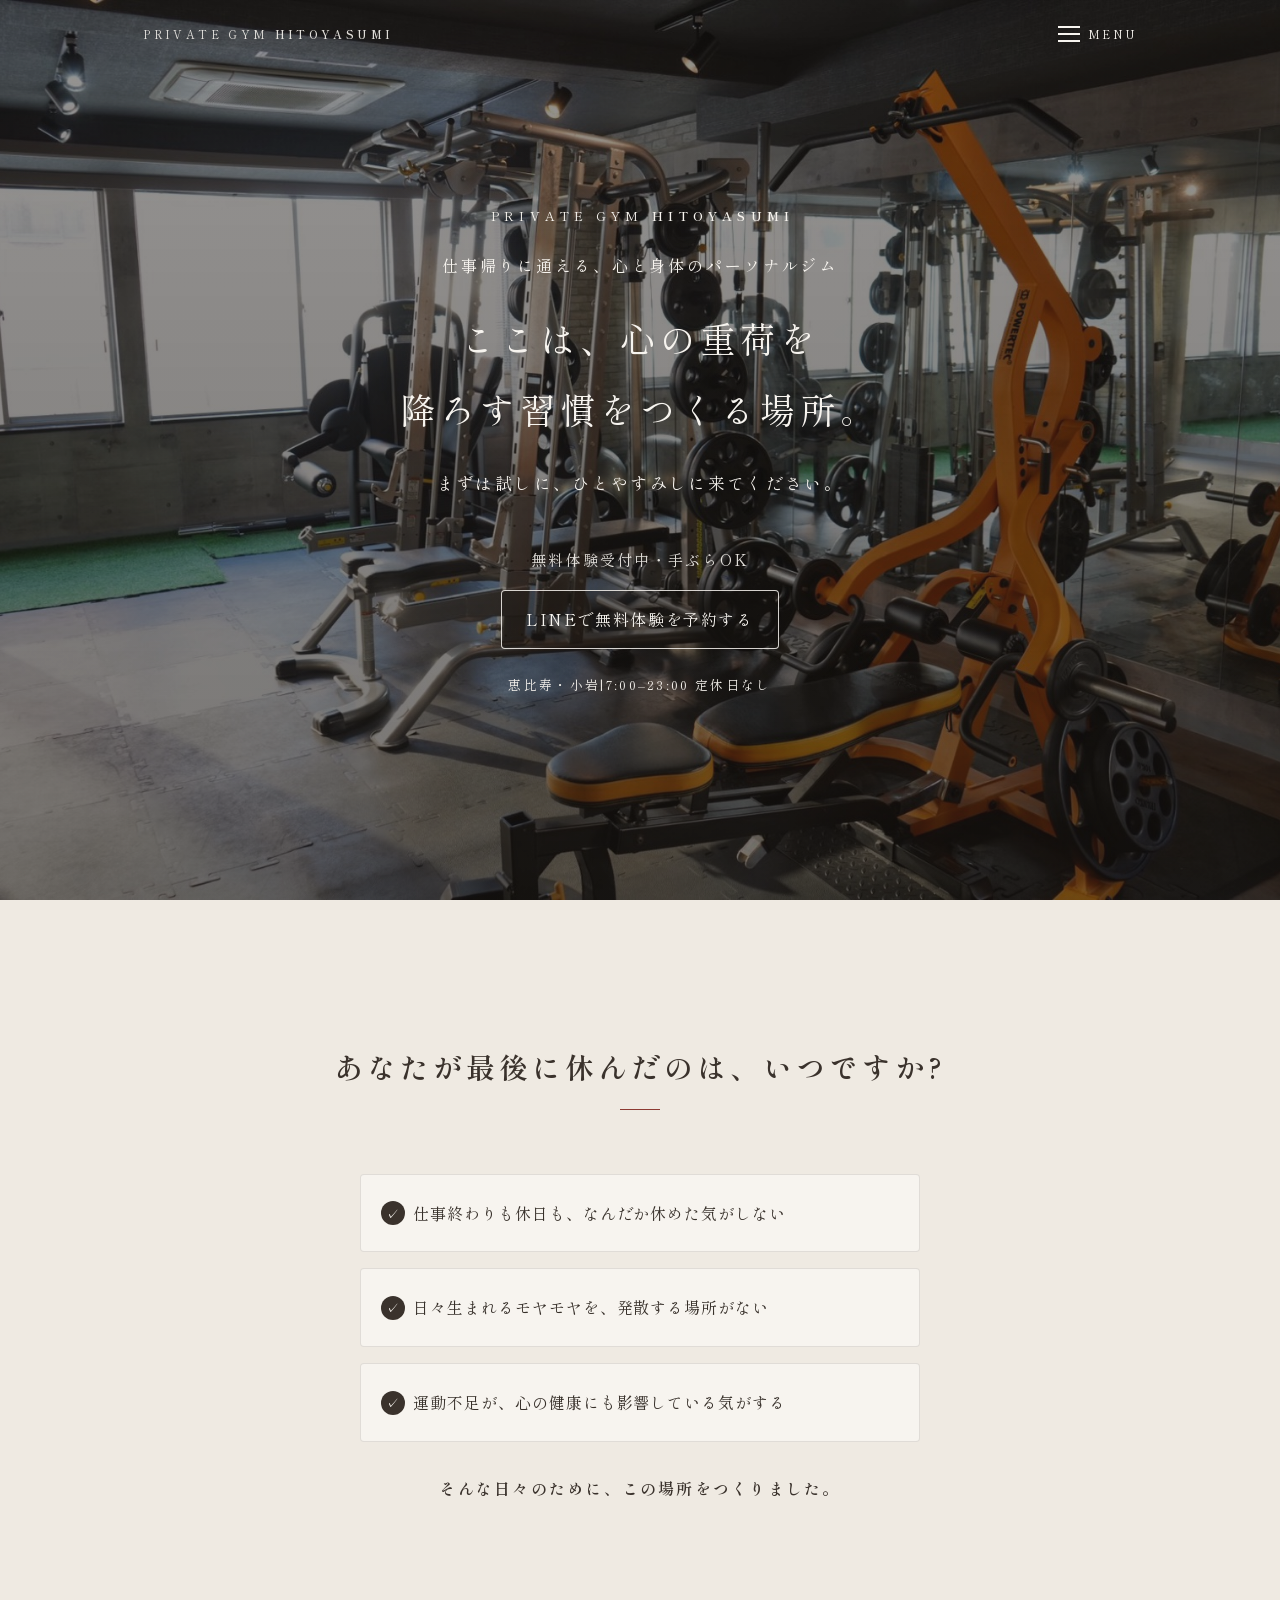
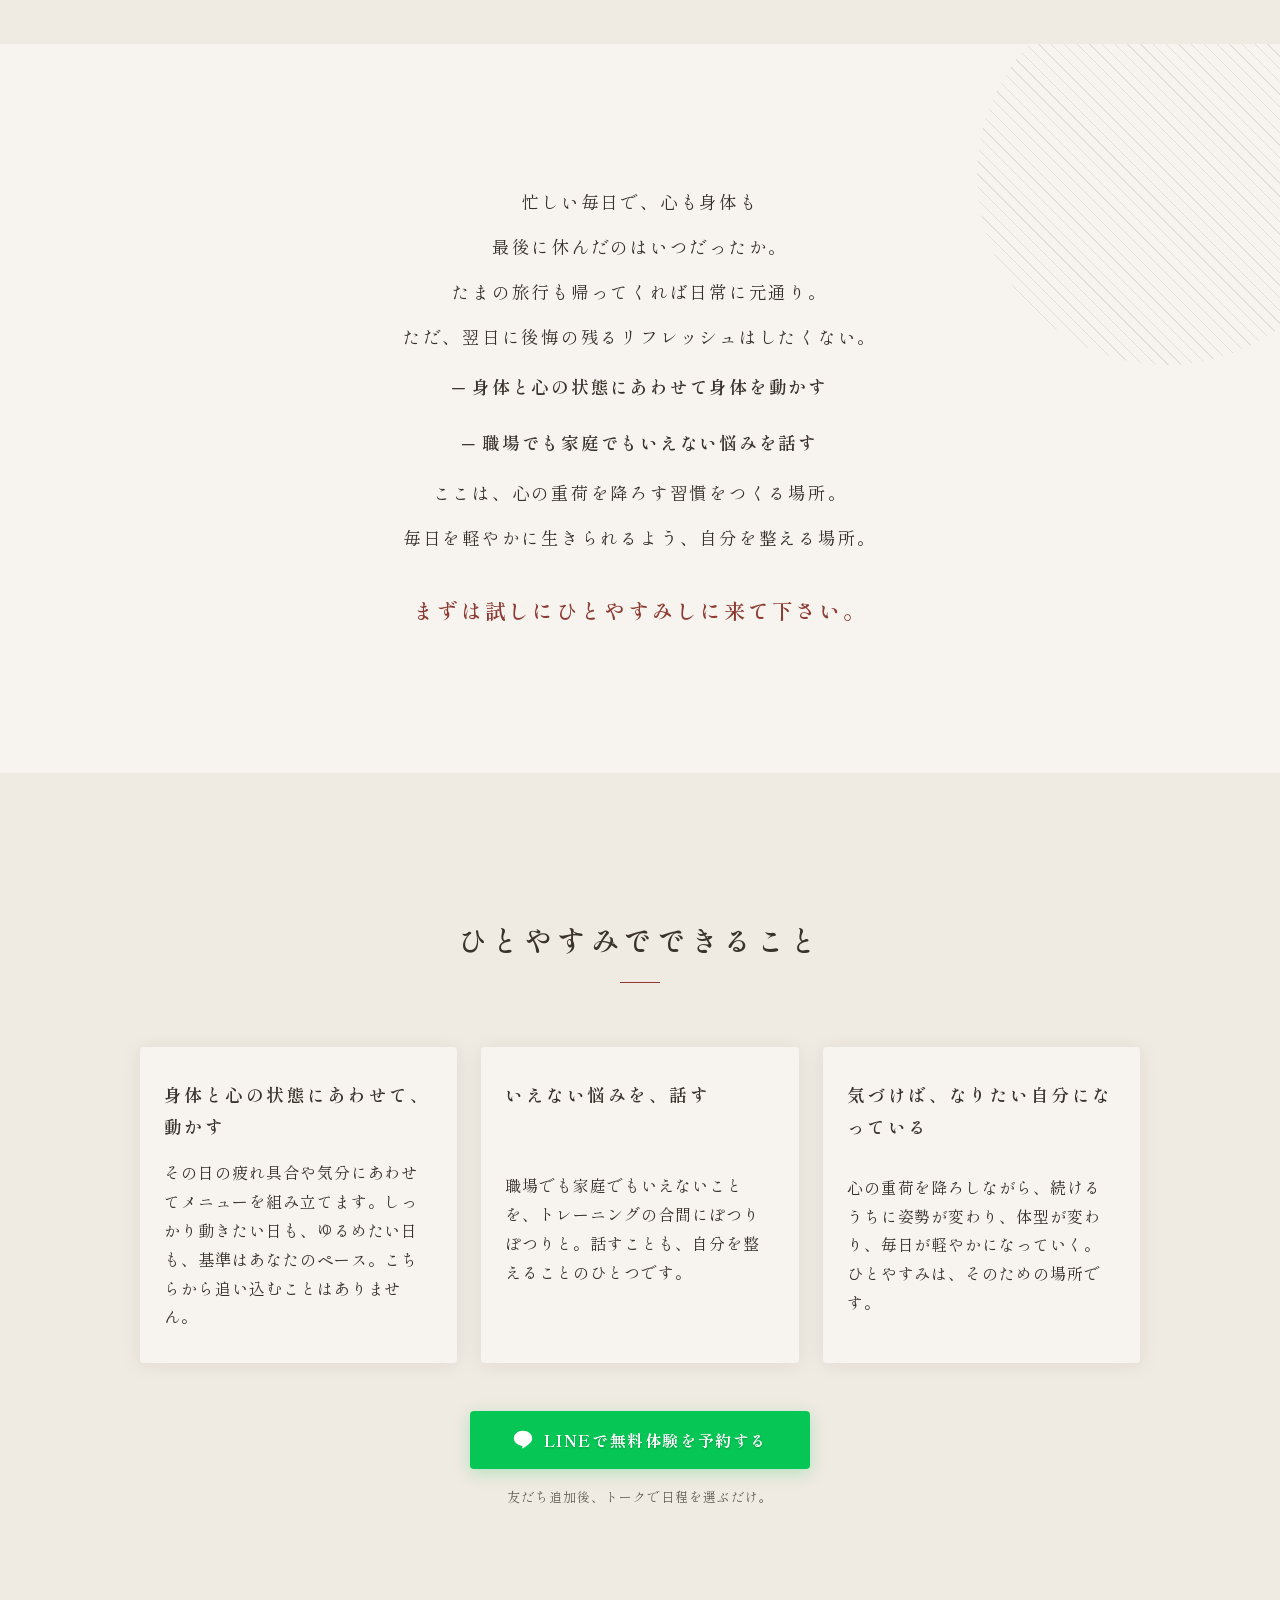
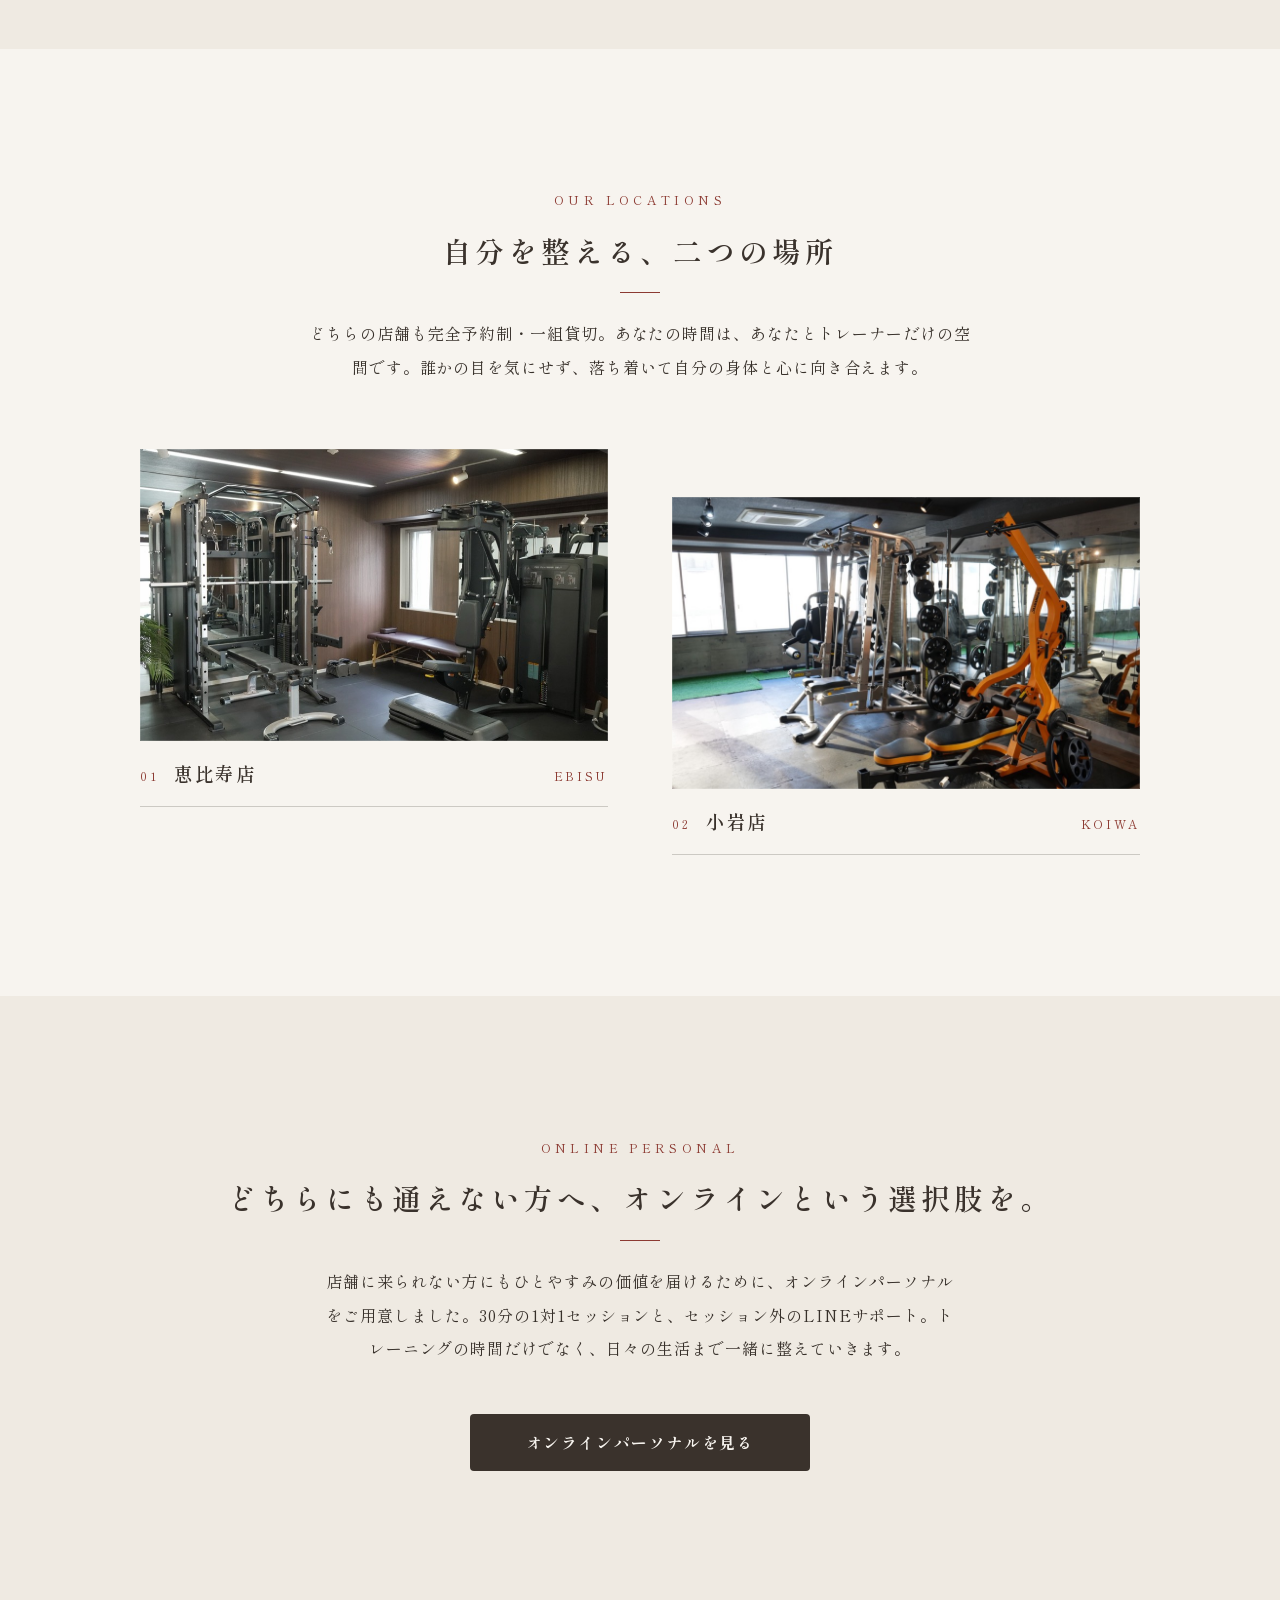
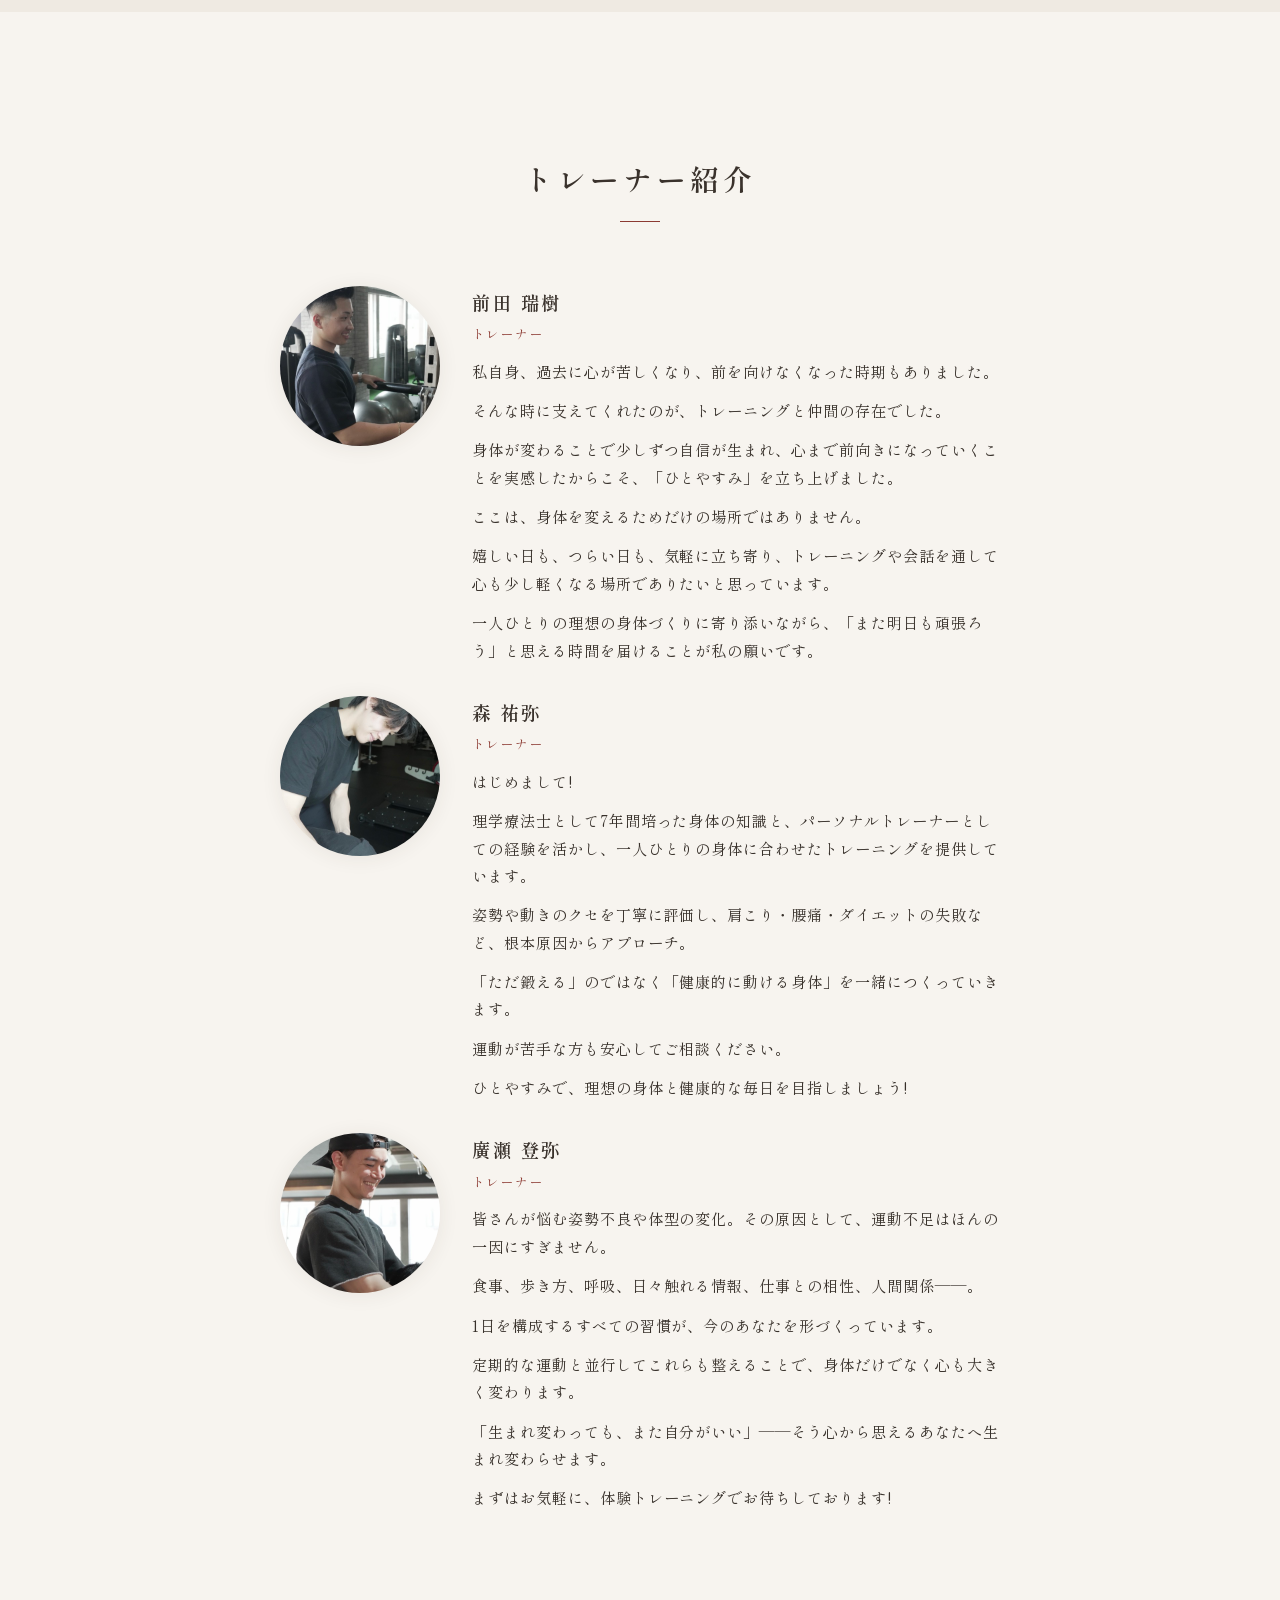
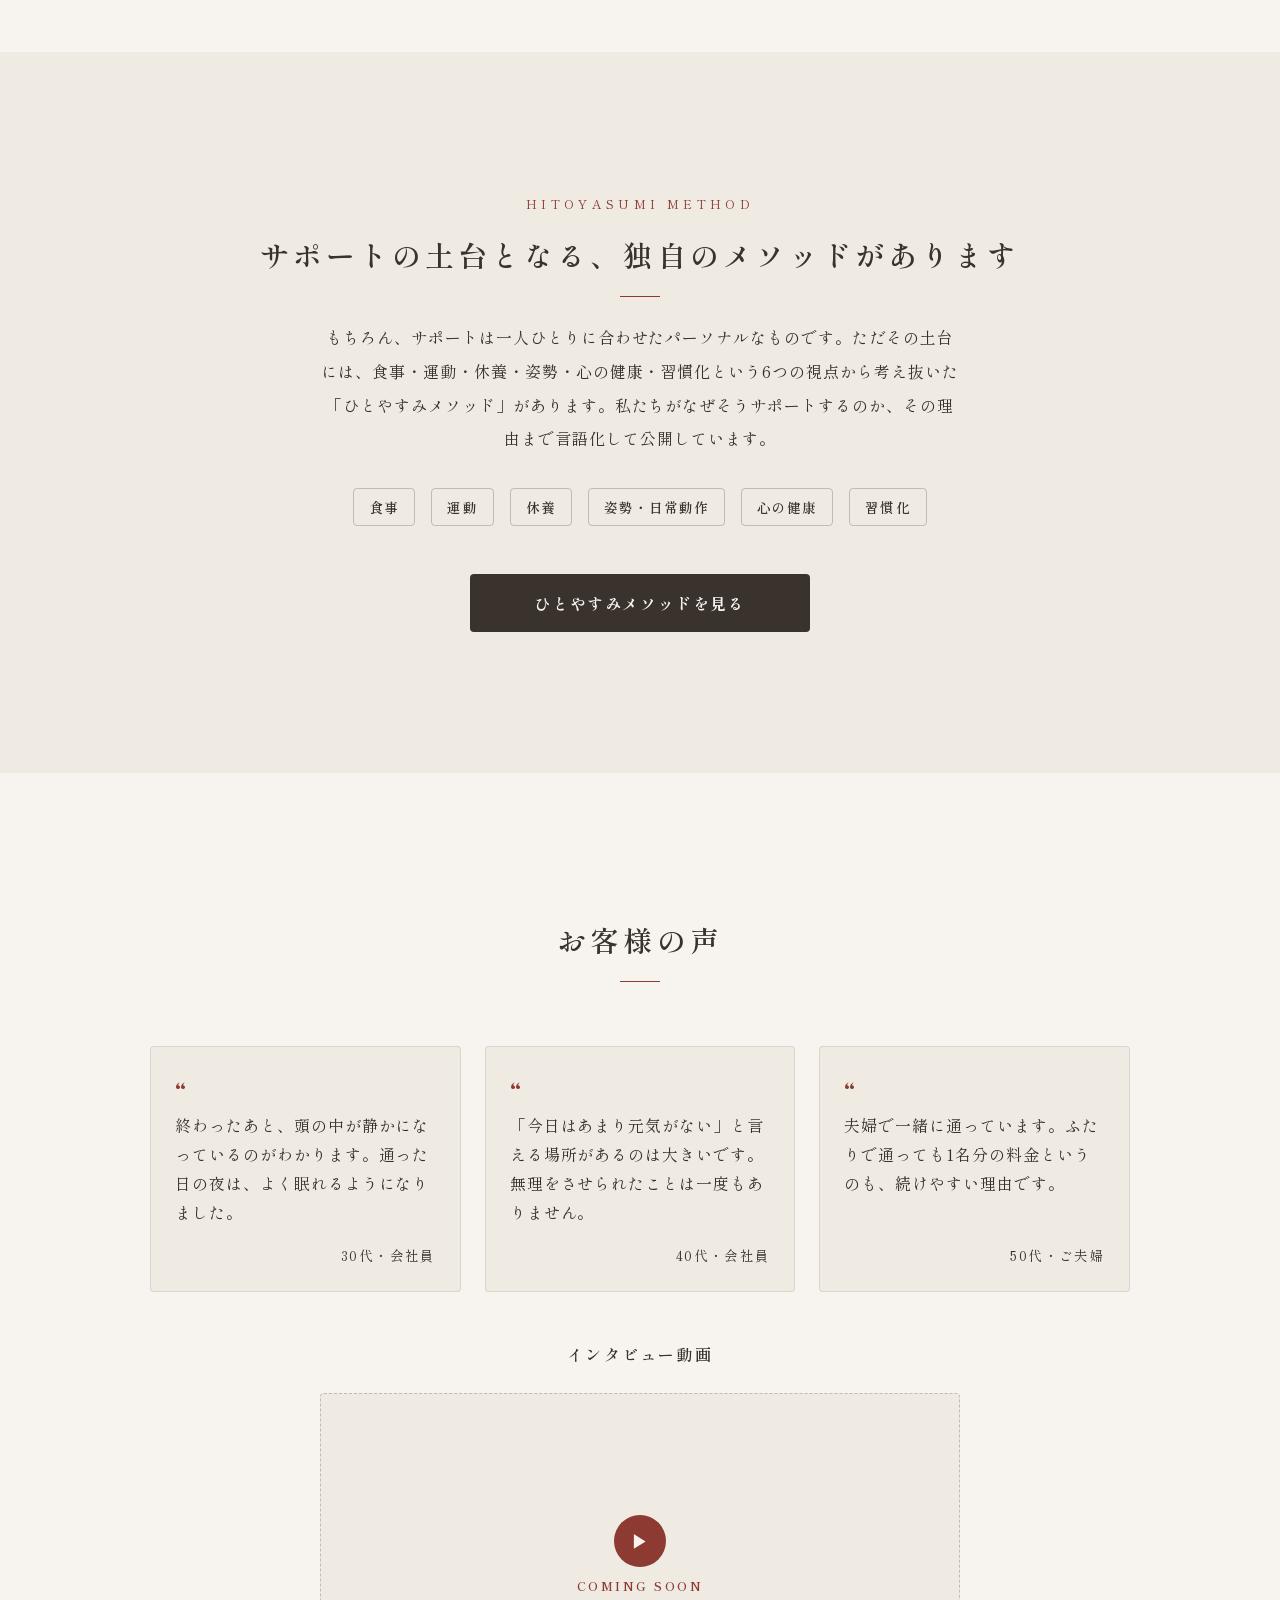
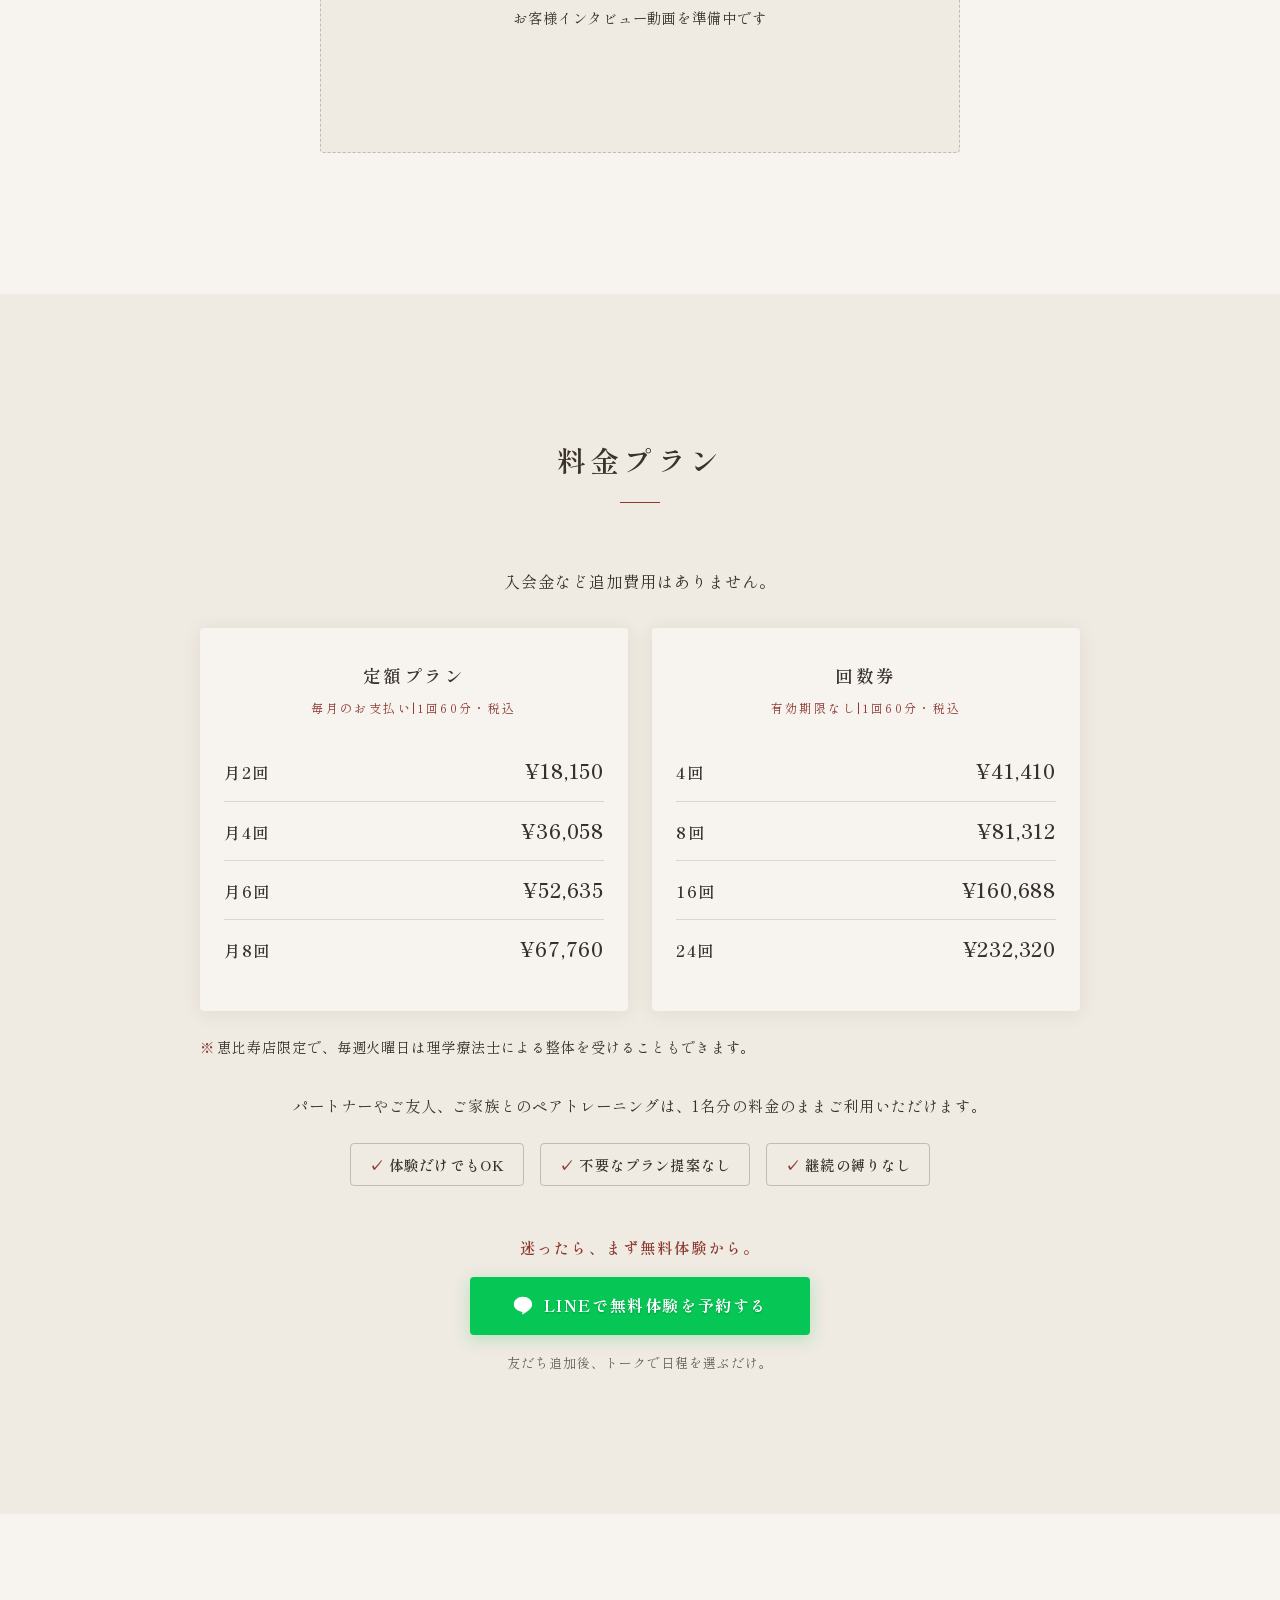
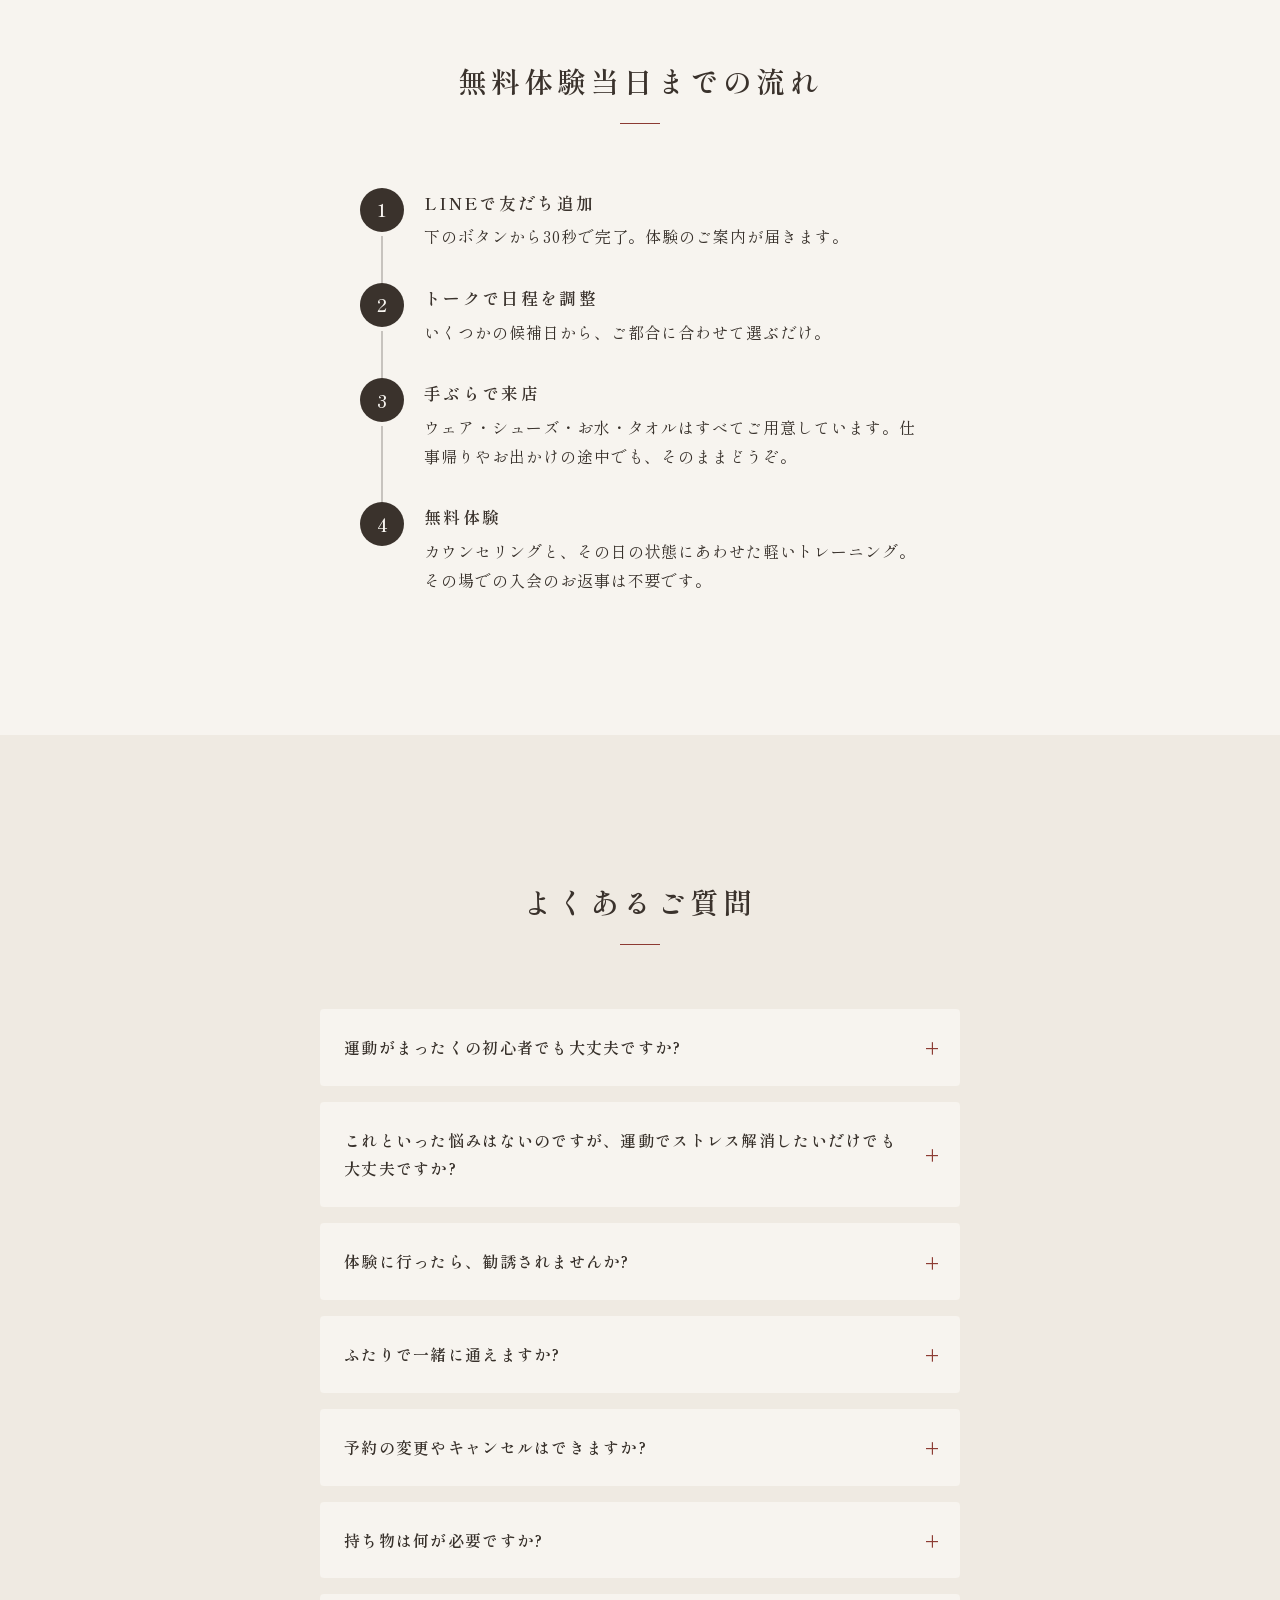
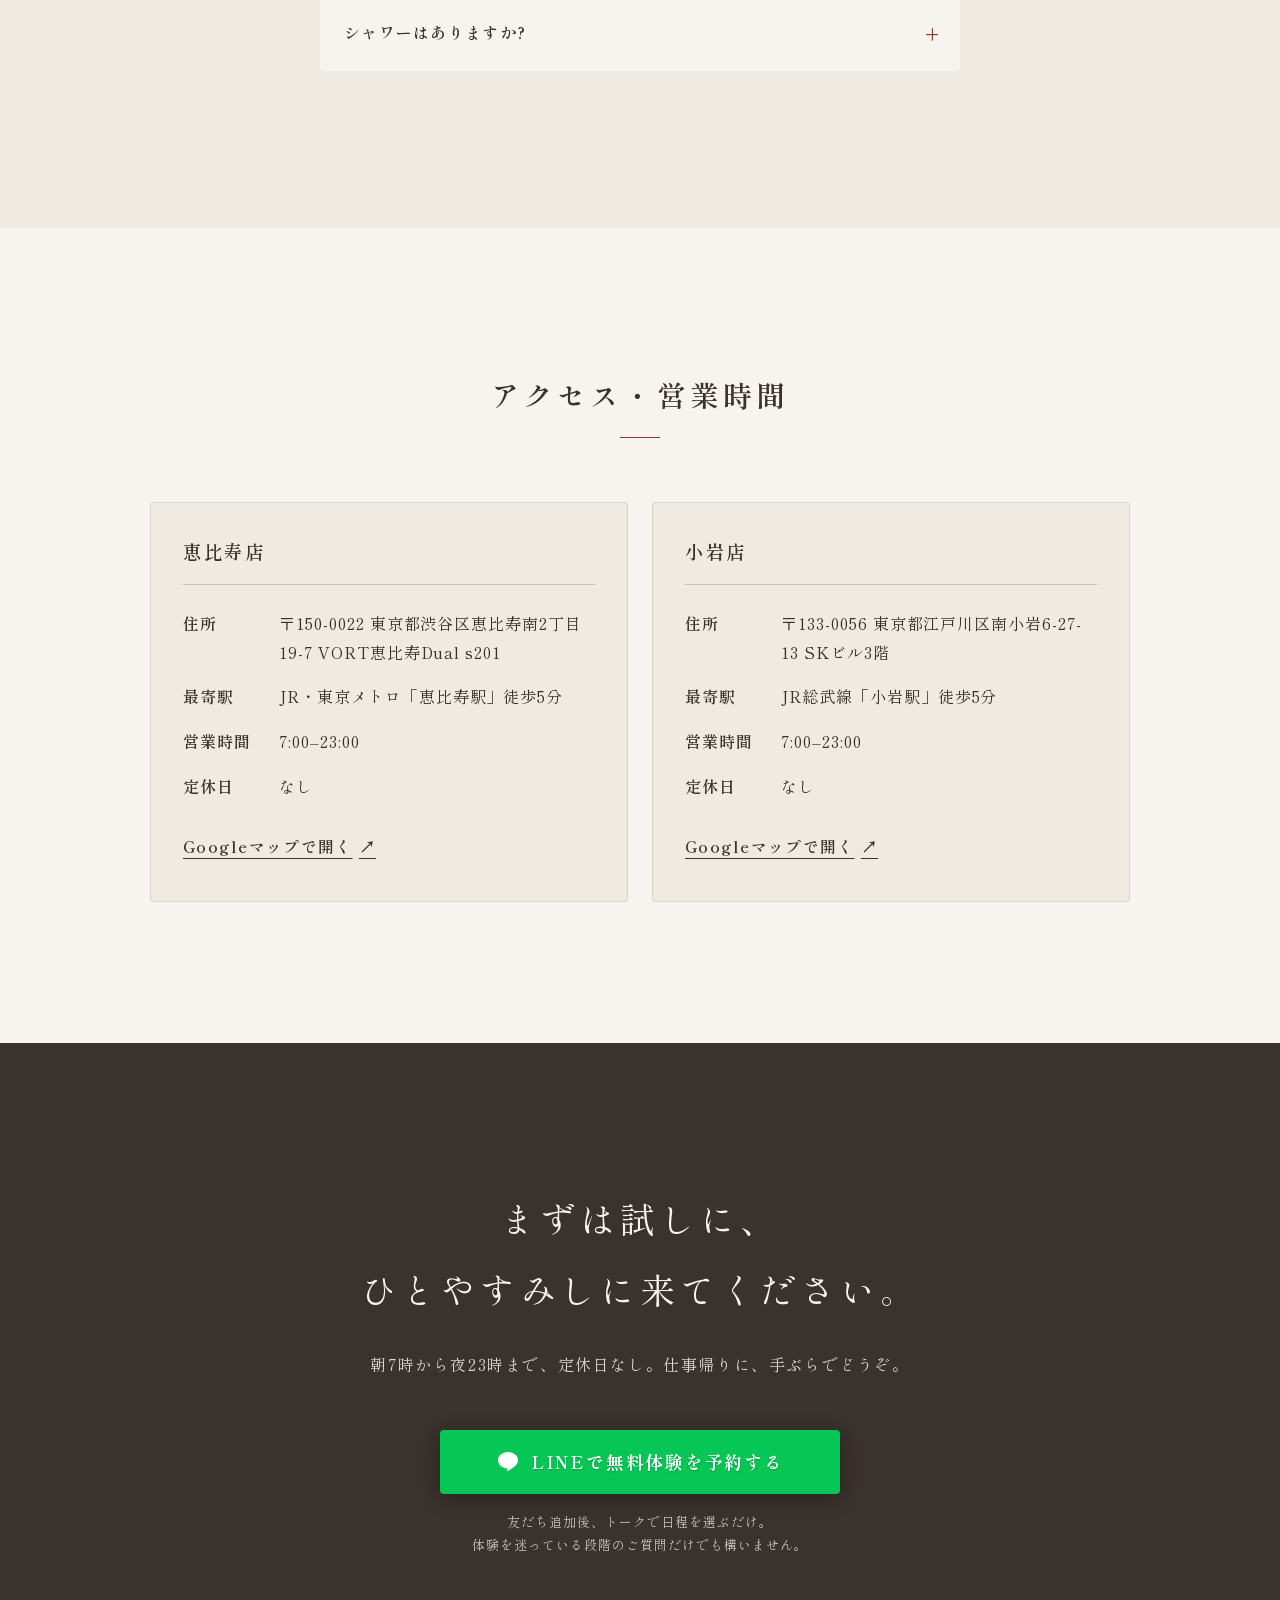
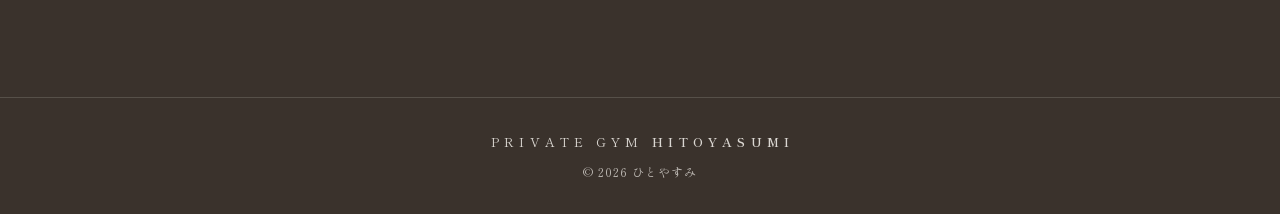
<file: index.html>
<!DOCTYPE html>
<html lang="ja">
<head>
  <meta charset="UTF-8">
  <meta name="viewport" content="width=device-width, initial-scale=1">

  <title>ひとやすみ|仕事帰りに、心と身体を整えるパーソナルジム(恵比寿・小岩)</title>
  <meta name="description" content="ここは、心の重荷を降ろす習慣をつくる場所。身体と心の状態にあわせて身体を動かし、いえない悩みを話す。恵比寿・小岩のプライベートジム「ひとやすみ」。朝7時〜23時・定休日なし。無料体験受付中、まずはLINEからご予約を。">
  <meta name="theme-color" content="#3A322C">

  <!-- .jsゲートは初回ペイント前に付与しないとフェードイン要素がちらつく(FOUC) -->
  <script>document.documentElement.classList.add('js')</script>

  <!--
    ▼ 絶対URLはここに集約。独自ドメイン移行時はこのブロックだけ書き換える。
  -->
  <link rel="canonical" href="https://hitoyasumi.co.jp/">
  <meta property="og:type" content="website">
  <meta property="og:title" content="ひとやすみ|仕事帰りに、心と身体を整えるパーソナルジム">
  <meta property="og:description" content="ここは、心の重荷を降ろす習慣をつくる場所。無料体験受付中。まずは試しにひとやすみしに来てください。">
  <meta property="og:url" content="https://hitoyasumi.co.jp/">
  <meta property="og:image" content="https://hitoyasumi.co.jp/assets/img/ogp-home.png">
  <meta property="og:image:width" content="1200">
  <meta property="og:image:height" content="630">
  <meta property="og:image:alt" content="ひとやすみ｜恵比寿・小岩のパーソナルジム">
  <meta property="og:site_name" content="ひとやすみ">
  <meta property="og:locale" content="ja_JP">
  <meta name="twitter:card" content="summary_large_image">
  <!-- ▲ 絶対URLここまで -->

  <!-- 暫定favicon(データURI・404回避)。TODO: 正式faviconができたら差し替え -->
  <link rel="icon" href="data:image/svg+xml,%3Csvg xmlns='http://www.w3.org/2000/svg' viewBox='0 0 32 32'%3E%3Crect width='32' height='32' rx='4' fill='%233A322C'/%3E%3Ctext x='16' y='23' font-size='17' text-anchor='middle' fill='%23F7F4EF' font-family='serif'%3E休%3C/text%3E%3C/svg%3E">
  <!-- TODO: apple-touch-icon(180x180)制作後に有効化
  <link rel="apple-touch-icon" href="assets/img/apple-touch-icon.png">
  -->

  <!-- LCP画像(ヒーロー1枚目)を先読み。2枚目はJSでロード後に注入する -->
  <link rel="preload" as="image" href="assets/img/koiwa-gym.jpg?v=2"
        imagesrcset="assets/img/koiwa-gym-960.jpg?v=2 960w, assets/img/koiwa-gym.jpg?v=2 1600w"
        imagesizes="100vw" fetchpriority="high">

  <link rel="preconnect" href="https://fonts.googleapis.com">
  <link rel="preconnect" href="https://fonts.gstatic.com" crossorigin>
  <!-- フォントCSSはレンダーブロックしないよう非同期読込(display=swap前提) -->
  <link rel="stylesheet"
        href="https://fonts.googleapis.com/css2?family=Shippori+Mincho:wght@400;600&display=swap"
        media="print" onload="this.media='all'">
  <noscript>
    <link rel="stylesheet" href="https://fonts.googleapis.com/css2?family=Shippori+Mincho:wght@400;600&display=swap">
  </noscript>

  <link rel="stylesheet" href="css/style.css">

  <!-- JSON-LD (LocalBusiness×2店舗)。電話番号を掲載する場合は "telephone" を追加する -->
  <script type="application/ld+json">
  [
    {
      "@context": "https://schema.org",
      "@type": "HealthClub",
      "name": "ひとやすみ 恵比寿店",
      "description": "仕事帰りに、心と身体を整えるパーソナルジム",
      "image": "https://hitoyasumi.co.jp/assets/img/ebisu-gym.jpg?v=2",
      "priceRange": "¥18,150〜",
      "address": {
        "@type": "PostalAddress",
        "postalCode": "150-0022",
        "addressRegion": "東京都",
        "addressLocality": "渋谷区",
        "streetAddress": "恵比寿南2-19-7 VORT恵比寿Dual s201"
      },
      "openingHours": "Mo-Su 07:00-23:00",
      "url": "https://hitoyasumi.co.jp/"
    },
    {
      "@context": "https://schema.org",
      "@type": "HealthClub",
      "name": "ひとやすみ 小岩店",
      "description": "仕事帰りに、心と身体を整えるパーソナルジム",
      "image": "https://hitoyasumi.co.jp/assets/img/koiwa-gym.jpg?v=2",
      "priceRange": "¥18,150〜",
      "address": {
        "@type": "PostalAddress",
        "postalCode": "133-0056",
        "addressRegion": "東京都",
        "addressLocality": "江戸川区",
        "streetAddress": "南小岩6-27-13 SKビル3階"
      },
      "openingHours": "Mo-Su 07:00-23:00",
      "url": "https://hitoyasumi.co.jp/"
    }
  ]
  </script>
</head>
<body>

  <header class="site-header">
    <div class="container site-header__inner">
      <a class="site-header__brand" href="index.html">PRIVATE GYM <span>HITOYASUMI</span></a>
      <button class="site-header__menu-btn" id="menu-btn" type="button" aria-expanded="false" aria-controls="site-nav">
        <span class="site-header__menu-icon" aria-hidden="true"></span>
        MENU
      </button>
    </div>
  </header>

  <nav class="site-nav" id="site-nav" aria-label="サイトメニュー">
    <ul class="site-nav__list">
      <li><a href="index.html">ホーム</a></li>
      <li><a href="method.html">ひとやすみメソッド</a></li>
      <li><a href="online.html">オンラインパーソナル</a></li>
      <li><a class="site-nav__cta" href="https://lin.ee/uh5e5la" data-cta="nav">LINEで無料体験を予約する</a></li>
    </ul>
  </nav>

  <main>

    <!-- 1. ヒーロー(恵比寿店⇔小岩店の内装がゆっくりクロスフェード) -->
    <section class="hero" id="hero">
      <img class="hero__bg" src="assets/img/koiwa-gym.jpg?v=2"
           srcset="assets/img/koiwa-gym-960.jpg?v=2 960w, assets/img/koiwa-gym.jpg?v=2 1600w"
           sizes="100vw" alt="" width="1600" height="1067" fetchpriority="high">
      <!-- 2枚目はLCPと帯域を奪い合わないよう、ロード完了後にJSがsrcを注入してから重ねる -->
      <img class="hero__bg hero__bg--alt" src="[data-uri]"
           data-src="assets/img/ebisu-gym.jpg?v=2"
           data-srcset="assets/img/ebisu-gym-960.jpg?v=2 960w, assets/img/ebisu-gym.jpg?v=2 1600w"
           sizes="100vw" alt="" width="1600" height="900" aria-hidden="true">
      <div class="hero__veil" aria-hidden="true"></div>
      <div class="container hero__inner">
        <p class="hero__brand">PRIVATE GYM <span>HITOYASUMI</span></p>
        <p class="hero__lead">仕事帰りに通える、心と身体のパーソナルジム</p>
        <h1 class="hero__title">ここは、心の重荷を<br>降ろす習慣をつくる場所。</h1>
        <p class="hero__sub"><span>まずは試しに、</span><span>ひとやすみしに来てください。</span></p>
        <div class="cta hero__cta">
          <p class="cta__condition cta__condition--hero">無料体験受付中・手ぶらOK</p>
          <a class="cta__button cta__button--ghost" href="https://lin.ee/uh5e5la" data-cta="hero">LINEで無料体験を予約する</a>
        </div>
        <p class="hero__place">恵比寿・小岩|7:00–23:00 定休日なし</p>
      </div>
    </section>

    <!-- 2. 悩み共感 -->
    <section class="worries section section--alt fade-in">
      <div class="container">
        <h2 class="section__title"><span>あなたが最後に休んだのは、</span><span>いつですか?</span></h2>
        <ul class="worries__list">
          <li class="worries__item">仕事終わりも休日も、なんだか休めた気がしない</li>
          <li class="worries__item">日々生まれるモヤモヤを、発散する場所がない</li>
          <li class="worries__item">運動不足が、心の健康にも影響している気がする</li>
        </ul>
        <p class="worries__bridge"><span>そんな日々のために、</span><span>この場所をつくりました。</span></p>
      </div>
    </section>

    <!-- 3. コンセプト(詩) -->
    <section class="concept section fade-in">
      <div class="container">
        <h2 class="section__title section__title--hidden">ひとやすみのコンセプト</h2>
        <div class="concept__poem">
          <p class="concept__line">忙しい毎日で、心も身体も</p>
          <p class="concept__line">最後に休んだのはいつだったか。</p>
          <p class="concept__line">たまの旅行も帰ってくれば日常に元通り。</p>
          <p class="concept__line">ただ、翌日に後悔の残るリフレッシュはしたくない。</p>
          <p class="concept__line concept__line--em">─ 身体と心の状態にあわせて身体を動かす</p>
          <p class="concept__line concept__line--em">─ 職場でも家庭でもいえない悩みを話す</p>
          <p class="concept__line">ここは、心の重荷を降ろす習慣をつくる場所。</p>
          <p class="concept__line">毎日を軽やかに生きられるよう、自分を整える場所。</p>
          <p class="concept__line concept__line--close">まずは試しにひとやすみしに来て下さい。</p>
        </div>
      </div>
    </section>

    <!-- 4. できること -->
    <section class="features section section--alt fade-in">
      <div class="container">
        <h2 class="section__title">ひとやすみでできること</h2>
        <div class="features__grid">
          <article class="card card--text">
            <!-- TODO: 写真が用意できたら、ここに .card__visual（img＋イメージ注記）を戻す -->
            <h3 class="card__title">身体と心の状態にあわせて、動かす</h3>
            <p class="card__text">その日の疲れ具合や気分にあわせてメニューを組み立てます。しっかり動きたい日も、ゆるめたい日も、基準はあなたのペース。こちらから追い込むことはありません。</p>
          </article>
          <article class="card card--text">
            <!-- TODO: 写真が用意できたら、ここに .card__visual（img＋イメージ注記）を戻す -->
            <h3 class="card__title">いえない悩みを、話す</h3>
            <p class="card__text">職場でも家庭でもいえないことを、トレーニングの合間にぽつりぽつりと。話すことも、自分を整えることのひとつです。</p>
          </article>
          <article class="card card--text">
            <!-- TODO: 写真が用意できたら、ここに .card__visual（img＋イメージ注記）を戻す -->
            <h3 class="card__title">気づけば、なりたい自分になっている</h3>
            <p class="card__text">心の重荷を降ろしながら、続けるうちに姿勢が変わり、体型が変わり、毎日が軽やかになっていく。ひとやすみは、そのための場所です。</p>
          </article>
        </div>
        <div class="cta cta--mid">
          <a class="cta__button" href="https://lin.ee/uh5e5la" data-cta="mid_feature">
            <svg class="cta__icon" viewBox="0 0 24 24" width="22" height="22" aria-hidden="true"><path fill="currentColor" d="M12 2C6.48 2 2 5.64 2 10.13c0 4.03 3.55 7.4 8.34 8.04.33.07.77.22.88.5.1.26.07.66.03.92l-.14.86c-.04.26-.2 1 .88.55 1.08-.46 5.83-3.44 7.96-5.89C21.4 13.5 22 11.9 22 10.13 22 5.64 17.52 2 12 2z"/></svg>
            LINEで無料体験を予約する
          </a>
          <p class="cta__note">友だち追加後、トークで日程を選ぶだけ。</p>
        </div>
      </div>
    </section>

    <!-- 5. 店舗紹介 -->
    <section class="locations section fade-in">
      <div class="container">
        <p class="section__eyebrow">OUR LOCATIONS</p>
        <h2 class="section__title">自分を整える、二つの場所</h2>
        <p class="locations__lead">どちらの店舗も完全予約制・一組貸切。あなたの時間は、あなたとトレーナーだけの空間です。誰かの目を気にせず、落ち着いて自分の身体と心に向き合えます。</p>
        <div class="locations__grid">
          <figure class="location">
            <div class="location__visual">
              <img class="location__img" src="assets/img/ebisu-gym.jpg?v=2"
                   srcset="assets/img/ebisu-gym-960.jpg?v=2 960w, assets/img/ebisu-gym.jpg?v=2 1600w"
                   sizes="(min-width: 768px) 50vw, 100vw"
                   alt="木目と黒を基調にしたひとやすみ恵比寿店の店内" width="1600" height="900" loading="lazy">
            </div>
            <figcaption class="location__caption">
              <span class="location__number">01</span>
              <span class="location__name">恵比寿店</span>
              <span class="location__en">EBISU</span>
            </figcaption>
          </figure>
          <figure class="location">
            <div class="location__visual">
              <img class="location__img" src="assets/img/koiwa-gym.jpg?v=2"
                   srcset="assets/img/koiwa-gym-960.jpg?v=2 960w, assets/img/koiwa-gym.jpg?v=2 1600w"
                   sizes="(min-width: 768px) 50vw, 100vw"
                   alt="大きな窓と充実した設備を備えたひとやすみ小岩店の店内" width="1600" height="1067" loading="lazy">
            </div>
            <figcaption class="location__caption">
              <span class="location__number">02</span>
              <span class="location__name">小岩店</span>
              <span class="location__en">KOIWA</span>
            </figcaption>
          </figure>
        </div>
      </div>
    </section>

    <!-- 5b. オンラインパーソナル導線(店舗に通えない方へ) -->
    <section class="method-teaser section section--alt fade-in" id="online">
      <div class="container">
        <p class="section__eyebrow">ONLINE PERSONAL</p>
        <h2 class="section__title"><span>どちらにも通えない方へ、</span><span>オンラインという選択肢を。</span></h2>
        <p class="method-teaser__lead">店舗に来られない方にもひとやすみの価値を届けるために、オンラインパーソナルをご用意しました。30分の1対1セッションと、セッション外のLINEサポート。トレーニングの時間だけでなく、日々の生活まで一緒に整えていきます。</p>
        <div class="cta cta--mid">
          <a class="cta__button cta__button--outline" href="online.html">オンラインパーソナルを見る</a>
        </div>
      </div>
    </section>

    <!-- 6. トレーナー紹介(3名) -->
    <section class="trainer section fade-in">
      <div class="container">
        <h2 class="section__title">トレーナー紹介</h2>
        <div class="trainers__grid">
          <article class="trainer-card">
            <img class="trainer-card__photo" src="assets/img/trainer-maeda.jpg" alt="前田瑞樹の写真" width="480" height="480" loading="lazy">
            <div class="trainer-card__body">
              <p class="trainer-card__name">前田 瑞樹<span class="trainer-card__role">トレーナー</span></p>
              <p class="trainer-card__bio">私自身、過去に心が苦しくなり、前を向けなくなった時期もありました。</p>
              <p class="trainer-card__bio">そんな時に支えてくれたのが、トレーニングと仲間の存在でした。</p>
              <p class="trainer-card__bio">身体が変わることで少しずつ自信が生まれ、心まで前向きになっていくことを実感したからこそ、「ひとやすみ」を立ち上げました。</p>
              <p class="trainer-card__bio">ここは、身体を変えるためだけの場所ではありません。</p>
              <p class="trainer-card__bio">嬉しい日も、つらい日も、気軽に立ち寄り、トレーニングや会話を通して心も少し軽くなる場所でありたいと思っています。</p>
              <p class="trainer-card__bio">一人ひとりの理想の身体づくりに寄り添いながら、「また明日も頑張ろう」と思える時間を届けることが私の願いです。</p>
            </div>
          </article>
          <article class="trainer-card">
            <img class="trainer-card__photo" src="assets/img/trainer-mori.jpg" alt="森祐弥の写真" width="480" height="480" loading="lazy">
            <div class="trainer-card__body">
              <p class="trainer-card__name">森 祐弥<span class="trainer-card__role">トレーナー</span></p>
              <p class="trainer-card__bio">はじめまして!</p>
              <p class="trainer-card__bio">理学療法士として7年間培った身体の知識と、パーソナルトレーナーとしての経験を活かし、一人ひとりの身体に合わせたトレーニングを提供しています。</p>
              <p class="trainer-card__bio">姿勢や動きのクセを丁寧に評価し、肩こり・腰痛・ダイエットの失敗など、根本原因からアプローチ。</p>
              <p class="trainer-card__bio">「ただ鍛える」のではなく「健康的に動ける身体」を一緒につくっていきます。</p>
              <p class="trainer-card__bio">運動が苦手な方も安心してご相談ください。</p>
              <p class="trainer-card__bio">ひとやすみで、理想の身体と健康的な毎日を目指しましょう!</p>
            </div>
          </article>
          <article class="trainer-card">
            <img class="trainer-card__photo" src="assets/img/trainer-hirose.jpg" alt="廣瀬登弥の写真" width="480" height="480" loading="lazy">
            <div class="trainer-card__body">
              <p class="trainer-card__name">廣瀬 登弥<span class="trainer-card__role">トレーナー</span></p>
              <p class="trainer-card__bio">皆さんが悩む姿勢不良や体型の変化。その原因として、運動不足はほんの一因にすぎません。</p>
              <p class="trainer-card__bio">食事、歩き方、呼吸、日々触れる情報、仕事との相性、人間関係――。</p>
              <p class="trainer-card__bio">1日を構成するすべての習慣が、今のあなたを形づくっています。</p>
              <p class="trainer-card__bio">定期的な運動と並行してこれらも整えることで、身体だけでなく心も大きく変わります。</p>
              <p class="trainer-card__bio">「生まれ変わっても、また自分がいい」――そう心から思えるあなたへ生まれ変わらせます。</p>
              <p class="trainer-card__bio">まずはお気軽に、体験トレーニングでお待ちしております!</p>
            </div>
          </article>
        </div>
      </div>
    </section>

    <!-- 6.5 メソッド訴求 -->
    <section class="method-teaser section section--alt fade-in">
      <div class="container">
        <p class="section__eyebrow">HITOYASUMI METHOD</p>
        <h2 class="section__title"><span>サポートの土台となる、</span><span>独自のメソッドがあります</span></h2>
        <p class="method-teaser__lead">もちろん、サポートは一人ひとりに合わせたパーソナルなものです。ただその土台には、食事・運動・休養・姿勢・心の健康・習慣化という6つの視点から考え抜いた「ひとやすみメソッド」があります。私たちがなぜそうサポートするのか、その理由まで言語化して公開しています。</p>
        <ul class="method-teaser__tags">
          <li>食事</li><li>運動</li><li>休養</li><li>姿勢・日常動作</li><li>心の健康</li><li>習慣化</li>
        </ul>
        <div class="cta cta--mid">
          <a class="cta__button cta__button--outline" href="method.html">ひとやすみメソッドを見る</a>
        </div>
      </div>
    </section>

    <!-- 7. お客様の声 -->
    <section class="voices section fade-in">
      <div class="container">
        <h2 class="section__title">お客様の声</h2>
        <!-- TODO: 実際のお客様の声(掲載許可済みのもの)に差し替え -->
        <div class="voices__grid">
          <figure class="voice">
            <blockquote class="voice__text">終わったあと、頭の中が静かになっているのがわかります。通った日の夜は、よく眠れるようになりました。</blockquote>
            <figcaption class="voice__meta">30代・会社員</figcaption>
          </figure>
          <figure class="voice">
            <blockquote class="voice__text">「今日はあまり元気がない」と言える場所があるのは大きいです。無理をさせられたことは一度もありません。</blockquote>
            <figcaption class="voice__meta">40代・会社員</figcaption>
          </figure>
          <figure class="voice">
            <blockquote class="voice__text">夫婦で一緒に通っています。ふたりで通っても1名分の料金というのも、続けやすい理由です。</blockquote>
            <figcaption class="voice__meta">50代・ご夫婦</figcaption>
          </figure>
        </div>
        <!-- TODO: お客様インタビュー動画を準備でき次第、下記プレースホルダーを差し替え -->
        <div class="voices__videos">
          <h3 class="voices__videos-title">インタビュー動画</h3>
          <div class="video-placeholder">
            <span class="video-placeholder__icon" aria-hidden="true">▶</span>
            <p class="video-placeholder__badge">Coming Soon</p>
            <p class="video-placeholder__text">お客様インタビュー動画を準備中です</p>
          </div>
        </div>
      </div>
    </section>

    <!-- 8. 料金 -->
    <section class="pricing section section--alt fade-in">
      <div class="container">
        <h2 class="section__title">料金プラン</h2>
        <p class="pricing__lead">入会金など追加費用はありません。</p>
        <div class="pricing__groups">
          <div class="pricing__group">
            <h3 class="pricing__group-title">定額プラン<span class="pricing__group-sub">毎月のお支払い|1回60分・税込</span></h3>
            <ul class="price-table">
              <li class="price-table__row"><span class="price-table__label">月2回</span><span class="price-table__price">¥18,150</span></li>
              <li class="price-table__row"><span class="price-table__label">月4回</span><span class="price-table__price">¥36,058</span></li>
              <li class="price-table__row"><span class="price-table__label">月6回</span><span class="price-table__price">¥52,635</span></li>
              <li class="price-table__row"><span class="price-table__label">月8回</span><span class="price-table__price">¥67,760</span></li>
            </ul>
          </div>
          <div class="pricing__group">
            <h3 class="pricing__group-title">回数券<span class="pricing__group-sub">有効期限なし|1回60分・税込</span></h3>
            <ul class="price-table">
              <li class="price-table__row"><span class="price-table__label">4回</span><span class="price-table__price">¥41,410</span></li>
              <li class="price-table__row"><span class="price-table__label">8回</span><span class="price-table__price">¥81,312</span></li>
              <li class="price-table__row"><span class="price-table__label">16回</span><span class="price-table__price">¥160,688</span></li>
              <li class="price-table__row"><span class="price-table__label">24回</span><span class="price-table__price">¥232,320</span></li>
            </ul>
          </div>
        </div>
        <ul class="pricing__notes">
          <li class="pricing__note">恵比寿店限定で、毎週火曜日は理学療法士による整体を受けることもできます。</li>
        </ul>
        <p class="pricing__pair">パートナーやご友人、ご家族とのペアトレーニングは、1名分の料金のままご利用いただけます。</p>
        <ul class="assurance">
          <li class="assurance__item">体験だけでもOK</li>
          <li class="assurance__item">不要なプラン提案なし</li>
          <li class="assurance__item">継続の縛りなし</li>
        </ul>
        <div class="cta cta--mid">
          <p class="cta__condition">迷ったら、まず無料体験から。</p>
          <a class="cta__button" href="https://lin.ee/uh5e5la" data-cta="mid_pricing">
            <svg class="cta__icon" viewBox="0 0 24 24" width="22" height="22" aria-hidden="true"><path fill="currentColor" d="M12 2C6.48 2 2 5.64 2 10.13c0 4.03 3.55 7.4 8.34 8.04.33.07.77.22.88.5.1.26.07.66.03.92l-.14.86c-.04.26-.2 1 .88.55 1.08-.46 5.83-3.44 7.96-5.89C21.4 13.5 22 11.9 22 10.13 22 5.64 17.52 2 12 2z"/></svg>
            LINEで無料体験を予約する
          </a>
          <p class="cta__note">友だち追加後、トークで日程を選ぶだけ。</p>
        </div>
      </div>
    </section>

    <!-- 9. 体験の流れ -->
    <section class="flow section fade-in">
      <div class="container">
        <h2 class="section__title">無料体験当日までの流れ</h2>
        <ol class="flow__list">
          <li class="flow__step">
            <h3 class="flow__title">LINEで友だち追加</h3>
            <p class="flow__text">下のボタンから30秒で完了。体験のご案内が届きます。</p>
          </li>
          <li class="flow__step">
            <h3 class="flow__title">トークで日程を調整</h3>
            <p class="flow__text">いくつかの候補日から、ご都合に合わせて選ぶだけ。<!-- TODO: 返信目安を実運用に合わせる --></p>
          </li>
          <li class="flow__step">
            <h3 class="flow__title">手ぶらで来店</h3>
            <p class="flow__text">ウェア・シューズ・お水・タオルはすべてご用意しています。仕事帰りやお出かけの途中でも、そのままどうぞ。</p>
          </li>
          <li class="flow__step">
            <h3 class="flow__title">無料体験</h3>
            <p class="flow__text">カウンセリングと、その日の状態にあわせた軽いトレーニング。その場での入会のお返事は不要です。<!-- TODO: 体験の所要時間を実データ確認 --></p>
          </li>
        </ol>
      </div>
    </section>

    <!-- 10. FAQ -->
    <section class="faq section section--alt fade-in">
      <div class="container">
        <h2 class="section__title">よくあるご質問</h2>
        <details class="faq__item">
          <summary class="faq__q">運動がまったくの初心者でも大丈夫ですか?</summary>
          <p class="faq__a">はい。その日の体力・気分にあわせてメニューを組むので、ついていけない心配はありません。</p>
        </details>
        <details class="faq__item">
          <summary class="faq__q">これといった悩みはないのですが、運動でストレス解消したいだけでも大丈夫ですか?</summary>
          <p class="faq__a">もちろんです。身体の悩みから始める方もいれば、「リフレッシュの時間がない」というぼんやりした気持ちから通い始める方もいらっしゃいます。空間づくりやトレーニングメニューの組み方にこだわっているので、通ううちに心も自然と整って「意外と今まで疲れていたんだ」と気付くお客様もいらっしゃいます。</p>
        </details>
        <details class="faq__item">
          <summary class="faq__q">体験に行ったら、勧誘されませんか?</summary>
          <p class="faq__a">されません。体験の最後に料金のご案内はしますが、その場での返事は不要です。後日LINEでゆっくりご検討ください。</p>
        </details>
        <details class="faq__item">
          <summary class="faq__q">ふたりで一緒に通えますか?</summary>
          <p class="faq__a">はい。パートナーやご友人、ご家族とのペアトレーニングを、1名分の料金のままご利用いただけます。</p>
        </details>
        <details class="faq__item">
          <summary class="faq__q">予約の変更やキャンセルはできますか?</summary>
          <p class="faq__a">原則12時間前までとしておりますが、体調不良やお仕事の都合などは考慮して対応いたします。LINEでお気軽にご連絡ください。</p>
        </details>
        <details class="faq__item">
          <summary class="faq__q">持ち物は何が必要ですか?</summary>
          <p class="faq__a">手ぶらでお越しください。ウェア・シューズ・お水・タオルはすべてご用意しています。</p>
        </details>
        <details class="faq__item">
          <summary class="faq__q">シャワーはありますか?</summary>
          <p class="faq__a">恵比寿店のみご利用いただけます。</p>
        </details>
      </div>
    </section>

    <!-- 11. アクセス -->
    <section class="access section fade-in">
      <div class="container">
        <h2 class="section__title">アクセス・営業時間</h2>
        <div class="access__grid">
          <div class="access__card">
            <h3 class="access__store">恵比寿店</h3>
            <dl class="access__info">
              <div class="access__row"><dt>住所</dt><dd>〒150-0022 東京都渋谷区恵比寿南2丁目19-7 VORT恵比寿Dual s201</dd></div>
              <div class="access__row"><dt>最寄駅</dt><dd>JR・東京メトロ「恵比寿駅」徒歩5分</dd></div>
              <div class="access__row"><dt>営業時間</dt><dd>7:00–23:00</dd></div>
              <div class="access__row"><dt>定休日</dt><dd>なし</dd></div>
            </dl>
            <!-- 地図はファサードパターン: iframe直埋めはスクロールジャックと重いJS読込を招くためリンクにする -->
            <a class="access__map" href="https://www.google.com/maps/search/?api=1&query=%E6%9D%B1%E4%BA%AC%E9%83%BD%E6%B8%8B%E8%B0%B7%E5%8C%BA%E6%81%B5%E6%AF%94%E5%AF%BF%E5%8D%972-19-7%20VORT%E6%81%B5%E6%AF%94%E5%AF%BFDual" target="_blank" rel="noopener">Googleマップで開く</a>
          </div>
          <div class="access__card">
            <h3 class="access__store">小岩店</h3>
            <dl class="access__info">
              <div class="access__row"><dt>住所</dt><dd>〒133-0056 東京都江戸川区南小岩6-27-13 SKビル3階</dd></div>
              <div class="access__row"><dt>最寄駅</dt><dd>JR総武線「小岩駅」徒歩5分</dd></div>
              <div class="access__row"><dt>営業時間</dt><dd>7:00–23:00</dd></div>
              <div class="access__row"><dt>定休日</dt><dd>なし</dd></div>
            </dl>
            <a class="access__map" href="https://www.google.com/maps/search/?api=1&query=%E6%9D%B1%E4%BA%AC%E9%83%BD%E6%B1%9F%E6%88%B8%E5%B7%9D%E5%8C%BA%E5%8D%97%E5%B0%8F%E5%B2%A96-27-13" target="_blank" rel="noopener">Googleマップで開く</a>
          </div>
        </div>
      </div>
    </section>

    <!-- 12. クロージング -->
    <section class="closing section" id="closing">
      <div class="container closing__inner fade-in">
        <h2 class="closing__title">まずは試しに、<br>ひとやすみしに来てください。</h2>
        <p class="closing__sub">朝7時から夜23時まで、定休日なし。仕事帰りに、手ぶらでどうぞ。</p>
        <div class="cta">
          <a class="cta__button cta__button--large" href="https://lin.ee/uh5e5la" data-cta="closing">
            <svg class="cta__icon" viewBox="0 0 24 24" width="24" height="24" aria-hidden="true"><path fill="currentColor" d="M12 2C6.48 2 2 5.64 2 10.13c0 4.03 3.55 7.4 8.34 8.04.33.07.77.22.88.5.1.26.07.66.03.92l-.14.86c-.04.26-.2 1 .88.55 1.08-.46 5.83-3.44 7.96-5.89C21.4 13.5 22 11.9 22 10.13 22 5.64 17.52 2 12 2z"/></svg>
            LINEで無料体験を予約する
          </a>
          <p class="cta__note cta__note--invert">友だち追加後、トークで日程を選ぶだけ。<br>体験を迷っている段階のご質問だけでも構いません。</p>
        </div>
      </div>
    </section>

  </main>

  <footer class="footer">
    <p class="footer__brand">PRIVATE GYM <span>HITOYASUMI</span></p>
    <p class="footer__copy">&copy; 2026 ひとやすみ</p>
  </footer>

  <!-- 追従CTA(スマホのみ・ヒーロー通過後に表示) -->
  <div class="sticky-cta" id="sticky-cta" aria-hidden="true">
    <a class="cta__button cta__button--sticky" href="https://lin.ee/uh5e5la" data-cta="sticky" tabindex="-1">
      <svg class="cta__icon" viewBox="0 0 24 24" width="20" height="20" aria-hidden="true"><path fill="currentColor" d="M12 2C6.48 2 2 5.64 2 10.13c0 4.03 3.55 7.4 8.34 8.04.33.07.77.22.88.5.1.26.07.66.03.92l-.14.86c-.04.26-.2 1 .88.55 1.08-.46 5.83-3.44 7.96-5.89C21.4 13.5 22 11.9 22 10.13 22 5.64 17.52 2 12 2z"/></svg>
      LINEで無料体験を予約する
    </a>
  </div>

  <script src="js/script.js"></script>
</body>
</html>
</file>
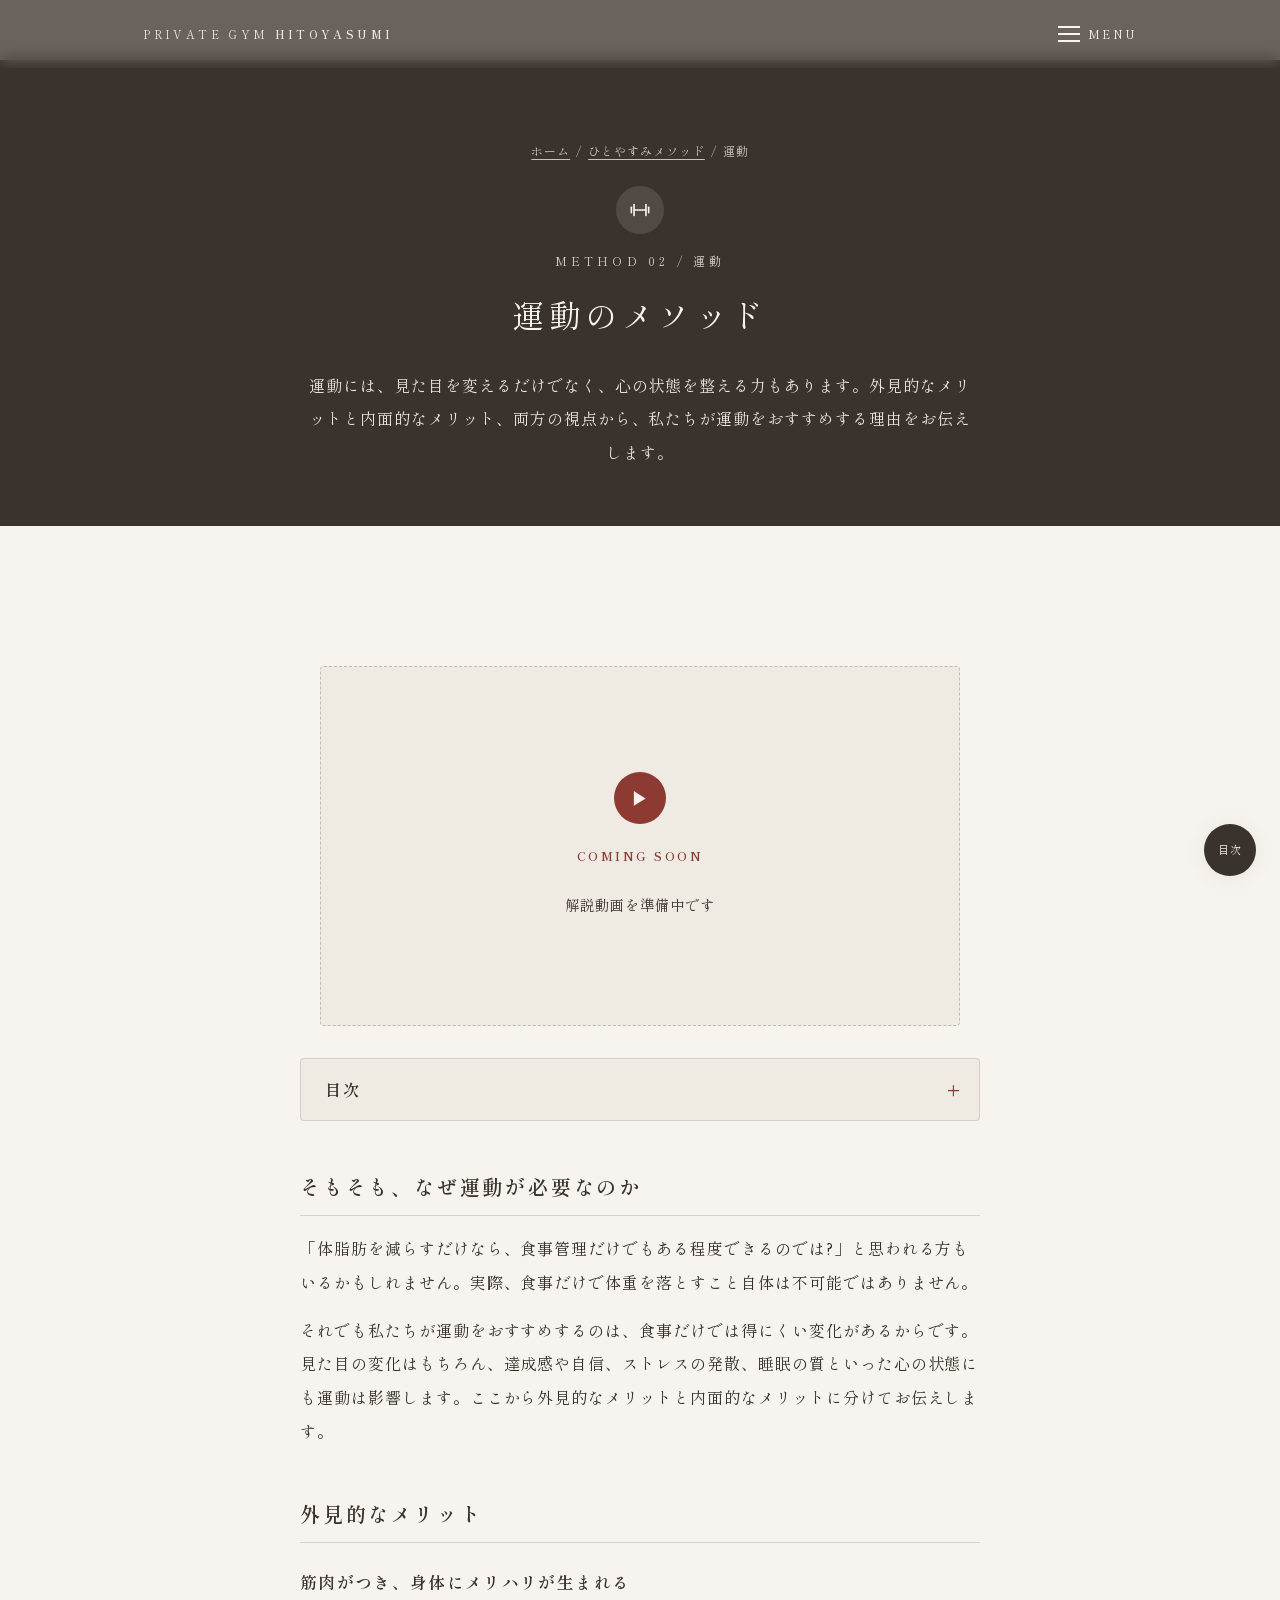
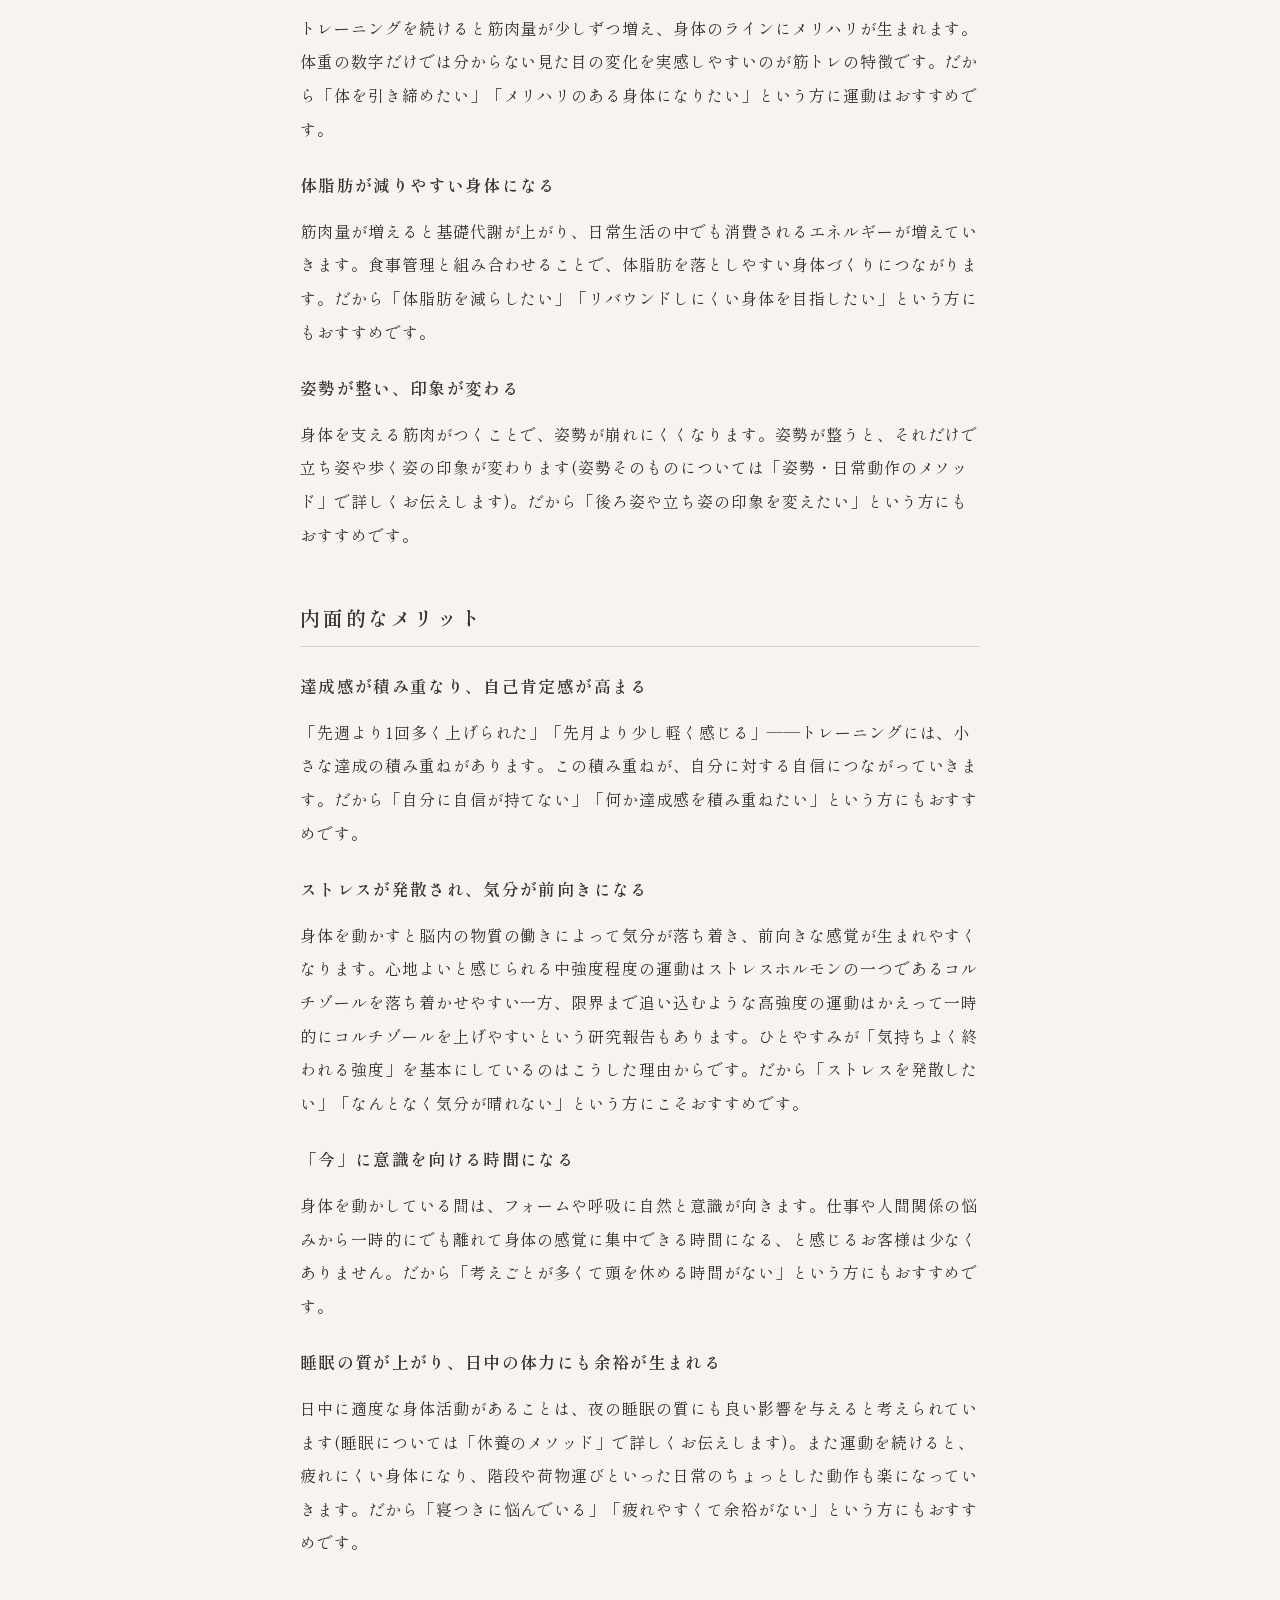
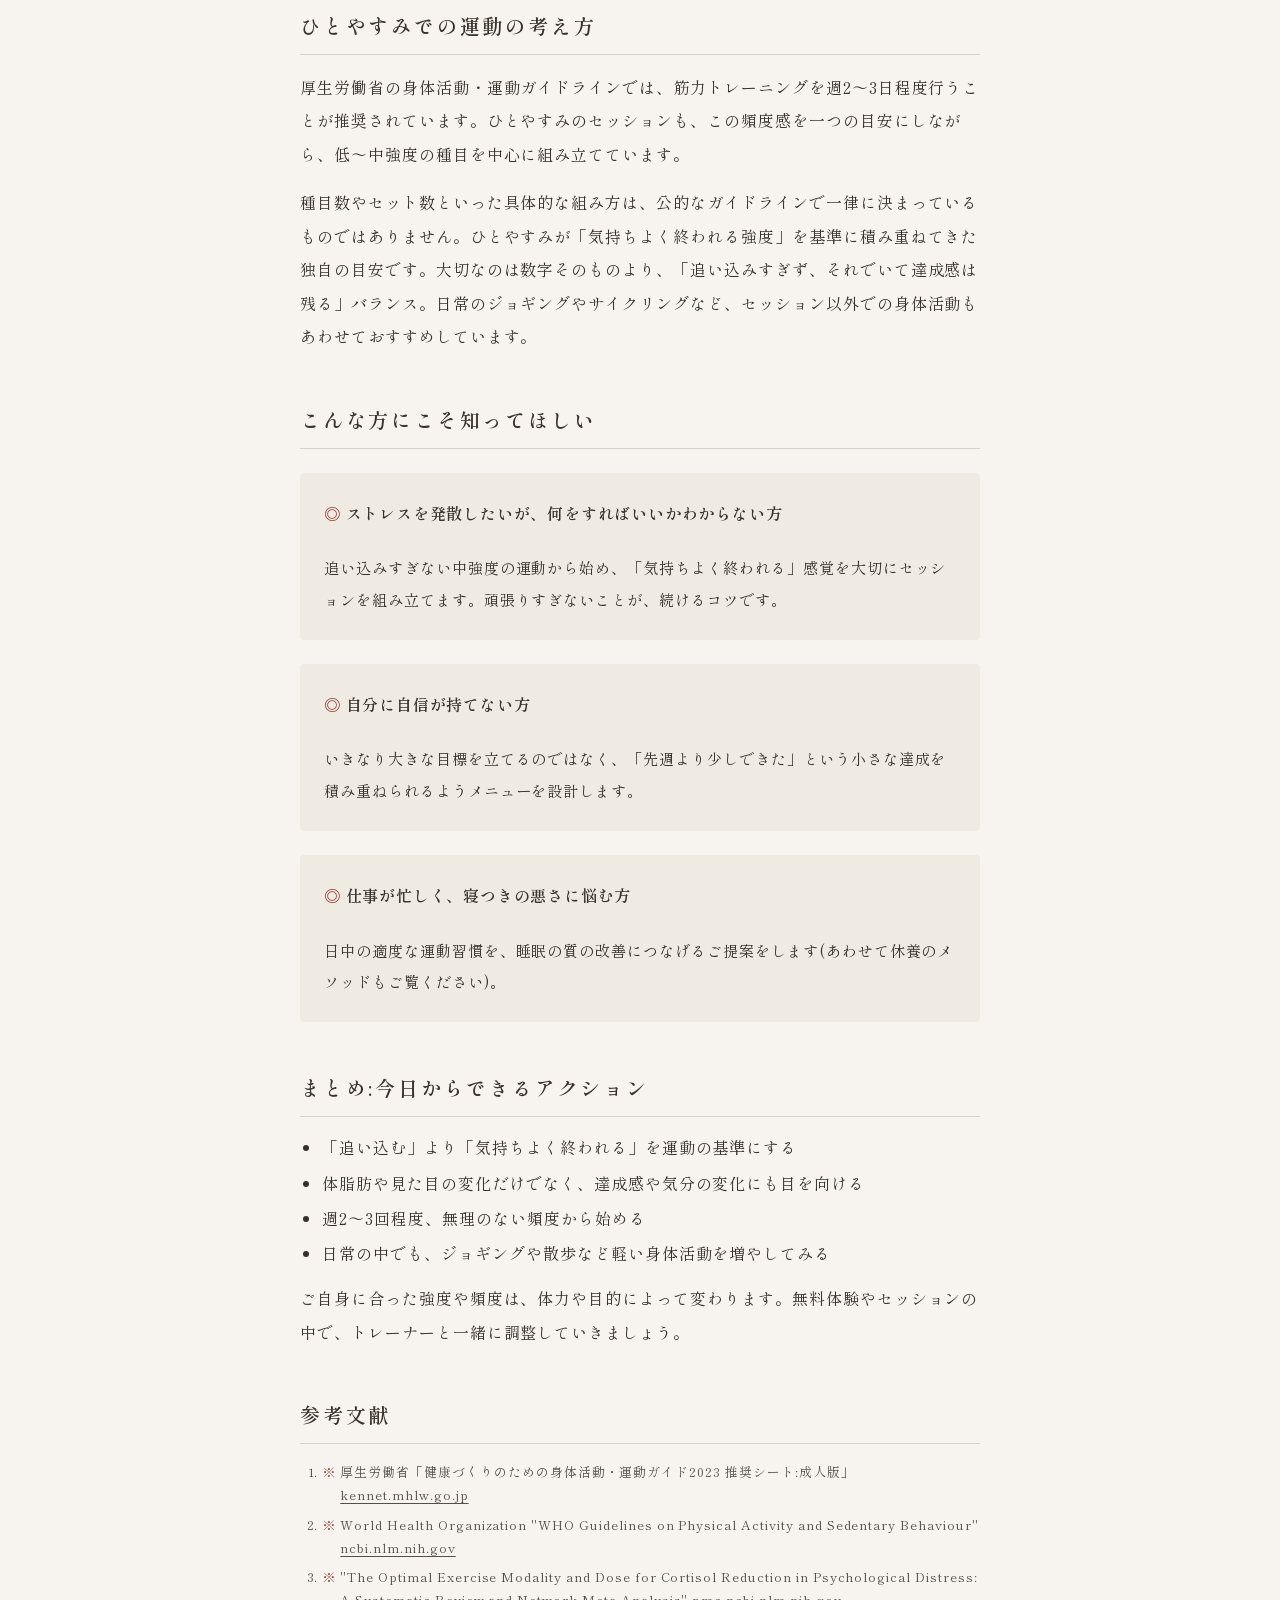
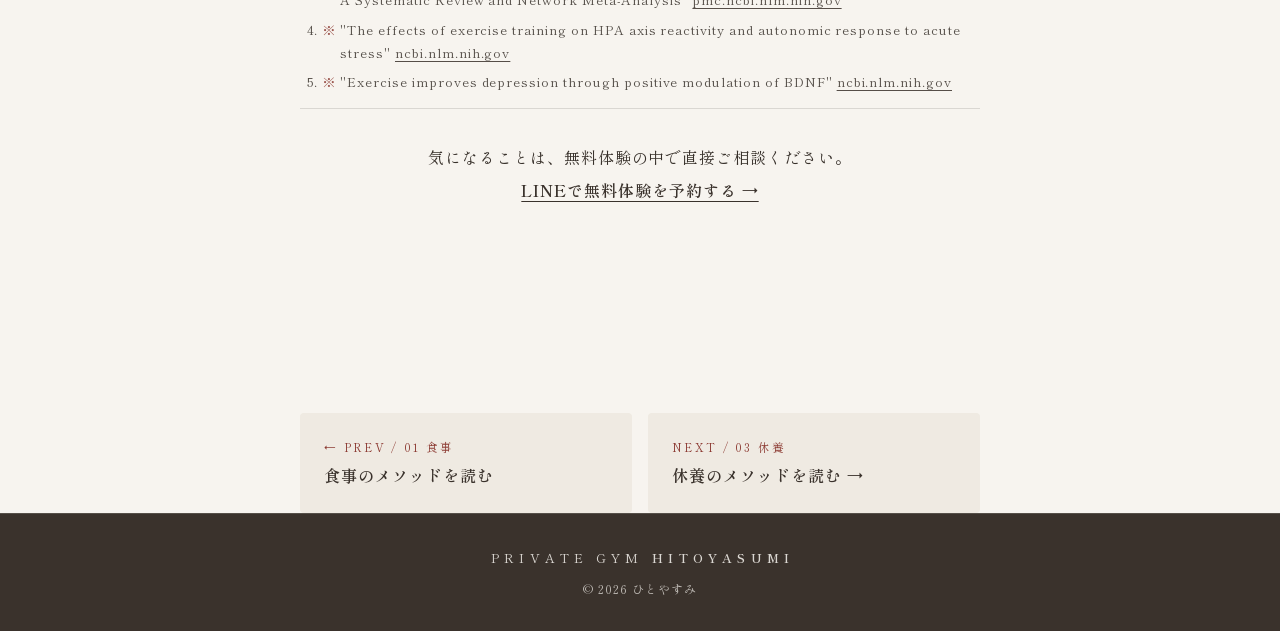
<file: method-exercise.html>
<!DOCTYPE html>
<html lang="ja">
<head>
  <meta charset="UTF-8">
  <meta name="viewport" content="width=device-width, initial-scale=1">

  <title>運動のメソッド|ひとやすみメソッド</title>
  <meta name="description" content="ひとやすみが運動のサポートで大切にしている考え方。外見的なメリットと内面的なメリットの両面から、なぜ運動が必要なのかを根拠とともに解説します。">
  <meta name="theme-color" content="#3A322C">

  <script>document.documentElement.classList.add('js')</script>

  <link rel="canonical" href="https://hitoyasumi.co.jp/method-exercise.html">
  <meta property="og:type" content="article">
  <meta property="og:title" content="運動のメソッド|ひとやすみメソッド">
  <meta property="og:description" content="外見的なメリットと内面的なメリットの両面から、なぜ運動が必要なのかを解説します。">
  <meta property="og:url" content="https://hitoyasumi.co.jp/method-exercise.html">
  <meta property="og:image" content="https://hitoyasumi.co.jp/assets/img/ogp-method-exercise.png">
  <meta property="og:image:width" content="1200">
  <meta property="og:image:height" content="630">
  <meta property="og:image:alt" content="ひとやすみメソッド">
  <meta property="og:site_name" content="ひとやすみ">
  <meta property="og:locale" content="ja_JP">
  <meta name="twitter:card" content="summary_large_image">

  <link rel="icon" href="data:image/svg+xml,%3Csvg xmlns='http://www.w3.org/2000/svg' viewBox='0 0 32 32'%3E%3Crect width='32' height='32' rx='4' fill='%233A322C'/%3E%3Ctext x='16' y='23' font-size='17' text-anchor='middle' fill='%23F7F4EF' font-family='serif'%3E休%3C/text%3E%3C/svg%3E">

  <link rel="preconnect" href="https://fonts.googleapis.com">
  <link rel="preconnect" href="https://fonts.gstatic.com" crossorigin>
  <link rel="stylesheet"
        href="https://fonts.googleapis.com/css2?family=Shippori+Mincho:wght@400;600&display=swap"
        media="print" onload="this.media='all'">
  <noscript>
    <link rel="stylesheet" href="https://fonts.googleapis.com/css2?family=Shippori+Mincho:wght@400;600&display=swap">
  </noscript>

  <link rel="stylesheet" href="css/style.css">
</head>
<body class="page--sub">

  <header class="site-header">
    <div class="container site-header__inner">
      <a class="site-header__brand" href="index.html">PRIVATE GYM <span>HITOYASUMI</span></a>
      <button class="site-header__menu-btn" id="menu-btn" type="button" aria-expanded="false" aria-controls="site-nav">
        <span class="site-header__menu-icon" aria-hidden="true"></span>
        MENU
      </button>
    </div>
  </header>

  <nav class="site-nav" id="site-nav" aria-label="サイトメニュー">
    <ul class="site-nav__list">
      <li><a href="index.html">ホーム</a></li>
      <li><a href="method.html">ひとやすみメソッド</a></li>
      <li><a href="online.html">オンラインパーソナル</a></li>
      <li><a class="site-nav__cta" href="https://lin.ee/uh5e5la" data-cta="nav">LINEで無料体験を予約する</a></li>
    </ul>
  </nav>

  <main>

    <section class="page-intro">
      <div class="container">
        <p class="page-intro__breadcrumb"><a href="index.html">ホーム</a><span aria-hidden="true">/</span><a href="method.html">ひとやすみメソッド</a><span aria-hidden="true">/</span><span>運動</span></p>
        <span class="method-icon" aria-hidden="true"><svg viewBox="0 0 24 24" fill="none" stroke="currentColor" stroke-width="1.5" stroke-linecap="round" stroke-linejoin="round"><path d="M4 9.5v5"/><path d="M20 9.5v5"/><path d="M6.5 7v10"/><path d="M17.5 7v10"/><path d="M6.5 12h11"/></svg></span>
        <p class="page-intro__eyebrow">METHOD 02 / 運動</p>
        <h1 class="page-intro__title">運動のメソッド</h1>
        <p class="page-intro__lead">運動には、見た目を変えるだけでなく、心の状態を整える力もあります。外見的なメリットと内面的なメリット、両方の視点から、私たちが運動をおすすめする理由をお伝えします。</p>
      </div>
    </section>

    <section class="section fade-in">
      <div class="container">
        <div class="article">

          <div class="video-placeholder">
            <span class="video-placeholder__icon" aria-hidden="true">▶</span>
            <p class="video-placeholder__badge">Coming Soon</p>
            <p class="video-placeholder__text">解説動画を準備中です</p>
          </div>

          <details class="toc" id="toc">
            <summary class="toc__summary">目次</summary>
            <ol class="toc__list">
              <li><a href="#h-why">そもそも、なぜ運動が必要なのか</a></li>
              <li><a href="#h-outer">外見的なメリット</a></li>
              <li><a href="#h-inner">内面的なメリット</a></li>
              <li><a href="#h-approach">ひとやすみでの運動の考え方</a></li>
              <li><a href="#h-case">こんな方にこそ知ってほしい</a></li>
              <li><a href="#h-action">まとめ:今日からできるアクション</a></li>
            </ol>
          </details>

          <div class="article__section" id="h-why">
            <h2 class="article__h2">そもそも、なぜ運動が必要なのか</h2>
            <p>「体脂肪を減らすだけなら、食事管理だけでもある程度できるのでは?」と思われる方もいるかもしれません。実際、食事だけで体重を落とすこと自体は不可能ではありません。</p>
            <p>それでも私たちが運動をおすすめするのは、食事だけでは得にくい変化があるからです。見た目の変化はもちろん、達成感や自信、ストレスの発散、睡眠の質といった心の状態にも運動は影響します。ここから外見的なメリットと内面的なメリットに分けてお伝えします。</p>
          </div>

          <div class="article__section" id="h-outer">
            <h2 class="article__h2">外見的なメリット</h2>

            <h3 class="article__h3">筋肉がつき、身体にメリハリが生まれる</h3>
            <p>トレーニングを続けると筋肉量が少しずつ増え、身体のラインにメリハリが生まれます。体重の数字だけでは分からない見た目の変化を実感しやすいのが筋トレの特徴です。だから「体を引き締めたい」「メリハリのある身体になりたい」という方に運動はおすすめです。</p>

            <h3 class="article__h3">体脂肪が減りやすい身体になる</h3>
            <p>筋肉量が増えると基礎代謝が上がり、日常生活の中でも消費されるエネルギーが増えていきます。食事管理と組み合わせることで、体脂肪を落としやすい身体づくりにつながります。だから「体脂肪を減らしたい」「リバウンドしにくい身体を目指したい」という方にもおすすめです。</p>

            <h3 class="article__h3">姿勢が整い、印象が変わる</h3>
            <p>身体を支える筋肉がつくことで、姿勢が崩れにくくなります。姿勢が整うと、それだけで立ち姿や歩く姿の印象が変わります(姿勢そのものについては「姿勢・日常動作のメソッド」で詳しくお伝えします)。だから「後ろ姿や立ち姿の印象を変えたい」という方にもおすすめです。</p>
          </div>

          <div class="article__section" id="h-inner">
            <h2 class="article__h2">内面的なメリット</h2>

            <h3 class="article__h3">達成感が積み重なり、自己肯定感が高まる</h3>
            <p>「先週より1回多く上げられた」「先月より少し軽く感じる」――トレーニングには、小さな達成の積み重ねがあります。この積み重ねが、自分に対する自信につながっていきます。だから「自分に自信が持てない」「何か達成感を積み重ねたい」という方にもおすすめです。</p>

            <h3 class="article__h3">ストレスが発散され、気分が前向きになる</h3>
            <p>身体を動かすと脳内の物質の働きによって気分が落ち着き、前向きな感覚が生まれやすくなります。心地よいと感じられる中強度程度の運動はストレスホルモンの一つであるコルチゾールを落ち着かせやすい一方、限界まで追い込むような高強度の運動はかえって一時的にコルチゾールを上げやすいという研究報告もあります。ひとやすみが「気持ちよく終われる強度」を基本にしているのはこうした理由からです。だから「ストレスを発散したい」「なんとなく気分が晴れない」という方にこそおすすめです。</p>

            <h3 class="article__h3">「今」に意識を向ける時間になる</h3>
            <p>身体を動かしている間は、フォームや呼吸に自然と意識が向きます。仕事や人間関係の悩みから一時的にでも離れて身体の感覚に集中できる時間になる、と感じるお客様は少なくありません。だから「考えごとが多くて頭を休める時間がない」という方にもおすすめです。</p>

            <h3 class="article__h3">睡眠の質が上がり、日中の体力にも余裕が生まれる</h3>
            <p>日中に適度な身体活動があることは、夜の睡眠の質にも良い影響を与えると考えられています(睡眠については「休養のメソッド」で詳しくお伝えします)。また運動を続けると、疲れにくい身体になり、階段や荷物運びといった日常のちょっとした動作も楽になっていきます。だから「寝つきに悩んでいる」「疲れやすくて余裕がない」という方にもおすすめです。</p>
          </div>

          <div class="article__section" id="h-approach">
            <h2 class="article__h2">ひとやすみでの運動の考え方</h2>
            <p>厚生労働省の身体活動・運動ガイドラインでは、筋力トレーニングを週2〜3日程度行うことが推奨されています。ひとやすみのセッションも、この頻度感を一つの目安にしながら、低〜中強度の種目を中心に組み立てています。</p>
            <p>種目数やセット数といった具体的な組み方は、公的なガイドラインで一律に決まっているものではありません。ひとやすみが「気持ちよく終われる強度」を基準に積み重ねてきた独自の目安です。大切なのは数字そのものより、「追い込みすぎず、それでいて達成感は残る」バランス。日常のジョギングやサイクリングなど、セッション以外での身体活動もあわせておすすめしています。</p>
          </div>

          <div class="article__section" id="h-case">
            <h2 class="article__h2">こんな方にこそ知ってほしい</h2>
            <div class="case-grid">
              <div class="case-card">
                <p class="case-card__persona">ストレスを発散したいが、何をすればいいかわからない方</p>
                <p class="case-card__text">追い込みすぎない中強度の運動から始め、「気持ちよく終われる」感覚を大切にセッションを組み立てます。頑張りすぎないことが、続けるコツです。</p>
              </div>
              <div class="case-card">
                <p class="case-card__persona">自分に自信が持てない方</p>
                <p class="case-card__text">いきなり大きな目標を立てるのではなく、「先週より少しできた」という小さな達成を積み重ねられるようメニューを設計します。</p>
              </div>
              <div class="case-card">
                <p class="case-card__persona">仕事が忙しく、寝つきの悪さに悩む方</p>
                <p class="case-card__text">日中の適度な運動習慣を、睡眠の質の改善につなげるご提案をします(あわせて休養のメソッドもご覧ください)。</p>
              </div>
            </div>
          </div>

          <div class="article__section" id="h-action">
            <h2 class="article__h2">まとめ:今日からできるアクション</h2>
            <ul>
              <li>「追い込む」より「気持ちよく終われる」を運動の基準にする</li>
              <li>体脂肪や見た目の変化だけでなく、達成感や気分の変化にも目を向ける</li>
              <li>週2〜3回程度、無理のない頻度から始める</li>
              <li>日常の中でも、ジョギングや散歩など軽い身体活動を増やしてみる</li>
            </ul>
            <p>ご自身に合った強度や頻度は、体力や目的によって変わります。無料体験やセッションの中で、トレーナーと一緒に調整していきましょう。</p>
          </div>

          <div class="article__section">
            <h2 class="article__h2">参考文献</h2>
            <ol class="refs">
              <li>厚生労働省「健康づくりのための身体活動・運動ガイド2023 推奨シート:成人版」<a href="https://kennet.mhlw.go.jp/information/information/exercise/s-00-002.html" target="_blank" rel="noopener">kennet.mhlw.go.jp</a></li>
              <li>World Health Organization "WHO Guidelines on Physical Activity and Sedentary Behaviour" <a href="https://www.ncbi.nlm.nih.gov/books/NBK566046/" target="_blank" rel="noopener">ncbi.nlm.nih.gov</a></li>
              <li>"The Optimal Exercise Modality and Dose for Cortisol Reduction in Psychological Distress: A Systematic Review and Network Meta-Analysis" <a href="https://pmc.ncbi.nlm.nih.gov/articles/PMC12736704/" target="_blank" rel="noopener">pmc.ncbi.nlm.nih.gov</a></li>
              <li>"The effects of exercise training on HPA axis reactivity and autonomic response to acute stress" <a href="https://www.ncbi.nlm.nih.gov/pmc/articles/PMC7590691/" target="_blank" rel="noopener">ncbi.nlm.nih.gov</a></li>
              <li>"Exercise improves depression through positive modulation of BDNF" <a href="https://www.ncbi.nlm.nih.gov/pmc/articles/PMC10030936/" target="_blank" rel="noopener">ncbi.nlm.nih.gov</a></li>
            </ol>
          </div>

          <p class="article__next-action">気になることは、無料体験の中で直接ご相談ください。<br><a href="https://lin.ee/uh5e5la" data-cta="method_article">LINEで無料体験を予約する →</a></p>

        </div>
      </div>
    </section>

    <nav class="article-nav" aria-label="関連記事">
      <a class="article-nav__link" href="method-food.html">
        <span class="article-nav__label">← PREV / 01 食事</span>
        <span class="article-nav__title">食事のメソッドを読む</span>
      </a>
      <a class="article-nav__link" href="method-rest.html">
        <span class="article-nav__label">NEXT / 03 休養</span>
        <span class="article-nav__title">休養のメソッドを読む →</span>
      </a>
    </nav>

  </main>

  <footer class="footer">
    <p class="footer__brand">PRIVATE GYM <span>HITOYASUMI</span></p>
    <p class="footer__copy">&copy; 2026 ひとやすみ</p>
  </footer>

  <a class="toc-fab" href="#toc" aria-label="目次へ戻る">目次</a>

  <div class="sticky-cta" id="sticky-cta" aria-hidden="true">
    <a class="cta__button cta__button--sticky" href="https://lin.ee/uh5e5la" data-cta="sticky" tabindex="-1">
      <svg class="cta__icon" viewBox="0 0 24 24" width="20" height="20" aria-hidden="true"><path fill="currentColor" d="M12 2C6.48 2 2 5.64 2 10.13c0 4.03 3.55 7.4 8.34 8.04.33.07.77.22.88.5.1.26.07.66.03.92l-.14.86c-.04.26-.2 1 .88.55 1.08-.46 5.83-3.44 7.96-5.89C21.4 13.5 22 11.9 22 10.13 22 5.64 17.52 2 12 2z"/></svg>
      LINEで無料体験を予約する
    </a>
  </div>

  <script src="js/script.js"></script>
</body>
</html>
</file>
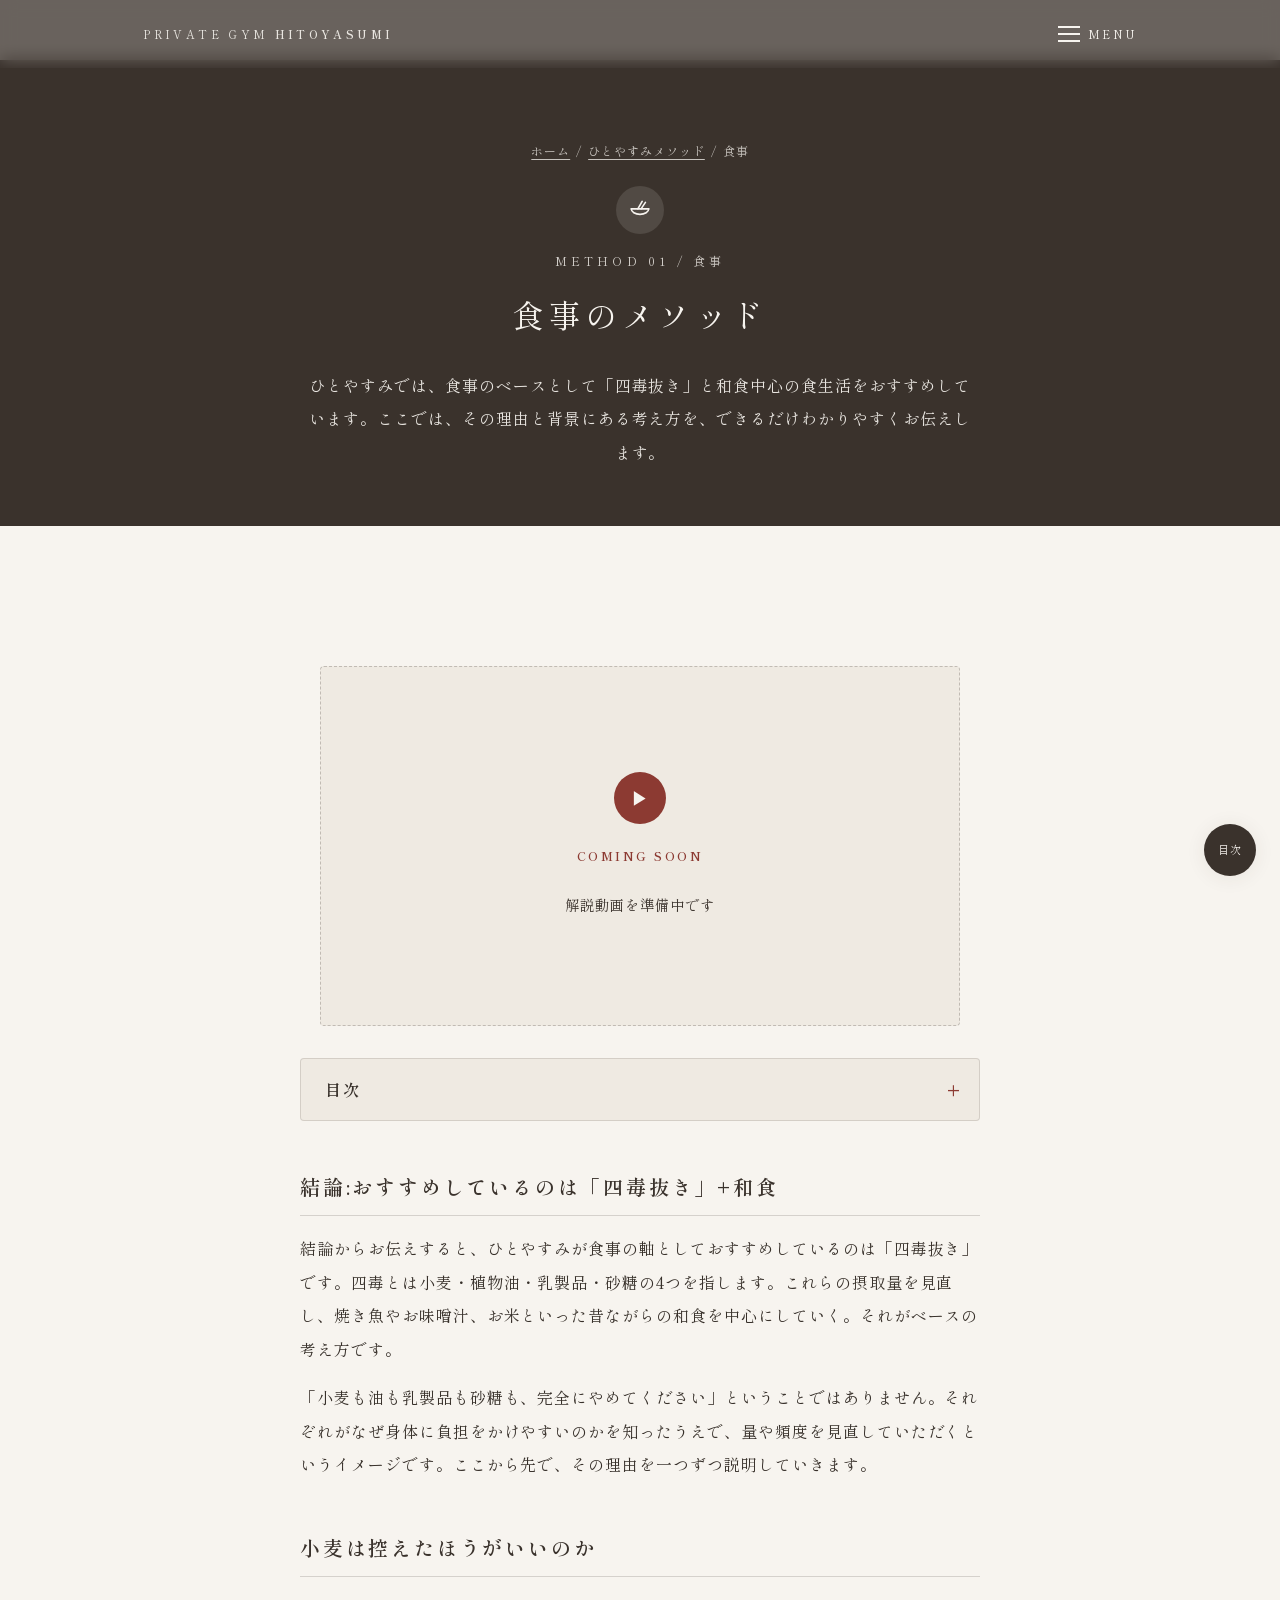
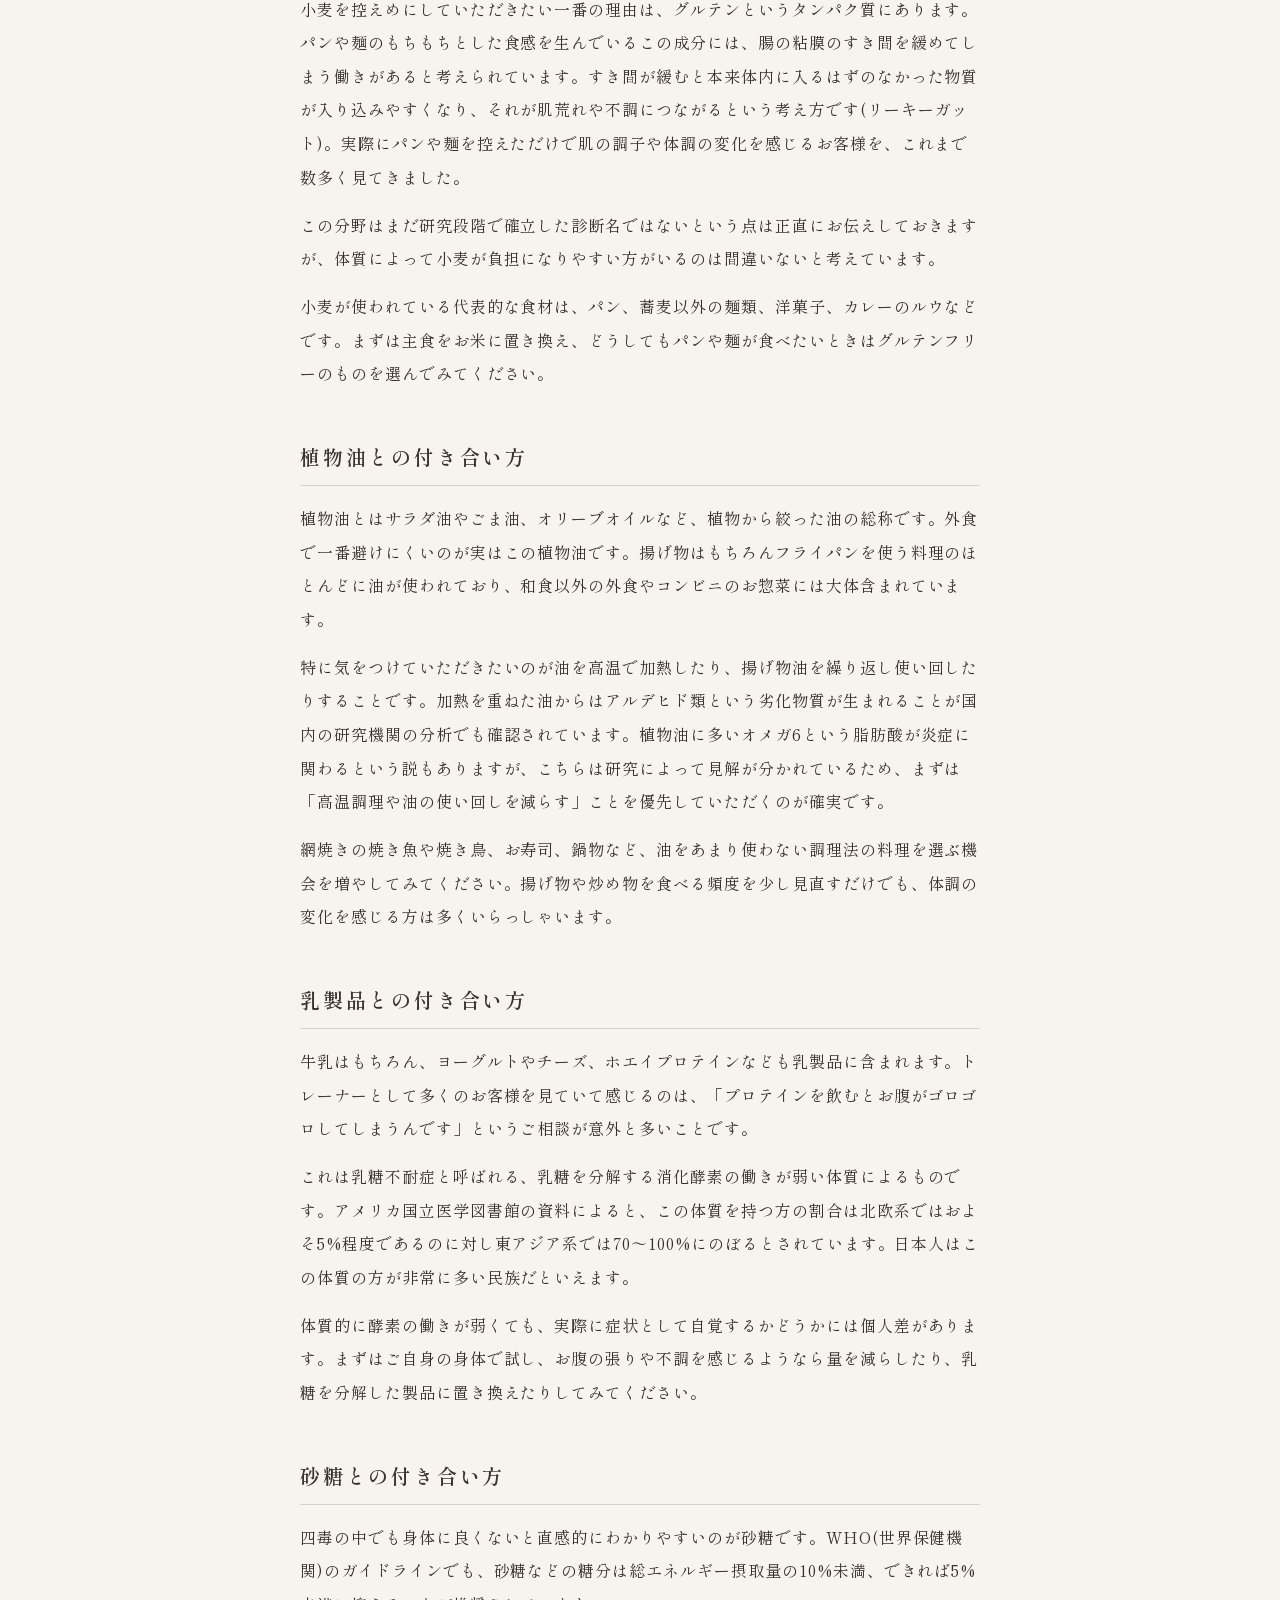
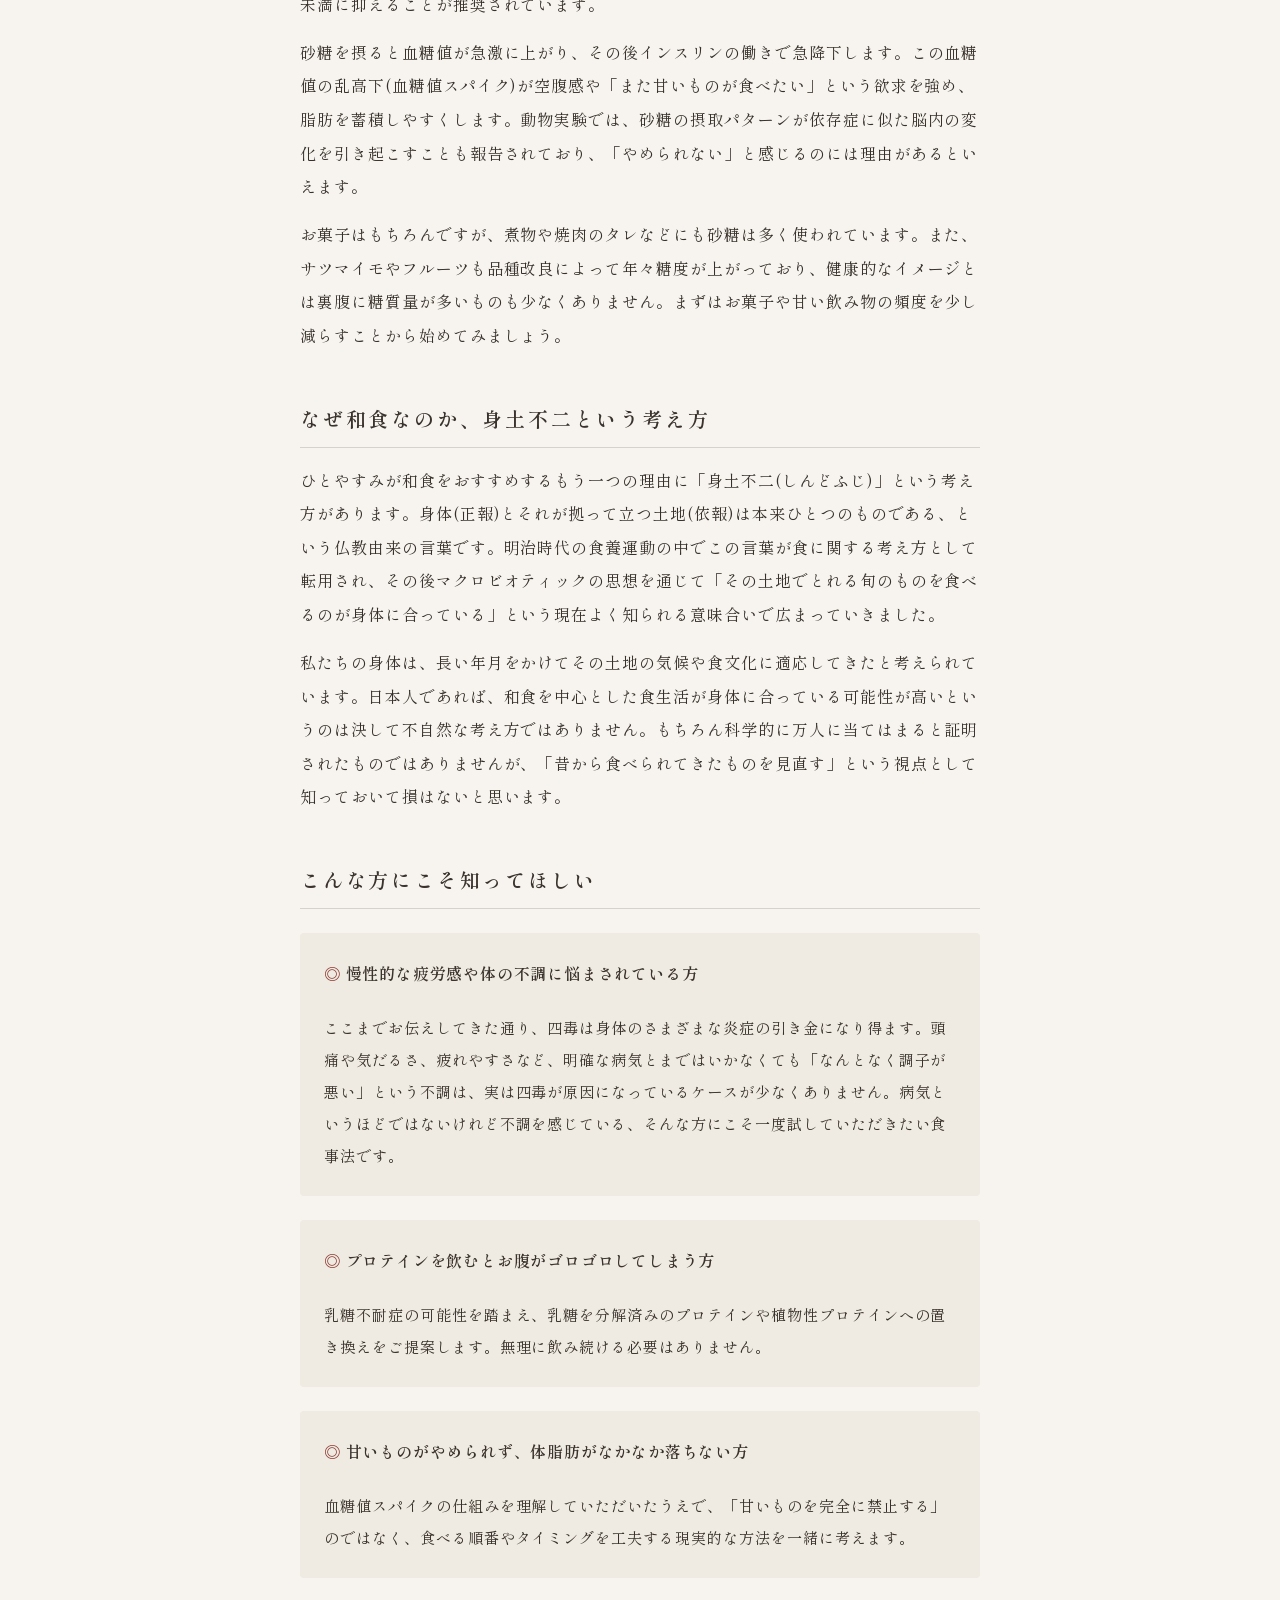
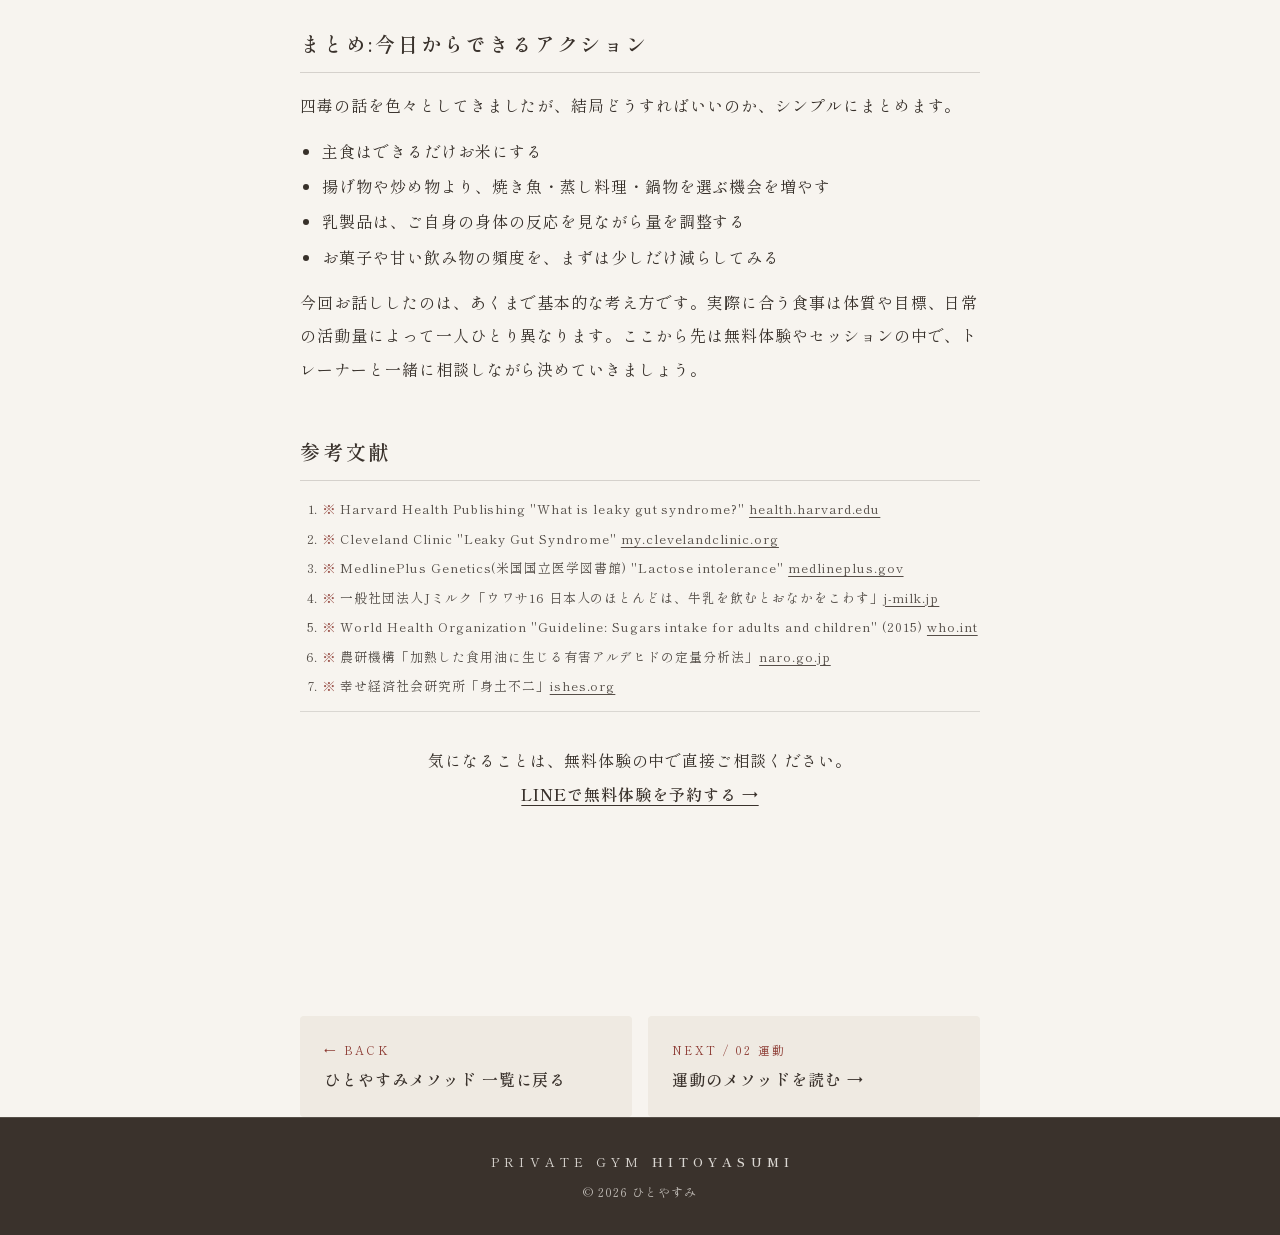
<file: method-food.html>
<!DOCTYPE html>
<html lang="ja">
<head>
  <meta charset="UTF-8">
  <meta name="viewport" content="width=device-width, initial-scale=1">

  <title>食事のメソッド|ひとやすみメソッド</title>
  <meta name="description" content="ひとやすみが食事のサポートで大切にしている「四毒抜き」と和食中心の考え方。小麦・植物油・乳製品・砂糖と身体の関係を、できるだけ根拠とともにわかりやすく解説します。">
  <meta name="theme-color" content="#3A322C">

  <script>document.documentElement.classList.add('js')</script>

  <link rel="canonical" href="https://hitoyasumi.co.jp/method-food.html">
  <meta property="og:type" content="article">
  <meta property="og:title" content="食事のメソッド|ひとやすみメソッド">
  <meta property="og:description" content="小麦・植物油・乳製品・砂糖と身体の関係を、根拠とともにわかりやすく解説します。">
  <meta property="og:url" content="https://hitoyasumi.co.jp/method-food.html">
  <meta property="og:image" content="https://hitoyasumi.co.jp/assets/img/ogp-method-food.png">
  <meta property="og:image:width" content="1200">
  <meta property="og:image:height" content="630">
  <meta property="og:image:alt" content="ひとやすみメソッド">
  <meta property="og:site_name" content="ひとやすみ">
  <meta property="og:locale" content="ja_JP">
  <meta name="twitter:card" content="summary_large_image">

  <link rel="icon" href="data:image/svg+xml,%3Csvg xmlns='http://www.w3.org/2000/svg' viewBox='0 0 32 32'%3E%3Crect width='32' height='32' rx='4' fill='%233A322C'/%3E%3Ctext x='16' y='23' font-size='17' text-anchor='middle' fill='%23F7F4EF' font-family='serif'%3E休%3C/text%3E%3C/svg%3E">

  <link rel="preconnect" href="https://fonts.googleapis.com">
  <link rel="preconnect" href="https://fonts.gstatic.com" crossorigin>
  <link rel="stylesheet"
        href="https://fonts.googleapis.com/css2?family=Shippori+Mincho:wght@400;600&display=swap"
        media="print" onload="this.media='all'">
  <noscript>
    <link rel="stylesheet" href="https://fonts.googleapis.com/css2?family=Shippori+Mincho:wght@400;600&display=swap">
  </noscript>

  <link rel="stylesheet" href="css/style.css">
</head>
<body class="page--sub">

  <header class="site-header">
    <div class="container site-header__inner">
      <a class="site-header__brand" href="index.html">PRIVATE GYM <span>HITOYASUMI</span></a>
      <button class="site-header__menu-btn" id="menu-btn" type="button" aria-expanded="false" aria-controls="site-nav">
        <span class="site-header__menu-icon" aria-hidden="true"></span>
        MENU
      </button>
    </div>
  </header>

  <nav class="site-nav" id="site-nav" aria-label="サイトメニュー">
    <ul class="site-nav__list">
      <li><a href="index.html">ホーム</a></li>
      <li><a href="method.html">ひとやすみメソッド</a></li>
      <li><a href="online.html">オンラインパーソナル</a></li>
      <li><a class="site-nav__cta" href="https://lin.ee/uh5e5la" data-cta="nav">LINEで無料体験を予約する</a></li>
    </ul>
  </nav>

  <main>

    <section class="page-intro">
      <div class="container">
        <p class="page-intro__breadcrumb"><a href="index.html">ホーム</a><span aria-hidden="true">/</span><a href="method.html">ひとやすみメソッド</a><span aria-hidden="true">/</span><span>食事</span></p>
        <span class="method-icon" aria-hidden="true"><svg viewBox="0 0 24 24" fill="none" stroke="currentColor" stroke-width="1.5" stroke-linecap="round" stroke-linejoin="round"><path d="M4 11h16"/><path d="M4 11a8 5 0 0 0 16 0"/><line x1="14" y1="4" x2="10" y2="11"/><line x1="17" y1="5" x2="13" y2="11"/></svg></span>
        <p class="page-intro__eyebrow">METHOD 01 / 食事</p>
        <h1 class="page-intro__title">食事のメソッド</h1>
        <p class="page-intro__lead">ひとやすみでは、食事のベースとして「四毒抜き」と和食中心の食生活をおすすめしています。ここでは、その理由と背景にある考え方を、できるだけわかりやすくお伝えします。</p>
      </div>
    </section>

    <section class="section fade-in">
      <div class="container">
        <div class="article">

          <div class="video-placeholder">
            <span class="video-placeholder__icon" aria-hidden="true">▶</span>
            <p class="video-placeholder__badge">Coming Soon</p>
            <p class="video-placeholder__text">解説動画を準備中です</p>
          </div>

          <details class="toc" id="toc">
            <summary class="toc__summary">目次</summary>
            <ol class="toc__list">
              <li><a href="#h-conclusion">結論:おすすめしているのは「四毒抜き」+和食</a></li>
              <li><a href="#h-wheat">小麦は控えたほうがいいのか</a></li>
              <li><a href="#h-oil">植物油との付き合い方</a></li>
              <li><a href="#h-dairy">乳製品との付き合い方</a></li>
              <li><a href="#h-sugar">砂糖との付き合い方</a></li>
              <li><a href="#h-shindofuji">なぜ和食なのか、身土不二という考え方</a></li>
              <li><a href="#h-case">こんな方にこそ知ってほしい</a></li>
              <li><a href="#h-action">まとめ:今日からできるアクション</a></li>
            </ol>
          </details>

          <div class="article__section" id="h-conclusion">
            <h2 class="article__h2">結論:おすすめしているのは「四毒抜き」+和食</h2>
            <p>結論からお伝えすると、ひとやすみが食事の軸としておすすめしているのは「四毒抜き」です。四毒とは小麦・植物油・乳製品・砂糖の4つを指します。これらの摂取量を見直し、焼き魚やお味噌汁、お米といった昔ながらの和食を中心にしていく。それがベースの考え方です。</p>
            <p>「小麦も油も乳製品も砂糖も、完全にやめてください」ということではありません。それぞれがなぜ身体に負担をかけやすいのかを知ったうえで、量や頻度を見直していただくというイメージです。ここから先で、その理由を一つずつ説明していきます。</p>
          </div>

          <div class="article__section" id="h-wheat">
            <h2 class="article__h2">小麦は控えたほうがいいのか</h2>
            <p>小麦を控えめにしていただきたい一番の理由は、グルテンというタンパク質にあります。パンや麺のもちもちとした食感を生んでいるこの成分には、腸の粘膜のすき間を緩めてしまう働きがあると考えられています。すき間が緩むと本来体内に入るはずのなかった物質が入り込みやすくなり、それが肌荒れや不調につながるという考え方です(リーキーガット)。実際にパンや麺を控えただけで肌の調子や体調の変化を感じるお客様を、これまで数多く見てきました。</p>
            <p>この分野はまだ研究段階で確立した診断名ではないという点は正直にお伝えしておきますが、体質によって小麦が負担になりやすい方がいるのは間違いないと考えています。</p>
            <p>小麦が使われている代表的な食材は、パン、蕎麦以外の麺類、洋菓子、カレーのルウなどです。まずは主食をお米に置き換え、どうしてもパンや麺が食べたいときはグルテンフリーのものを選んでみてください。</p>
          </div>

          <div class="article__section" id="h-oil">
            <h2 class="article__h2">植物油との付き合い方</h2>
            <p>植物油とはサラダ油やごま油、オリーブオイルなど、植物から絞った油の総称です。外食で一番避けにくいのが実はこの植物油です。揚げ物はもちろんフライパンを使う料理のほとんどに油が使われており、和食以外の外食やコンビニのお惣菜には大体含まれています。</p>
            <p>特に気をつけていただきたいのが油を高温で加熱したり、揚げ物油を繰り返し使い回したりすることです。加熱を重ねた油からはアルデヒド類という劣化物質が生まれることが国内の研究機関の分析でも確認されています。植物油に多いオメガ6という脂肪酸が炎症に関わるという説もありますが、こちらは研究によって見解が分かれているため、まずは「高温調理や油の使い回しを減らす」ことを優先していただくのが確実です。</p>
            <p>網焼きの焼き魚や焼き鳥、お寿司、鍋物など、油をあまり使わない調理法の料理を選ぶ機会を増やしてみてください。揚げ物や炒め物を食べる頻度を少し見直すだけでも、体調の変化を感じる方は多くいらっしゃいます。</p>
          </div>

          <div class="article__section" id="h-dairy">
            <h2 class="article__h2">乳製品との付き合い方</h2>
            <p>牛乳はもちろん、ヨーグルトやチーズ、ホエイプロテインなども乳製品に含まれます。トレーナーとして多くのお客様を見ていて感じるのは、「プロテインを飲むとお腹がゴロゴロしてしまうんです」というご相談が意外と多いことです。</p>
            <p>これは乳糖不耐症と呼ばれる、乳糖を分解する消化酵素の働きが弱い体質によるものです。アメリカ国立医学図書館の資料によると、この体質を持つ方の割合は北欧系ではおよそ5%程度であるのに対し東アジア系では70〜100%にのぼるとされています。日本人はこの体質の方が非常に多い民族だといえます。</p>
            <p>体質的に酵素の働きが弱くても、実際に症状として自覚するかどうかには個人差があります。まずはご自身の身体で試し、お腹の張りや不調を感じるようなら量を減らしたり、乳糖を分解した製品に置き換えたりしてみてください。</p>
          </div>

          <div class="article__section" id="h-sugar">
            <h2 class="article__h2">砂糖との付き合い方</h2>
            <p>四毒の中でも身体に良くないと直感的にわかりやすいのが砂糖です。WHO(世界保健機関)のガイドラインでも、砂糖などの糖分は総エネルギー摂取量の10%未満、できれば5%未満に抑えることが推奨されています。</p>
            <p>砂糖を摂ると血糖値が急激に上がり、その後インスリンの働きで急降下します。この血糖値の乱高下(血糖値スパイク)が空腹感や「また甘いものが食べたい」という欲求を強め、脂肪を蓄積しやすくします。動物実験では、砂糖の摂取パターンが依存症に似た脳内の変化を引き起こすことも報告されており、「やめられない」と感じるのには理由があるといえます。</p>
            <p>お菓子はもちろんですが、煮物や焼肉のタレなどにも砂糖は多く使われています。また、サツマイモやフルーツも品種改良によって年々糖度が上がっており、健康的なイメージとは裏腹に糖質量が多いものも少なくありません。まずはお菓子や甘い飲み物の頻度を少し減らすことから始めてみましょう。</p>
          </div>

          <div class="article__section" id="h-shindofuji">
            <h2 class="article__h2">なぜ和食なのか、身土不二という考え方</h2>
            <p>ひとやすみが和食をおすすめするもう一つの理由に「身土不二(しんどふじ)」という考え方があります。身体(正報)とそれが拠って立つ土地(依報)は本来ひとつのものである、という仏教由来の言葉です。明治時代の食養運動の中でこの言葉が食に関する考え方として転用され、その後マクロビオティックの思想を通じて「その土地でとれる旬のものを食べるのが身体に合っている」という現在よく知られる意味合いで広まっていきました。</p>
            <p>私たちの身体は、長い年月をかけてその土地の気候や食文化に適応してきたと考えられています。日本人であれば、和食を中心とした食生活が身体に合っている可能性が高いというのは決して不自然な考え方ではありません。もちろん科学的に万人に当てはまると証明されたものではありませんが、「昔から食べられてきたものを見直す」という視点として知っておいて損はないと思います。</p>
          </div>

          <div class="article__section" id="h-case">
            <h2 class="article__h2">こんな方にこそ知ってほしい</h2>
            <div class="case-grid">
              <div class="case-card">
                <p class="case-card__persona">慢性的な疲労感や体の不調に悩まされている方</p>
                <p class="case-card__text">ここまでお伝えしてきた通り、四毒は身体のさまざまな炎症の引き金になり得ます。頭痛や気だるさ、疲れやすさなど、明確な病気とまではいかなくても「なんとなく調子が悪い」という不調は、実は四毒が原因になっているケースが少なくありません。病気というほどではないけれど不調を感じている、そんな方にこそ一度試していただきたい食事法です。</p>
              </div>
              <div class="case-card">
                <p class="case-card__persona">プロテインを飲むとお腹がゴロゴロしてしまう方</p>
                <p class="case-card__text">乳糖不耐症の可能性を踏まえ、乳糖を分解済みのプロテインや植物性プロテインへの置き換えをご提案します。無理に飲み続ける必要はありません。</p>
              </div>
              <div class="case-card">
                <p class="case-card__persona">甘いものがやめられず、体脂肪がなかなか落ちない方</p>
                <p class="case-card__text">血糖値スパイクの仕組みを理解していただいたうえで、「甘いものを完全に禁止する」のではなく、食べる順番やタイミングを工夫する現実的な方法を一緒に考えます。</p>
              </div>
            </div>
          </div>

          <div class="article__section" id="h-action">
            <h2 class="article__h2">まとめ:今日からできるアクション</h2>
            <p>四毒の話を色々としてきましたが、結局どうすればいいのか、シンプルにまとめます。</p>
            <ul>
              <li>主食はできるだけお米にする</li>
              <li>揚げ物や炒め物より、焼き魚・蒸し料理・鍋物を選ぶ機会を増やす</li>
              <li>乳製品は、ご自身の身体の反応を見ながら量を調整する</li>
              <li>お菓子や甘い飲み物の頻度を、まずは少しだけ減らしてみる</li>
            </ul>
            <p>今回お話ししたのは、あくまで基本的な考え方です。実際に合う食事は体質や目標、日常の活動量によって一人ひとり異なります。ここから先は無料体験やセッションの中で、トレーナーと一緒に相談しながら決めていきましょう。</p>
          </div>

          <div class="article__section">
            <h2 class="article__h2">参考文献</h2>
            <ol class="refs">
              <li>Harvard Health Publishing "What is leaky gut syndrome?" <a href="https://www.health.harvard.edu/diseases-and-conditions/what-is-leaky-gut-syndrome" target="_blank" rel="noopener">health.harvard.edu</a></li>
              <li>Cleveland Clinic "Leaky Gut Syndrome" <a href="https://my.clevelandclinic.org/health/diseases/22724-leaky-gut-syndrome" target="_blank" rel="noopener">my.clevelandclinic.org</a></li>
              <li>MedlinePlus Genetics(米国国立医学図書館) "Lactose intolerance" <a href="https://medlineplus.gov/genetics/condition/lactose-intolerance/" target="_blank" rel="noopener">medlineplus.gov</a></li>
              <li>一般社団法人Jミルク「ウワサ16 日本人のほとんどは、牛乳を飲むとおなかをこわす」<a href="https://www.j-milk.jp/knowledge/food-safety/uwasa16.html" target="_blank" rel="noopener">j-milk.jp</a></li>
              <li>World Health Organization "Guideline: Sugars intake for adults and children" (2015) <a href="https://www.who.int/publications/i/item/9789241549028" target="_blank" rel="noopener">who.int</a></li>
              <li>農研機構「加熱した食用油に生じる有害アルデヒドの定量分析法」<a href="https://www.naro.go.jp/project/results/laboratory/nfri/2011/180c0_10_01.html" target="_blank" rel="noopener">naro.go.jp</a></li>
              <li>幸せ経済社会研究所「身土不二」<a href="https://www.ishes.org/keywords/2013/kwd_id001107.html" target="_blank" rel="noopener">ishes.org</a></li>
            </ol>
          </div>

          <p class="article__next-action">気になることは、無料体験の中で直接ご相談ください。<br><a href="https://lin.ee/uh5e5la" data-cta="method_article">LINEで無料体験を予約する →</a></p>

        </div>
      </div>
    </section>

    <nav class="article-nav" aria-label="関連記事">
      <a class="article-nav__link" href="method.html">
        <span class="article-nav__label">← BACK</span>
        <span class="article-nav__title">ひとやすみメソッド 一覧に戻る</span>
      </a>
      <a class="article-nav__link" href="method-exercise.html">
        <span class="article-nav__label">NEXT / 02 運動</span>
        <span class="article-nav__title">運動のメソッドを読む →</span>
      </a>
    </nav>

  </main>

  <footer class="footer">
    <p class="footer__brand">PRIVATE GYM <span>HITOYASUMI</span></p>
    <p class="footer__copy">&copy; 2026 ひとやすみ</p>
  </footer>

  <a class="toc-fab" href="#toc" aria-label="目次へ戻る">目次</a>

  <div class="sticky-cta" id="sticky-cta" aria-hidden="true">
    <a class="cta__button cta__button--sticky" href="https://lin.ee/uh5e5la" data-cta="sticky" tabindex="-1">
      <svg class="cta__icon" viewBox="0 0 24 24" width="20" height="20" aria-hidden="true"><path fill="currentColor" d="M12 2C6.48 2 2 5.64 2 10.13c0 4.03 3.55 7.4 8.34 8.04.33.07.77.22.88.5.1.26.07.66.03.92l-.14.86c-.04.26-.2 1 .88.55 1.08-.46 5.83-3.44 7.96-5.89C21.4 13.5 22 11.9 22 10.13 22 5.64 17.52 2 12 2z"/></svg>
      LINEで無料体験を予約する
    </a>
  </div>

  <script src="js/script.js"></script>
</body>
</html>
</file>
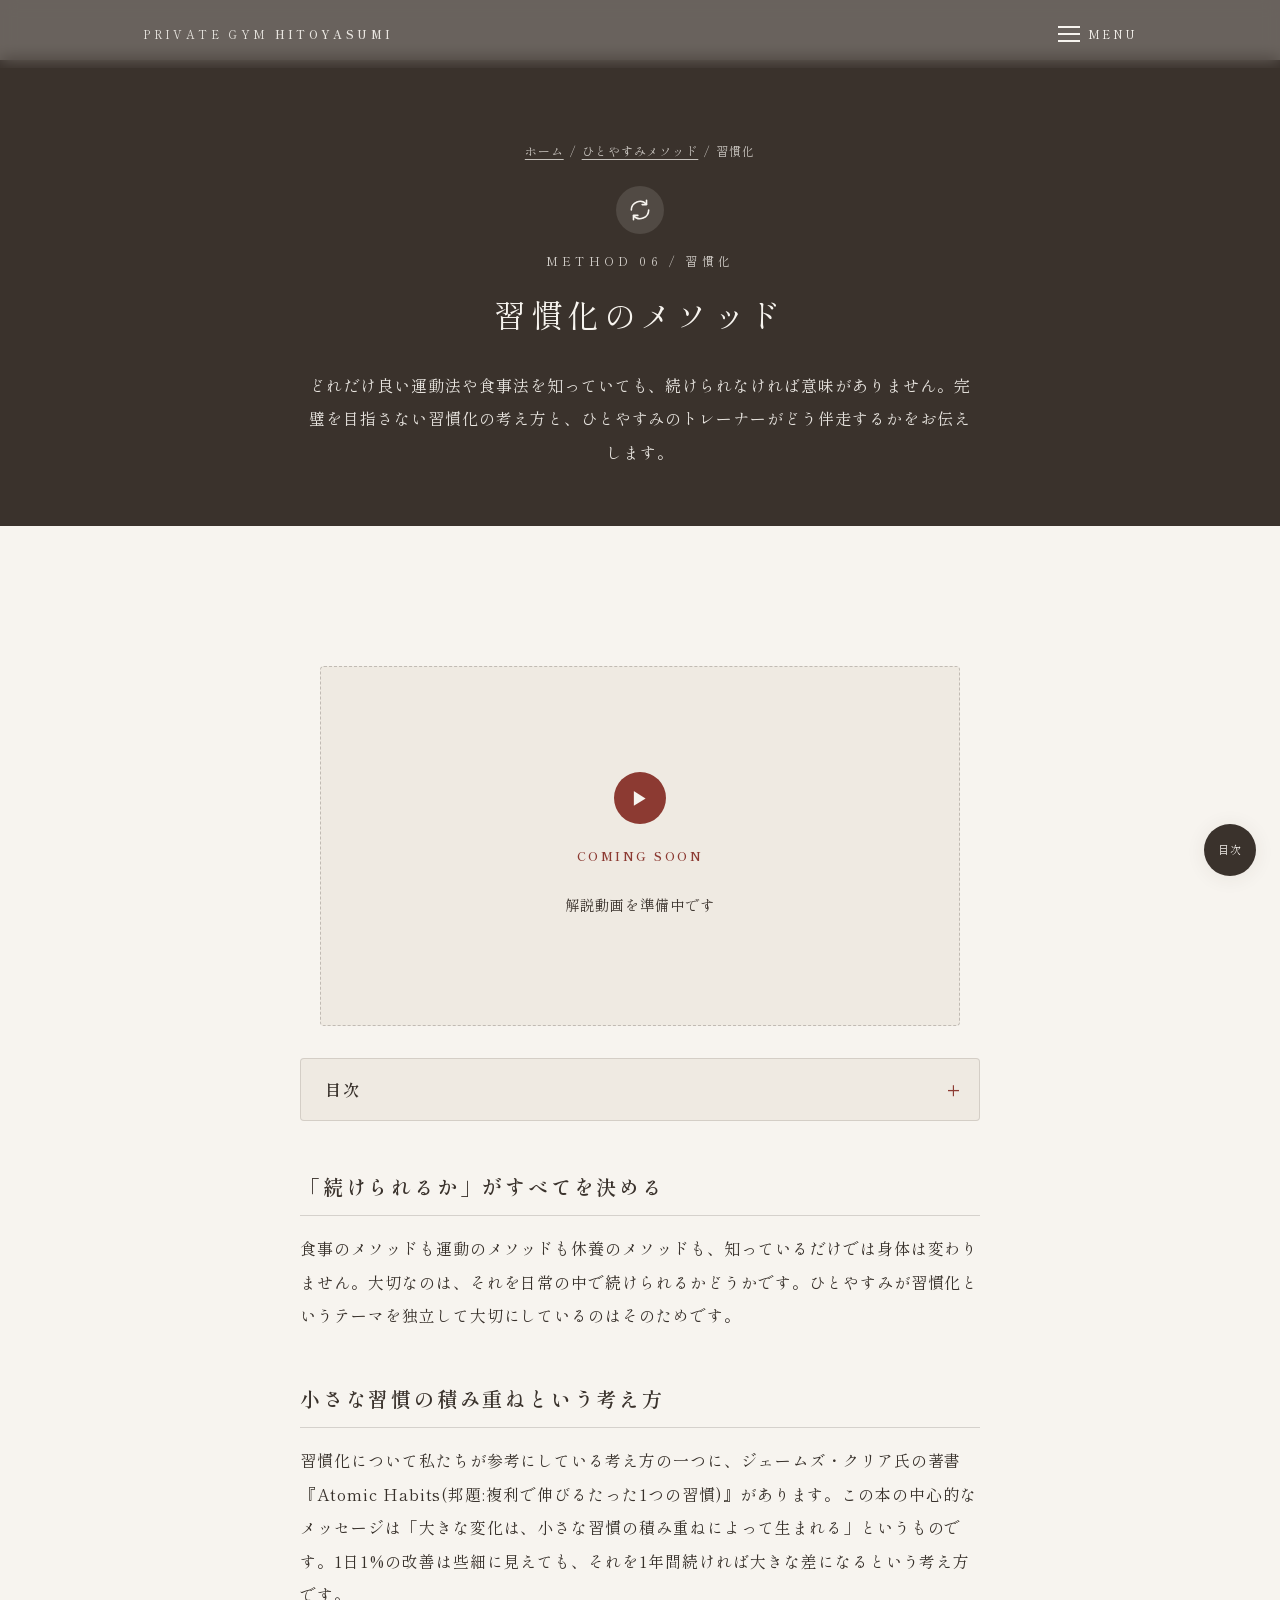
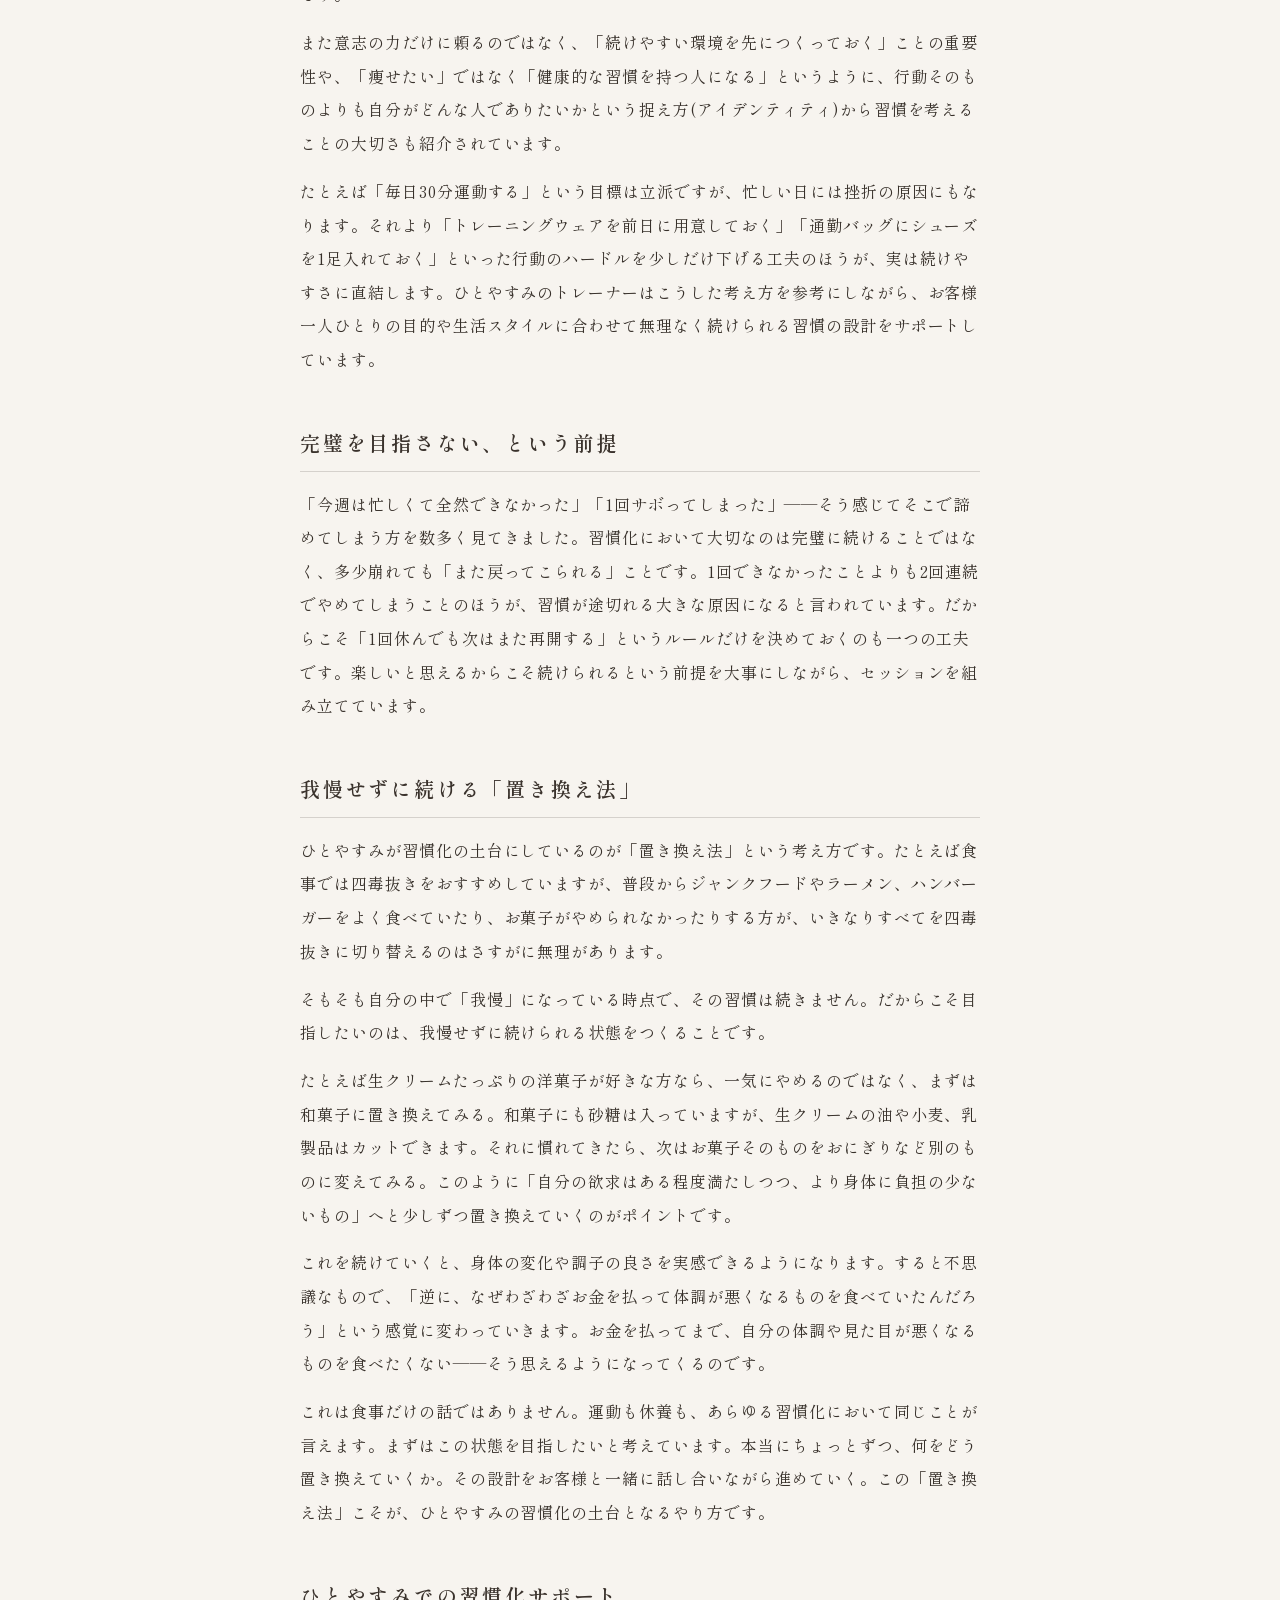
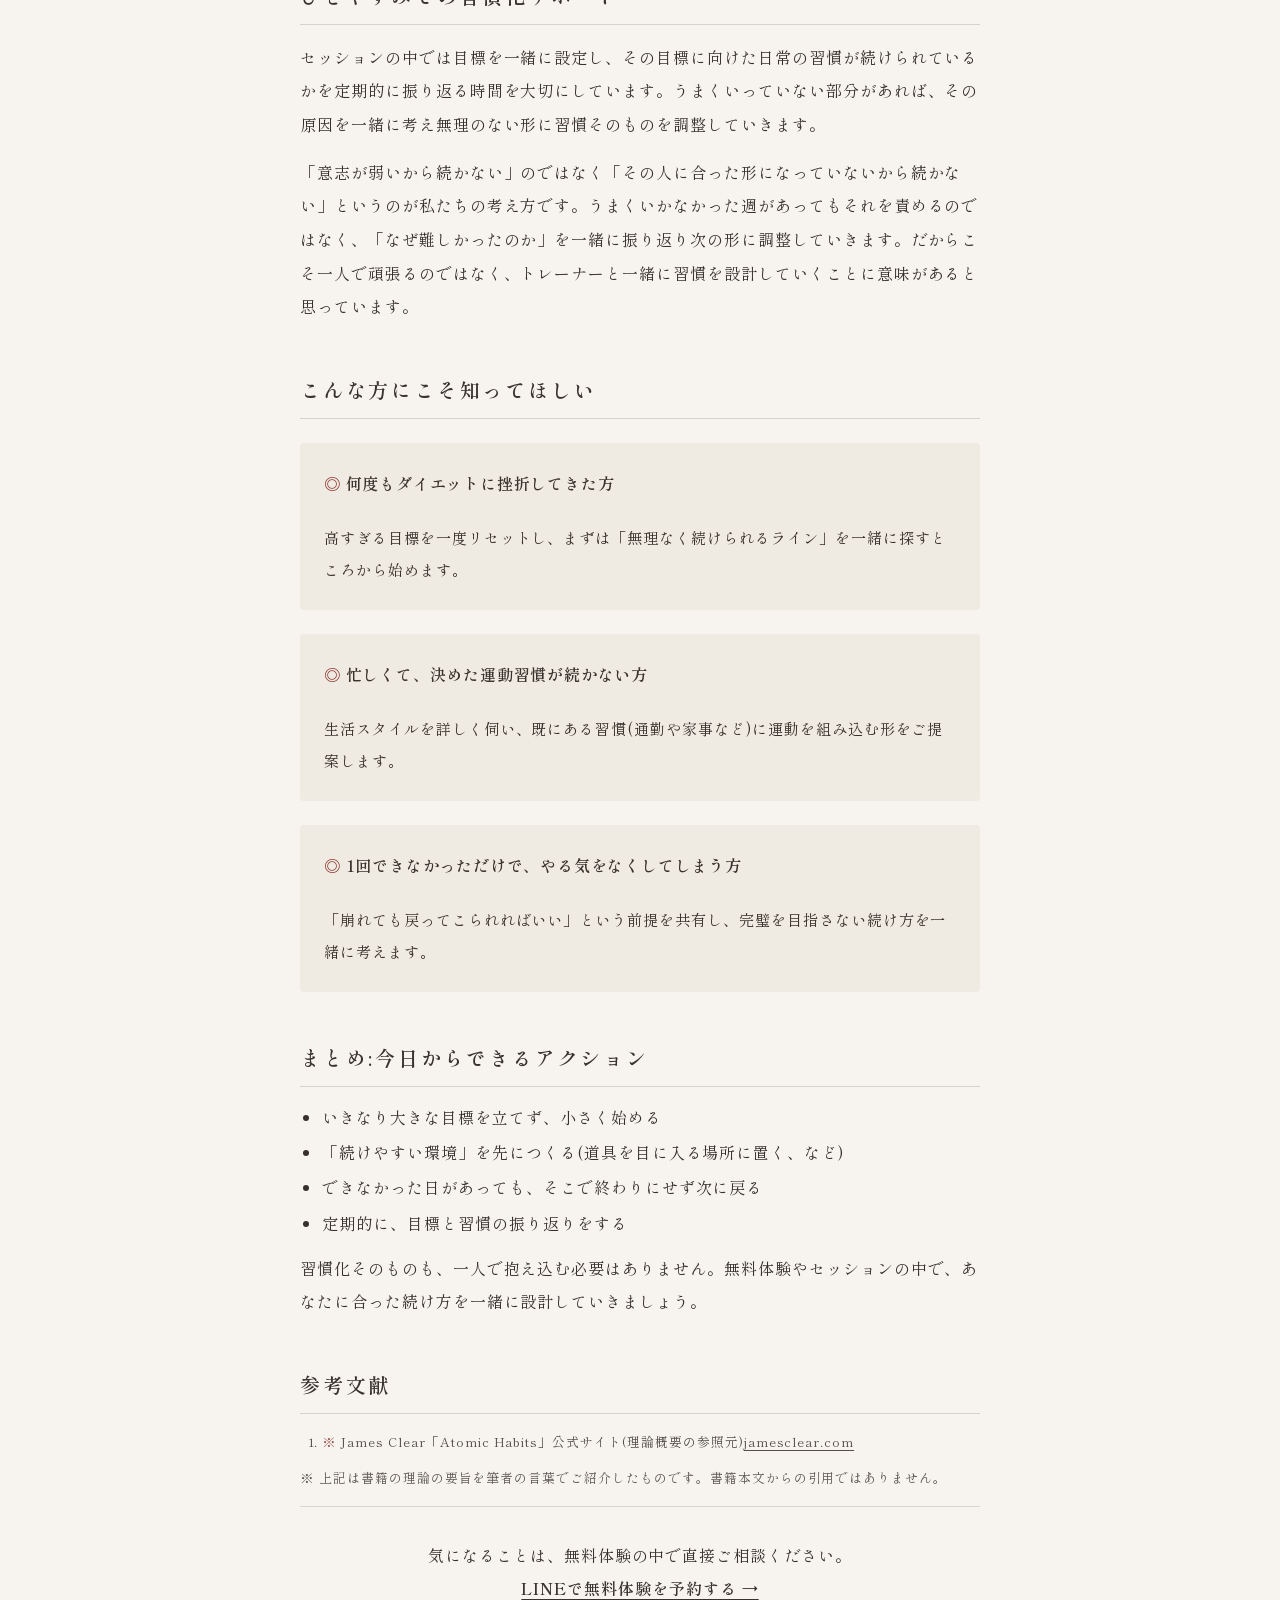
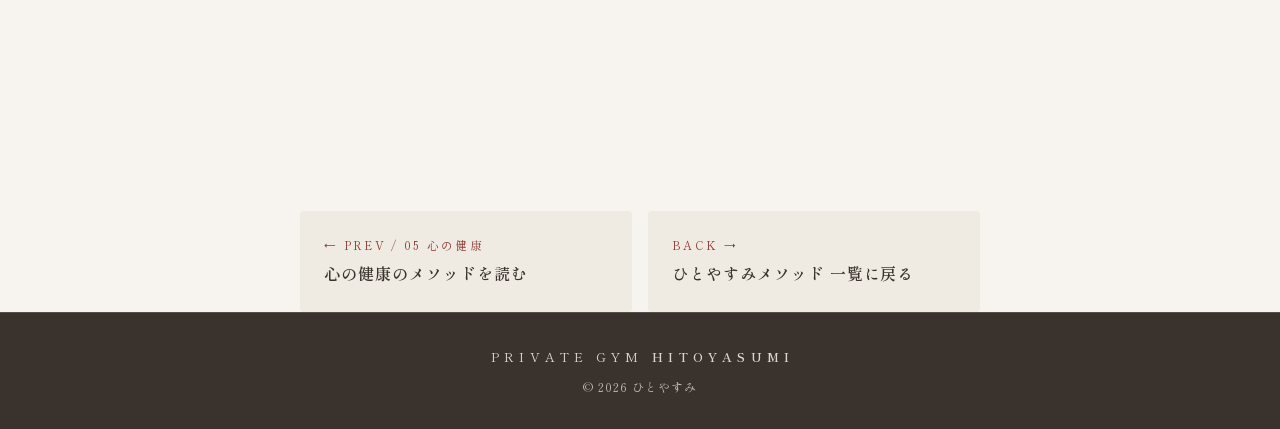
<file: method-habit.html>
<!DOCTYPE html>
<html lang="ja">
<head>
  <meta charset="UTF-8">
  <meta name="viewport" content="width=device-width, initial-scale=1">

  <title>習慣化のメソッド|ひとやすみメソッド</title>
  <meta name="description" content="続けられるかどうかがすべてを決めます。完璧を目指さない習慣化の考え方と、ひとやすみのトレーナーがどう伴走するかをお伝えします。">
  <meta name="theme-color" content="#3A322C">

  <script>document.documentElement.classList.add('js')</script>

  <link rel="canonical" href="https://hitoyasumi.co.jp/method-habit.html">
  <meta property="og:type" content="article">
  <meta property="og:title" content="習慣化のメソッド|ひとやすみメソッド">
  <meta property="og:description" content="完璧を目指さない習慣化の考え方と、トレーナーがどう伴走するかをお伝えします。">
  <meta property="og:url" content="https://hitoyasumi.co.jp/method-habit.html">
  <meta property="og:image" content="https://hitoyasumi.co.jp/assets/img/ogp-method-habit.png">
  <meta property="og:image:width" content="1200">
  <meta property="og:image:height" content="630">
  <meta property="og:image:alt" content="ひとやすみメソッド">
  <meta property="og:site_name" content="ひとやすみ">
  <meta property="og:locale" content="ja_JP">
  <meta name="twitter:card" content="summary_large_image">

  <link rel="icon" href="data:image/svg+xml,%3Csvg xmlns='http://www.w3.org/2000/svg' viewBox='0 0 32 32'%3E%3Crect width='32' height='32' rx='4' fill='%233A322C'/%3E%3Ctext x='16' y='23' font-size='17' text-anchor='middle' fill='%23F7F4EF' font-family='serif'%3E休%3C/text%3E%3C/svg%3E">

  <link rel="preconnect" href="https://fonts.googleapis.com">
  <link rel="preconnect" href="https://fonts.gstatic.com" crossorigin>
  <link rel="stylesheet"
        href="https://fonts.googleapis.com/css2?family=Shippori+Mincho:wght@400;600&display=swap"
        media="print" onload="this.media='all'">
  <noscript>
    <link rel="stylesheet" href="https://fonts.googleapis.com/css2?family=Shippori+Mincho:wght@400;600&display=swap">
  </noscript>

  <link rel="stylesheet" href="css/style.css">
</head>
<body class="page--sub">

  <header class="site-header">
    <div class="container site-header__inner">
      <a class="site-header__brand" href="index.html">PRIVATE GYM <span>HITOYASUMI</span></a>
      <button class="site-header__menu-btn" id="menu-btn" type="button" aria-expanded="false" aria-controls="site-nav">
        <span class="site-header__menu-icon" aria-hidden="true"></span>
        MENU
      </button>
    </div>
  </header>

  <nav class="site-nav" id="site-nav" aria-label="サイトメニュー">
    <ul class="site-nav__list">
      <li><a href="index.html">ホーム</a></li>
      <li><a href="method.html">ひとやすみメソッド</a></li>
      <li><a href="online.html">オンラインパーソナル</a></li>
      <li><a class="site-nav__cta" href="https://lin.ee/uh5e5la" data-cta="nav">LINEで無料体験を予約する</a></li>
    </ul>
  </nav>

  <main>

    <section class="page-intro">
      <div class="container">
        <p class="page-intro__breadcrumb"><a href="index.html">ホーム</a><span aria-hidden="true">/</span><a href="method.html">ひとやすみメソッド</a><span aria-hidden="true">/</span><span>習慣化</span></p>
        <span class="method-icon" aria-hidden="true"><svg viewBox="0 0 24 24" fill="none" stroke="currentColor" stroke-width="1.5" stroke-linecap="round" stroke-linejoin="round"><path d="M4 12a8 8 0 0 1 14-5.3"/><path d="M18 3v4h-4"/><path d="M20 12a8 8 0 0 1-14 5.3"/><path d="M6 21v-4h4"/></svg></span>
        <p class="page-intro__eyebrow">METHOD 06 / 習慣化</p>
        <h1 class="page-intro__title">習慣化のメソッド</h1>
        <p class="page-intro__lead">どれだけ良い運動法や食事法を知っていても、続けられなければ意味がありません。完璧を目指さない習慣化の考え方と、ひとやすみのトレーナーがどう伴走するかをお伝えします。</p>
      </div>
    </section>

    <section class="section fade-in">
      <div class="container">
        <div class="article">

          <div class="video-placeholder">
            <span class="video-placeholder__icon" aria-hidden="true">▶</span>
            <p class="video-placeholder__badge">Coming Soon</p>
            <p class="video-placeholder__text">解説動画を準備中です</p>
          </div>

          <details class="toc" id="toc">
            <summary class="toc__summary">目次</summary>
            <ol class="toc__list">
              <li><a href="#h-why">「続けられるか」がすべてを決める</a></li>
              <li><a href="#h-atomic">小さな習慣の積み重ねという考え方</a></li>
              <li><a href="#h-perfect">完璧を目指さない、という前提</a></li>
              <li><a href="#h-swap">我慢せずに続ける「置き換え法」</a></li>
              <li><a href="#h-support">ひとやすみでの習慣化サポート</a></li>
              <li><a href="#h-case">こんな方にこそ知ってほしい</a></li>
              <li><a href="#h-action">まとめ:今日からできるアクション</a></li>
            </ol>
          </details>

          <div class="article__section" id="h-why">
            <h2 class="article__h2">「続けられるか」がすべてを決める</h2>
            <p>食事のメソッドも運動のメソッドも休養のメソッドも、知っているだけでは身体は変わりません。大切なのは、それを日常の中で続けられるかどうかです。ひとやすみが習慣化というテーマを独立して大切にしているのはそのためです。</p>
          </div>

          <div class="article__section" id="h-atomic">
            <h2 class="article__h2">小さな習慣の積み重ねという考え方</h2>
            <p>習慣化について私たちが参考にしている考え方の一つに、ジェームズ・クリア氏の著書『Atomic Habits(邦題:複利で伸びるたった1つの習慣)』があります。この本の中心的なメッセージは「大きな変化は、小さな習慣の積み重ねによって生まれる」というものです。1日1%の改善は些細に見えても、それを1年間続ければ大きな差になるという考え方です。</p>
            <p>また意志の力だけに頼るのではなく、「続けやすい環境を先につくっておく」ことの重要性や、「痩せたい」ではなく「健康的な習慣を持つ人になる」というように、行動そのものよりも自分がどんな人でありたいかという捉え方(アイデンティティ)から習慣を考えることの大切さも紹介されています。</p>
            <p>たとえば「毎日30分運動する」という目標は立派ですが、忙しい日には挫折の原因にもなります。それより「トレーニングウェアを前日に用意しておく」「通勤バッグにシューズを1足入れておく」といった行動のハードルを少しだけ下げる工夫のほうが、実は続けやすさに直結します。ひとやすみのトレーナーはこうした考え方を参考にしながら、お客様一人ひとりの目的や生活スタイルに合わせて無理なく続けられる習慣の設計をサポートしています。</p>
          </div>

          <div class="article__section" id="h-perfect">
            <h2 class="article__h2">完璧を目指さない、という前提</h2>
            <p>「今週は忙しくて全然できなかった」「1回サボってしまった」――そう感じてそこで諦めてしまう方を数多く見てきました。習慣化において大切なのは完璧に続けることではなく、多少崩れても「また戻ってこられる」ことです。1回できなかったことよりも2回連続でやめてしまうことのほうが、習慣が途切れる大きな原因になると言われています。だからこそ「1回休んでも次はまた再開する」というルールだけを決めておくのも一つの工夫です。楽しいと思えるからこそ続けられるという前提を大事にしながら、セッションを組み立てています。</p>
          </div>

          <div class="article__section" id="h-swap">
            <h2 class="article__h2">我慢せずに続ける「置き換え法」</h2>
            <p>ひとやすみが習慣化の土台にしているのが「置き換え法」という考え方です。たとえば食事では四毒抜きをおすすめしていますが、普段からジャンクフードやラーメン、ハンバーガーをよく食べていたり、お菓子がやめられなかったりする方が、いきなりすべてを四毒抜きに切り替えるのはさすがに無理があります。</p>
            <p>そもそも自分の中で「我慢」になっている時点で、その習慣は続きません。だからこそ目指したいのは、我慢せずに続けられる状態をつくることです。</p>
            <p>たとえば生クリームたっぷりの洋菓子が好きな方なら、一気にやめるのではなく、まずは和菓子に置き換えてみる。和菓子にも砂糖は入っていますが、生クリームの油や小麦、乳製品はカットできます。それに慣れてきたら、次はお菓子そのものをおにぎりなど別のものに変えてみる。このように「自分の欲求はある程度満たしつつ、より身体に負担の少ないもの」へと少しずつ置き換えていくのがポイントです。</p>
            <p>これを続けていくと、身体の変化や調子の良さを実感できるようになります。すると不思議なもので、「逆に、なぜわざわざお金を払って体調が悪くなるものを食べていたんだろう」という感覚に変わっていきます。お金を払ってまで、自分の体調や見た目が悪くなるものを食べたくない――そう思えるようになってくるのです。</p>
            <p>これは食事だけの話ではありません。運動も休養も、あらゆる習慣化において同じことが言えます。まずはこの状態を目指したいと考えています。本当にちょっとずつ、何をどう置き換えていくか。その設計をお客様と一緒に話し合いながら進めていく。この「置き換え法」こそが、ひとやすみの習慣化の土台となるやり方です。</p>
          </div>

          <div class="article__section" id="h-support">
            <h2 class="article__h2">ひとやすみでの習慣化サポート</h2>
            <p>セッションの中では目標を一緒に設定し、その目標に向けた日常の習慣が続けられているかを定期的に振り返る時間を大切にしています。うまくいっていない部分があれば、その原因を一緒に考え無理のない形に習慣そのものを調整していきます。</p>
            <p>「意志が弱いから続かない」のではなく「その人に合った形になっていないから続かない」というのが私たちの考え方です。うまくいかなかった週があってもそれを責めるのではなく、「なぜ難しかったのか」を一緒に振り返り次の形に調整していきます。だからこそ一人で頑張るのではなく、トレーナーと一緒に習慣を設計していくことに意味があると思っています。</p>
          </div>

          <div class="article__section" id="h-case">
            <h2 class="article__h2">こんな方にこそ知ってほしい</h2>
            <div class="case-grid">
              <div class="case-card">
                <p class="case-card__persona">何度もダイエットに挫折してきた方</p>
                <p class="case-card__text">高すぎる目標を一度リセットし、まずは「無理なく続けられるライン」を一緒に探すところから始めます。</p>
              </div>
              <div class="case-card">
                <p class="case-card__persona">忙しくて、決めた運動習慣が続かない方</p>
                <p class="case-card__text">生活スタイルを詳しく伺い、既にある習慣(通勤や家事など)に運動を組み込む形をご提案します。</p>
              </div>
              <div class="case-card">
                <p class="case-card__persona">1回できなかっただけで、やる気をなくしてしまう方</p>
                <p class="case-card__text">「崩れても戻ってこられればいい」という前提を共有し、完璧を目指さない続け方を一緒に考えます。</p>
              </div>
            </div>
          </div>

          <div class="article__section" id="h-action">
            <h2 class="article__h2">まとめ:今日からできるアクション</h2>
            <ul>
              <li>いきなり大きな目標を立てず、小さく始める</li>
              <li>「続けやすい環境」を先につくる(道具を目に入る場所に置く、など)</li>
              <li>できなかった日があっても、そこで終わりにせず次に戻る</li>
              <li>定期的に、目標と習慣の振り返りをする</li>
            </ul>
            <p>習慣化そのものも、一人で抱え込む必要はありません。無料体験やセッションの中で、あなたに合った続け方を一緒に設計していきましょう。</p>
          </div>

          <div class="article__section">
            <h2 class="article__h2">参考文献</h2>
            <ol class="refs">
              <li>James Clear「Atomic Habits」公式サイト(理論概要の参照元)<a href="https://jamesclear.com/atomic-habits" target="_blank" rel="noopener">jamesclear.com</a></li>
            </ol>
            <p class="refs__note">※ 上記は書籍の理論の要旨を筆者の言葉でご紹介したものです。書籍本文からの引用ではありません。</p>
          </div>

          <p class="article__next-action">気になることは、無料体験の中で直接ご相談ください。<br><a href="https://lin.ee/uh5e5la" data-cta="method_article">LINEで無料体験を予約する →</a></p>

        </div>
      </div>
    </section>

    <nav class="article-nav" aria-label="関連記事">
      <a class="article-nav__link" href="method-mind.html">
        <span class="article-nav__label">← PREV / 05 心の健康</span>
        <span class="article-nav__title">心の健康のメソッドを読む</span>
      </a>
      <a class="article-nav__link" href="method.html">
        <span class="article-nav__label">BACK →</span>
        <span class="article-nav__title">ひとやすみメソッド 一覧に戻る</span>
      </a>
    </nav>

  </main>

  <footer class="footer">
    <p class="footer__brand">PRIVATE GYM <span>HITOYASUMI</span></p>
    <p class="footer__copy">&copy; 2026 ひとやすみ</p>
  </footer>

  <a class="toc-fab" href="#toc" aria-label="目次へ戻る">目次</a>

  <div class="sticky-cta" id="sticky-cta" aria-hidden="true">
    <a class="cta__button cta__button--sticky" href="https://lin.ee/uh5e5la" data-cta="sticky" tabindex="-1">
      <svg class="cta__icon" viewBox="0 0 24 24" width="20" height="20" aria-hidden="true"><path fill="currentColor" d="M12 2C6.48 2 2 5.64 2 10.13c0 4.03 3.55 7.4 8.34 8.04.33.07.77.22.88.5.1.26.07.66.03.92l-.14.86c-.04.26-.2 1 .88.55 1.08-.46 5.83-3.44 7.96-5.89C21.4 13.5 22 11.9 22 10.13 22 5.64 17.52 2 12 2z"/></svg>
      LINEで無料体験を予約する
    </a>
  </div>

  <script src="js/script.js"></script>
</body>
</html>
</file>
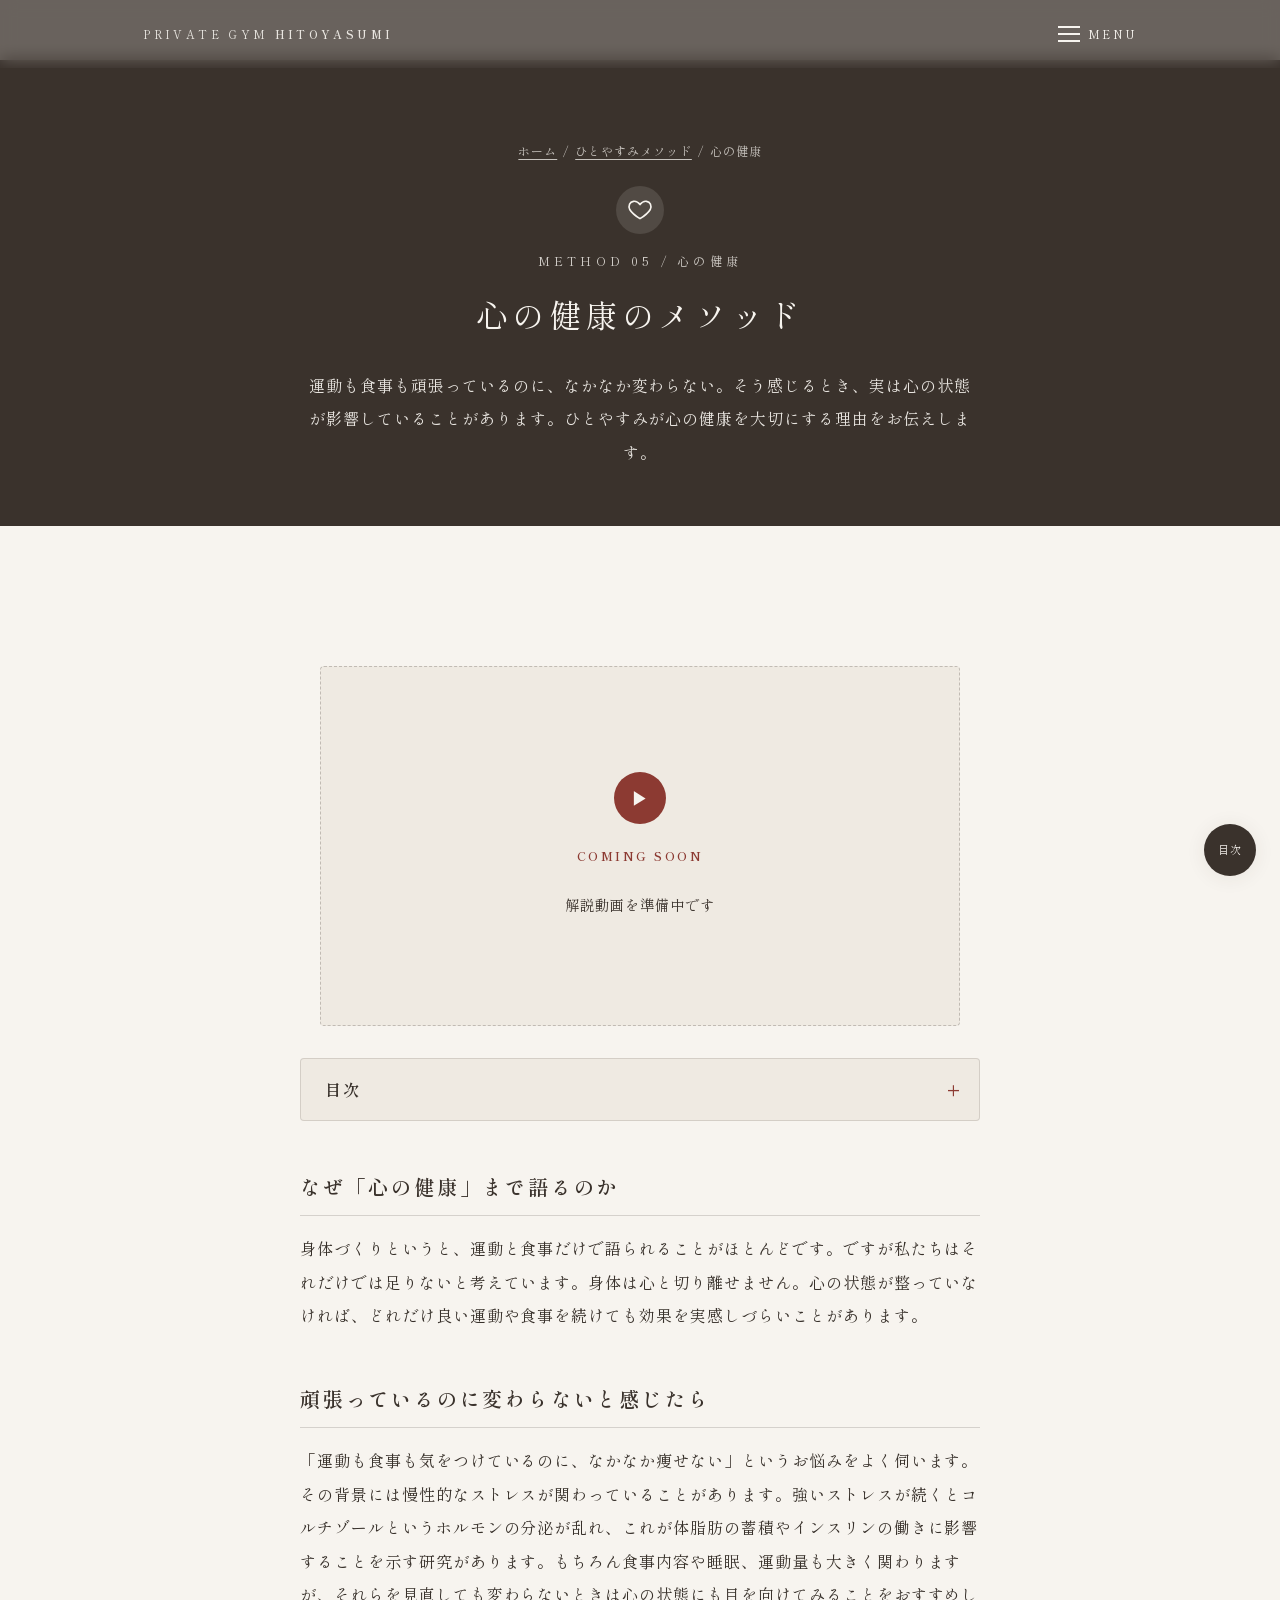
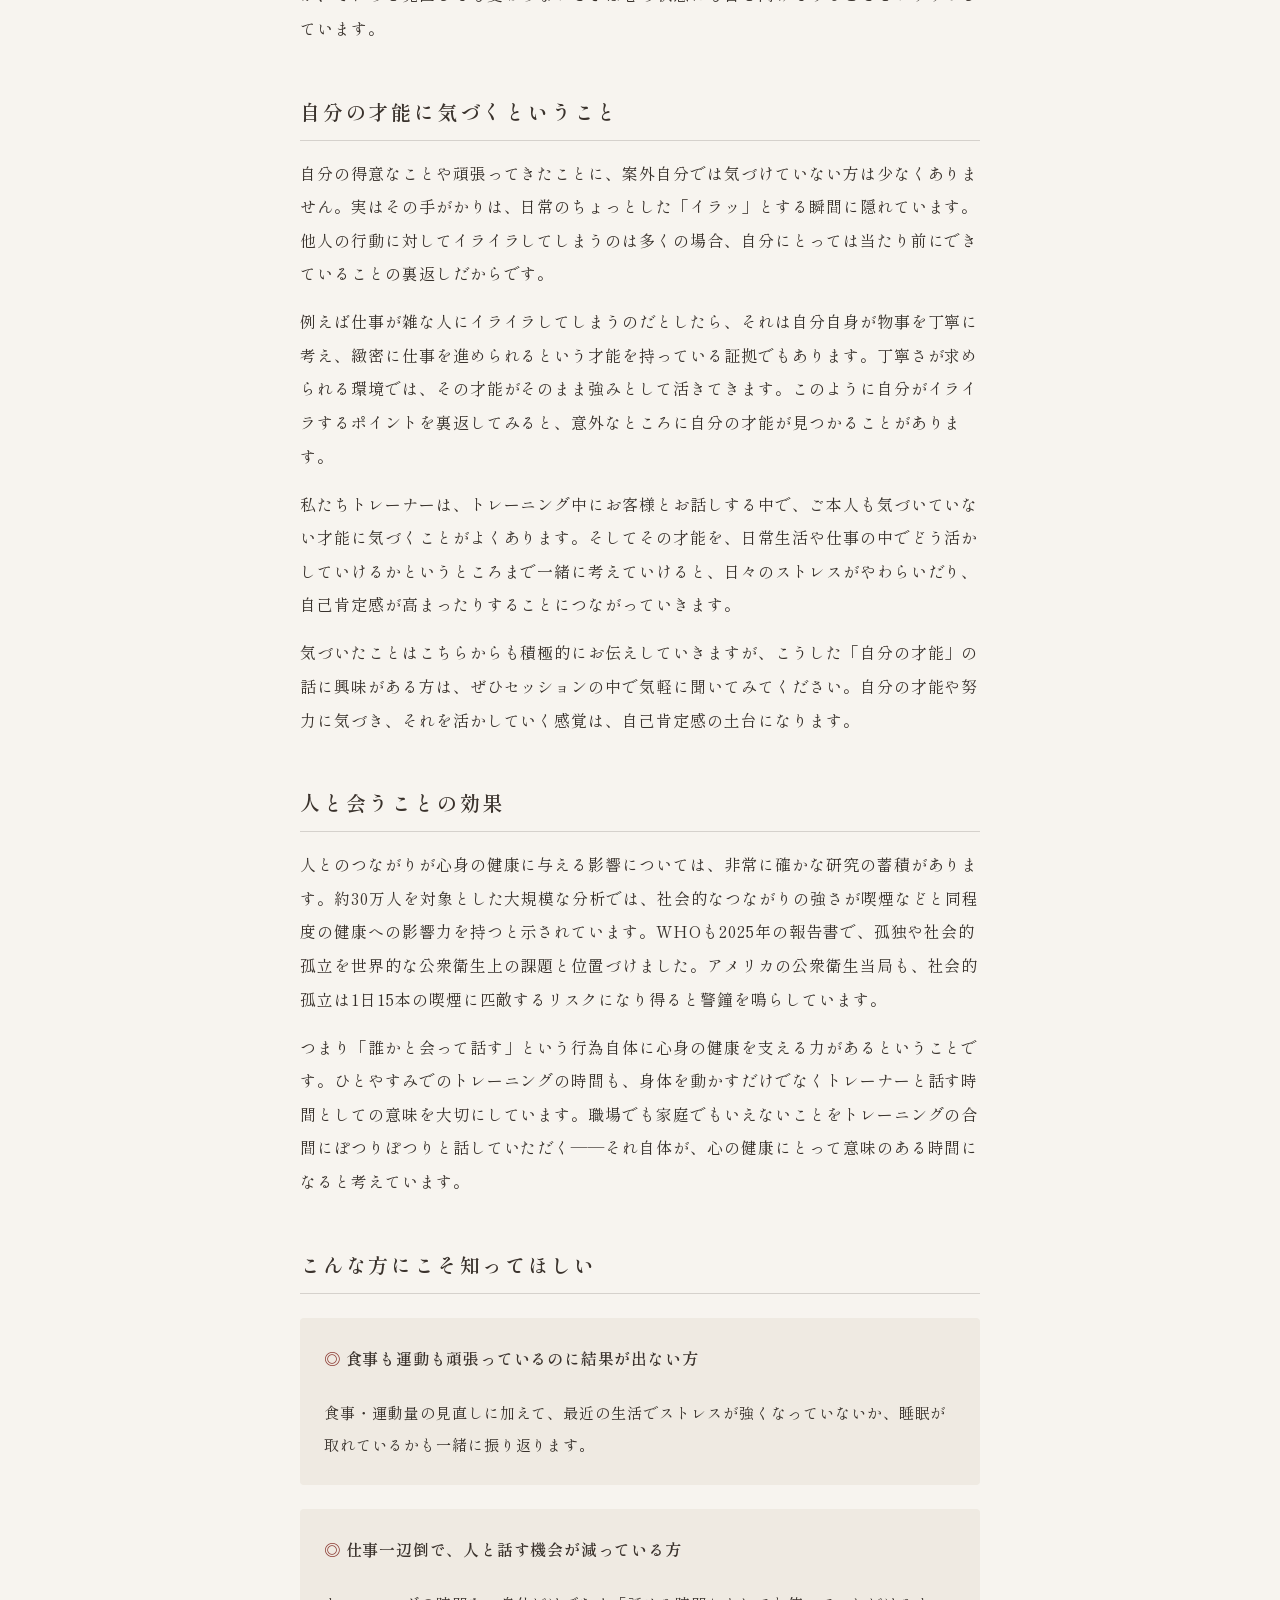
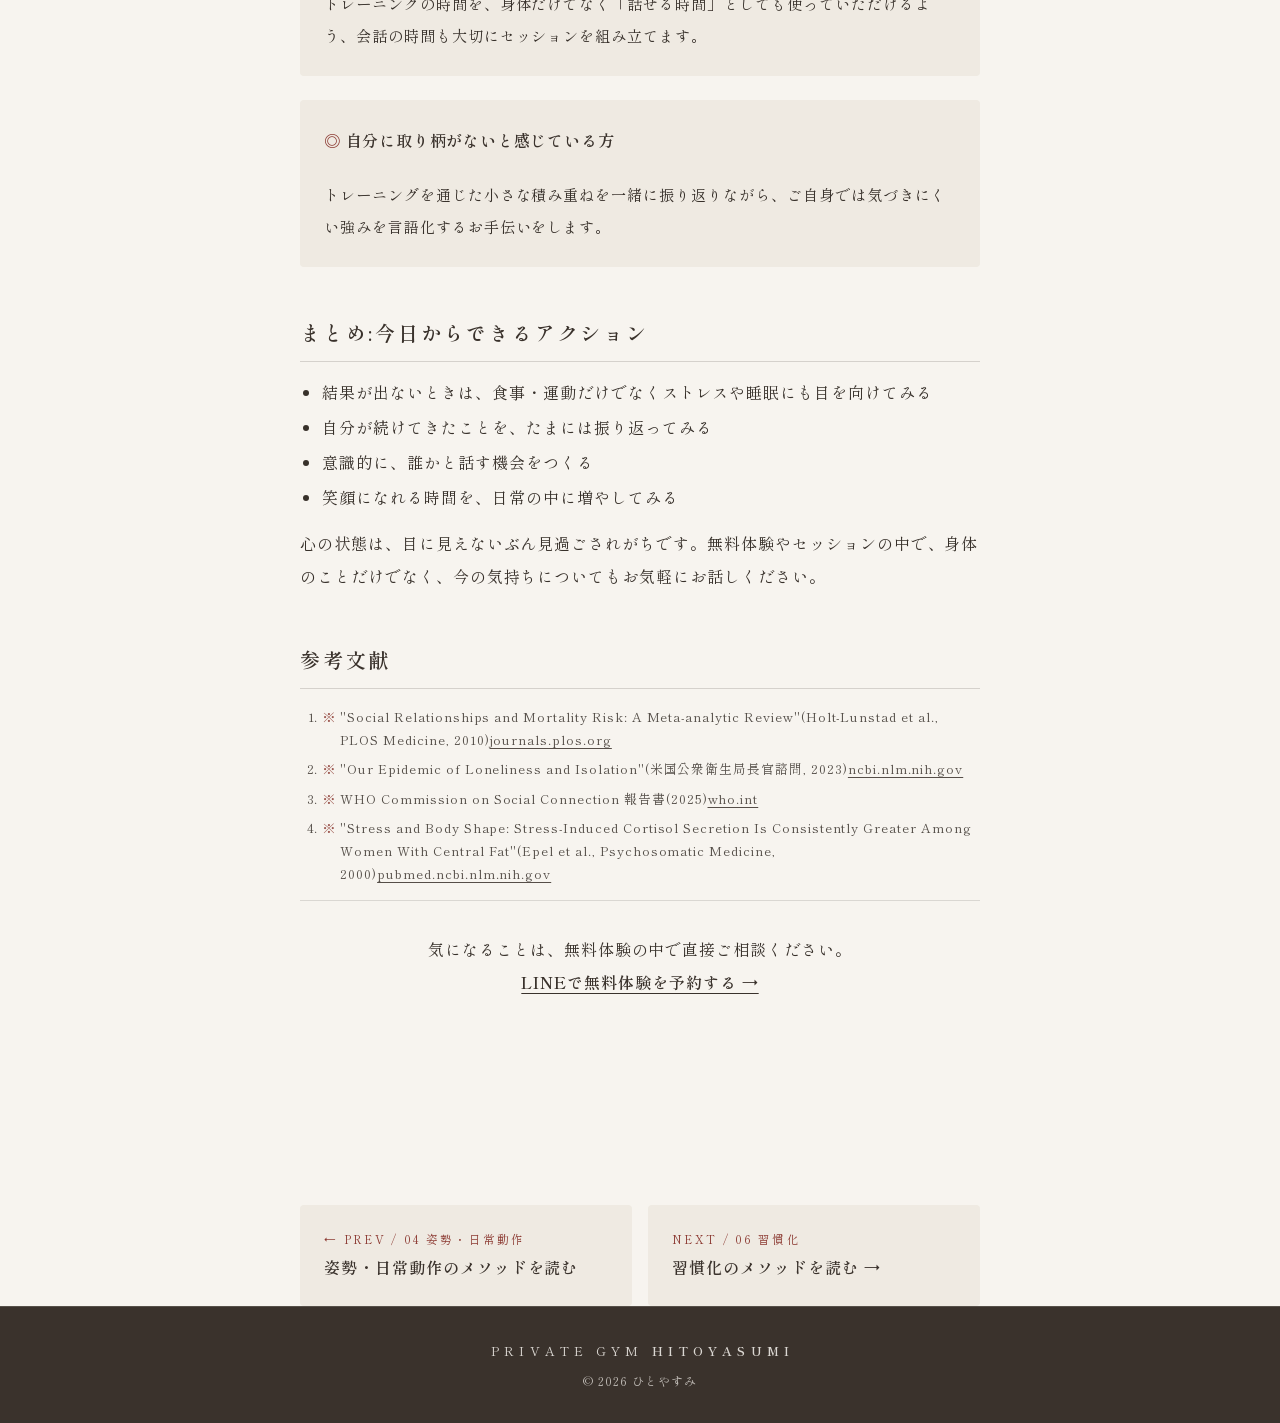
<file: method-mind.html>
<!DOCTYPE html>
<html lang="ja">
<head>
  <meta charset="UTF-8">
  <meta name="viewport" content="width=device-width, initial-scale=1">

  <title>心の健康のメソッド|ひとやすみメソッド</title>
  <meta name="description" content="運動も食事も頑張っているのに変わらない――それは心の状態が影響しているかもしれません。ひとやすみが考える心の健康との向き合い方を解説します。">
  <meta name="theme-color" content="#3A322C">

  <script>document.documentElement.classList.add('js')</script>

  <link rel="canonical" href="https://hitoyasumi.co.jp/method-mind.html">
  <meta property="og:type" content="article">
  <meta property="og:title" content="心の健康のメソッド|ひとやすみメソッド">
  <meta property="og:description" content="運動も食事も頑張っているのに変わらない――それは心の状態が影響しているかもしれません。">
  <meta property="og:url" content="https://hitoyasumi.co.jp/method-mind.html">
  <meta property="og:image" content="https://hitoyasumi.co.jp/assets/img/ogp-method-mind.png">
  <meta property="og:image:width" content="1200">
  <meta property="og:image:height" content="630">
  <meta property="og:image:alt" content="ひとやすみメソッド">
  <meta property="og:site_name" content="ひとやすみ">
  <meta property="og:locale" content="ja_JP">
  <meta name="twitter:card" content="summary_large_image">

  <link rel="icon" href="data:image/svg+xml,%3Csvg xmlns='http://www.w3.org/2000/svg' viewBox='0 0 32 32'%3E%3Crect width='32' height='32' rx='4' fill='%233A322C'/%3E%3Ctext x='16' y='23' font-size='17' text-anchor='middle' fill='%23F7F4EF' font-family='serif'%3E休%3C/text%3E%3C/svg%3E">

  <link rel="preconnect" href="https://fonts.googleapis.com">
  <link rel="preconnect" href="https://fonts.gstatic.com" crossorigin>
  <link rel="stylesheet"
        href="https://fonts.googleapis.com/css2?family=Shippori+Mincho:wght@400;600&display=swap"
        media="print" onload="this.media='all'">
  <noscript>
    <link rel="stylesheet" href="https://fonts.googleapis.com/css2?family=Shippori+Mincho:wght@400;600&display=swap">
  </noscript>

  <link rel="stylesheet" href="css/style.css">
</head>
<body class="page--sub">

  <header class="site-header">
    <div class="container site-header__inner">
      <a class="site-header__brand" href="index.html">PRIVATE GYM <span>HITOYASUMI</span></a>
      <button class="site-header__menu-btn" id="menu-btn" type="button" aria-expanded="false" aria-controls="site-nav">
        <span class="site-header__menu-icon" aria-hidden="true"></span>
        MENU
      </button>
    </div>
  </header>

  <nav class="site-nav" id="site-nav" aria-label="サイトメニュー">
    <ul class="site-nav__list">
      <li><a href="index.html">ホーム</a></li>
      <li><a href="method.html">ひとやすみメソッド</a></li>
      <li><a href="online.html">オンラインパーソナル</a></li>
      <li><a class="site-nav__cta" href="https://lin.ee/uh5e5la" data-cta="nav">LINEで無料体験を予約する</a></li>
    </ul>
  </nav>

  <main>

    <section class="page-intro">
      <div class="container">
        <p class="page-intro__breadcrumb"><a href="index.html">ホーム</a><span aria-hidden="true">/</span><a href="method.html">ひとやすみメソッド</a><span aria-hidden="true">/</span><span>心の健康</span></p>
        <span class="method-icon" aria-hidden="true"><svg viewBox="0 0 24 24" fill="none" stroke="currentColor" stroke-width="1.5" stroke-linecap="round" stroke-linejoin="round"><path d="M12 20s-7-4.35-9.5-8.5C1 8 2.5 4.5 6 4c2-0.3 4.5 1 6 3 1.5-2 4-3.3 6-3 3.5 0.5 5 4 3.5 7.5C19 15.65 12 20 12 20Z"/></svg></span>
        <p class="page-intro__eyebrow">METHOD 05 / 心の健康</p>
        <h1 class="page-intro__title">心の健康のメソッド</h1>
        <p class="page-intro__lead">運動も食事も頑張っているのに、なかなか変わらない。そう感じるとき、実は心の状態が影響していることがあります。ひとやすみが心の健康を大切にする理由をお伝えします。</p>
      </div>
    </section>

    <section class="section fade-in">
      <div class="container">
        <div class="article">

          <div class="video-placeholder">
            <span class="video-placeholder__icon" aria-hidden="true">▶</span>
            <p class="video-placeholder__badge">Coming Soon</p>
            <p class="video-placeholder__text">解説動画を準備中です</p>
          </div>

          <details class="toc" id="toc">
            <summary class="toc__summary">目次</summary>
            <ol class="toc__list">
              <li><a href="#h-why">なぜ「心の健康」まで語るのか</a></li>
              <li><a href="#h-stuck">頑張っているのに変わらないと感じたら</a></li>
              <li><a href="#h-talent">自分の才能に気づくということ</a></li>
              <li><a href="#h-people">人と会うことの効果</a></li>
              <li><a href="#h-case">こんな方にこそ知ってほしい</a></li>
              <li><a href="#h-action">まとめ:今日からできるアクション</a></li>
            </ol>
          </details>

          <div class="article__section" id="h-why">
            <h2 class="article__h2">なぜ「心の健康」まで語るのか</h2>
            <p>身体づくりというと、運動と食事だけで語られることがほとんどです。ですが私たちはそれだけでは足りないと考えています。身体は心と切り離せません。心の状態が整っていなければ、どれだけ良い運動や食事を続けても効果を実感しづらいことがあります。</p>
          </div>

          <div class="article__section" id="h-stuck">
            <h2 class="article__h2">頑張っているのに変わらないと感じたら</h2>
            <p>「運動も食事も気をつけているのに、なかなか痩せない」というお悩みをよく伺います。その背景には慢性的なストレスが関わっていることがあります。強いストレスが続くとコルチゾールというホルモンの分泌が乱れ、これが体脂肪の蓄積やインスリンの働きに影響することを示す研究があります。もちろん食事内容や睡眠、運動量も大きく関わりますが、それらを見直しても変わらないときは心の状態にも目を向けてみることをおすすめしています。</p>
          </div>

          <div class="article__section" id="h-talent">
            <h2 class="article__h2">自分の才能に気づくということ</h2>
            <p>自分の得意なことや頑張ってきたことに、案外自分では気づけていない方は少なくありません。実はその手がかりは、日常のちょっとした「イラッ」とする瞬間に隠れています。他人の行動に対してイライラしてしまうのは多くの場合、自分にとっては当たり前にできていることの裏返しだからです。</p>
            <p>例えば仕事が雑な人にイライラしてしまうのだとしたら、それは自分自身が物事を丁寧に考え、緻密に仕事を進められるという才能を持っている証拠でもあります。丁寧さが求められる環境では、その才能がそのまま強みとして活きてきます。このように自分がイライラするポイントを裏返してみると、意外なところに自分の才能が見つかることがあります。</p>
            <p>私たちトレーナーは、トレーニング中にお客様とお話しする中で、ご本人も気づいていない才能に気づくことがよくあります。そしてその才能を、日常生活や仕事の中でどう活かしていけるかというところまで一緒に考えていけると、日々のストレスがやわらいだり、自己肯定感が高まったりすることにつながっていきます。</p>
            <p>気づいたことはこちらからも積極的にお伝えしていきますが、こうした「自分の才能」の話に興味がある方は、ぜひセッションの中で気軽に聞いてみてください。自分の才能や努力に気づき、それを活かしていく感覚は、自己肯定感の土台になります。</p>
          </div>

          <div class="article__section" id="h-people">
            <h2 class="article__h2">人と会うことの効果</h2>
            <p>人とのつながりが心身の健康に与える影響については、非常に確かな研究の蓄積があります。約30万人を対象とした大規模な分析では、社会的なつながりの強さが喫煙などと同程度の健康への影響力を持つと示されています。WHOも2025年の報告書で、孤独や社会的孤立を世界的な公衆衛生上の課題と位置づけました。アメリカの公衆衛生当局も、社会的孤立は1日15本の喫煙に匹敵するリスクになり得ると警鐘を鳴らしています。</p>
            <p>つまり「誰かと会って話す」という行為自体に心身の健康を支える力があるということです。ひとやすみでのトレーニングの時間も、身体を動かすだけでなくトレーナーと話す時間としての意味を大切にしています。職場でも家庭でもいえないことをトレーニングの合間にぽつりぽつりと話していただく――それ自体が、心の健康にとって意味のある時間になると考えています。</p>
          </div>

          <div class="article__section" id="h-case">
            <h2 class="article__h2">こんな方にこそ知ってほしい</h2>
            <div class="case-grid">
              <div class="case-card">
                <p class="case-card__persona">食事も運動も頑張っているのに結果が出ない方</p>
                <p class="case-card__text">食事・運動量の見直しに加えて、最近の生活でストレスが強くなっていないか、睡眠が取れているかも一緒に振り返ります。</p>
              </div>
              <div class="case-card">
                <p class="case-card__persona">仕事一辺倒で、人と話す機会が減っている方</p>
                <p class="case-card__text">トレーニングの時間を、身体だけでなく「話せる時間」としても使っていただけるよう、会話の時間も大切にセッションを組み立てます。</p>
              </div>
              <div class="case-card">
                <p class="case-card__persona">自分に取り柄がないと感じている方</p>
                <p class="case-card__text">トレーニングを通じた小さな積み重ねを一緒に振り返りながら、ご自身では気づきにくい強みを言語化するお手伝いをします。</p>
              </div>
            </div>
          </div>

          <div class="article__section" id="h-action">
            <h2 class="article__h2">まとめ:今日からできるアクション</h2>
            <ul>
              <li>結果が出ないときは、食事・運動だけでなくストレスや睡眠にも目を向けてみる</li>
              <li>自分が続けてきたことを、たまには振り返ってみる</li>
              <li>意識的に、誰かと話す機会をつくる</li>
              <li>笑顔になれる時間を、日常の中に増やしてみる</li>
            </ul>
            <p>心の状態は、目に見えないぶん見過ごされがちです。無料体験やセッションの中で、身体のことだけでなく、今の気持ちについてもお気軽にお話しください。</p>
          </div>

          <div class="article__section">
            <h2 class="article__h2">参考文献</h2>
            <ol class="refs">
              <li>"Social Relationships and Mortality Risk: A Meta-analytic Review"(Holt-Lunstad et al., PLOS Medicine, 2010)<a href="https://journals.plos.org/plosmedicine/article?id=10.1371%2Fjournal.pmed.1000316" target="_blank" rel="noopener">journals.plos.org</a></li>
              <li>"Our Epidemic of Loneliness and Isolation"(米国公衆衛生局長官諮問, 2023)<a href="https://www.ncbi.nlm.nih.gov/books/NBK595227/" target="_blank" rel="noopener">ncbi.nlm.nih.gov</a></li>
              <li>WHO Commission on Social Connection 報告書(2025)<a href="https://who.int/news/item/30-06-2025-social-connection-linked-to-improved-heath-and-reduced-risk-of-early-death" target="_blank" rel="noopener">who.int</a></li>
              <li>"Stress and Body Shape: Stress-Induced Cortisol Secretion Is Consistently Greater Among Women With Central Fat"(Epel et al., Psychosomatic Medicine, 2000)<a href="https://pubmed.ncbi.nlm.nih.gov/11020091/" target="_blank" rel="noopener">pubmed.ncbi.nlm.nih.gov</a></li>
            </ol>
          </div>

          <p class="article__next-action">気になることは、無料体験の中で直接ご相談ください。<br><a href="https://lin.ee/uh5e5la" data-cta="method_article">LINEで無料体験を予約する →</a></p>

        </div>
      </div>
    </section>

    <nav class="article-nav" aria-label="関連記事">
      <a class="article-nav__link" href="method-posture.html">
        <span class="article-nav__label">← PREV / 04 姿勢・日常動作</span>
        <span class="article-nav__title">姿勢・日常動作のメソッドを読む</span>
      </a>
      <a class="article-nav__link" href="method-habit.html">
        <span class="article-nav__label">NEXT / 06 習慣化</span>
        <span class="article-nav__title">習慣化のメソッドを読む →</span>
      </a>
    </nav>

  </main>

  <footer class="footer">
    <p class="footer__brand">PRIVATE GYM <span>HITOYASUMI</span></p>
    <p class="footer__copy">&copy; 2026 ひとやすみ</p>
  </footer>

  <a class="toc-fab" href="#toc" aria-label="目次へ戻る">目次</a>

  <div class="sticky-cta" id="sticky-cta" aria-hidden="true">
    <a class="cta__button cta__button--sticky" href="https://lin.ee/uh5e5la" data-cta="sticky" tabindex="-1">
      <svg class="cta__icon" viewBox="0 0 24 24" width="20" height="20" aria-hidden="true"><path fill="currentColor" d="M12 2C6.48 2 2 5.64 2 10.13c0 4.03 3.55 7.4 8.34 8.04.33.07.77.22.88.5.1.26.07.66.03.92l-.14.86c-.04.26-.2 1 .88.55 1.08-.46 5.83-3.44 7.96-5.89C21.4 13.5 22 11.9 22 10.13 22 5.64 17.52 2 12 2z"/></svg>
      LINEで無料体験を予約する
    </a>
  </div>

  <script src="js/script.js"></script>
</body>
</html>
</file>
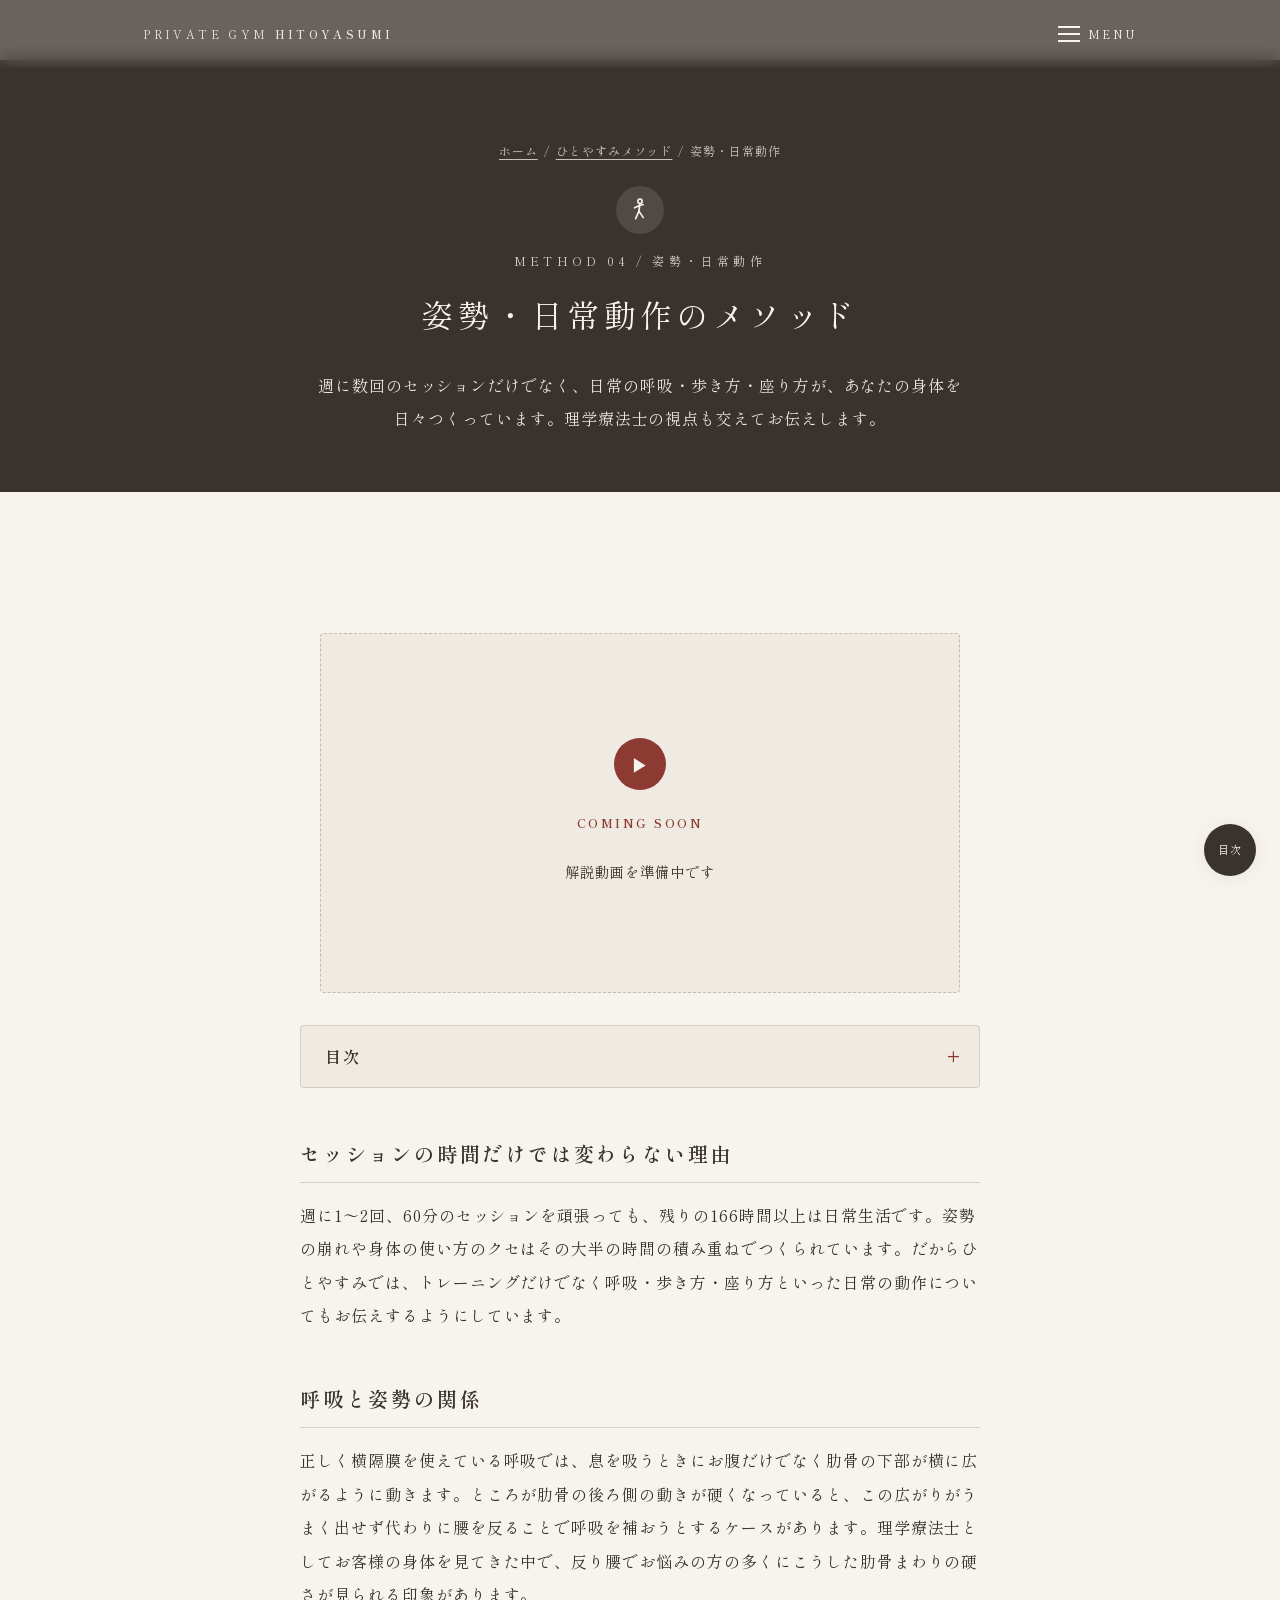
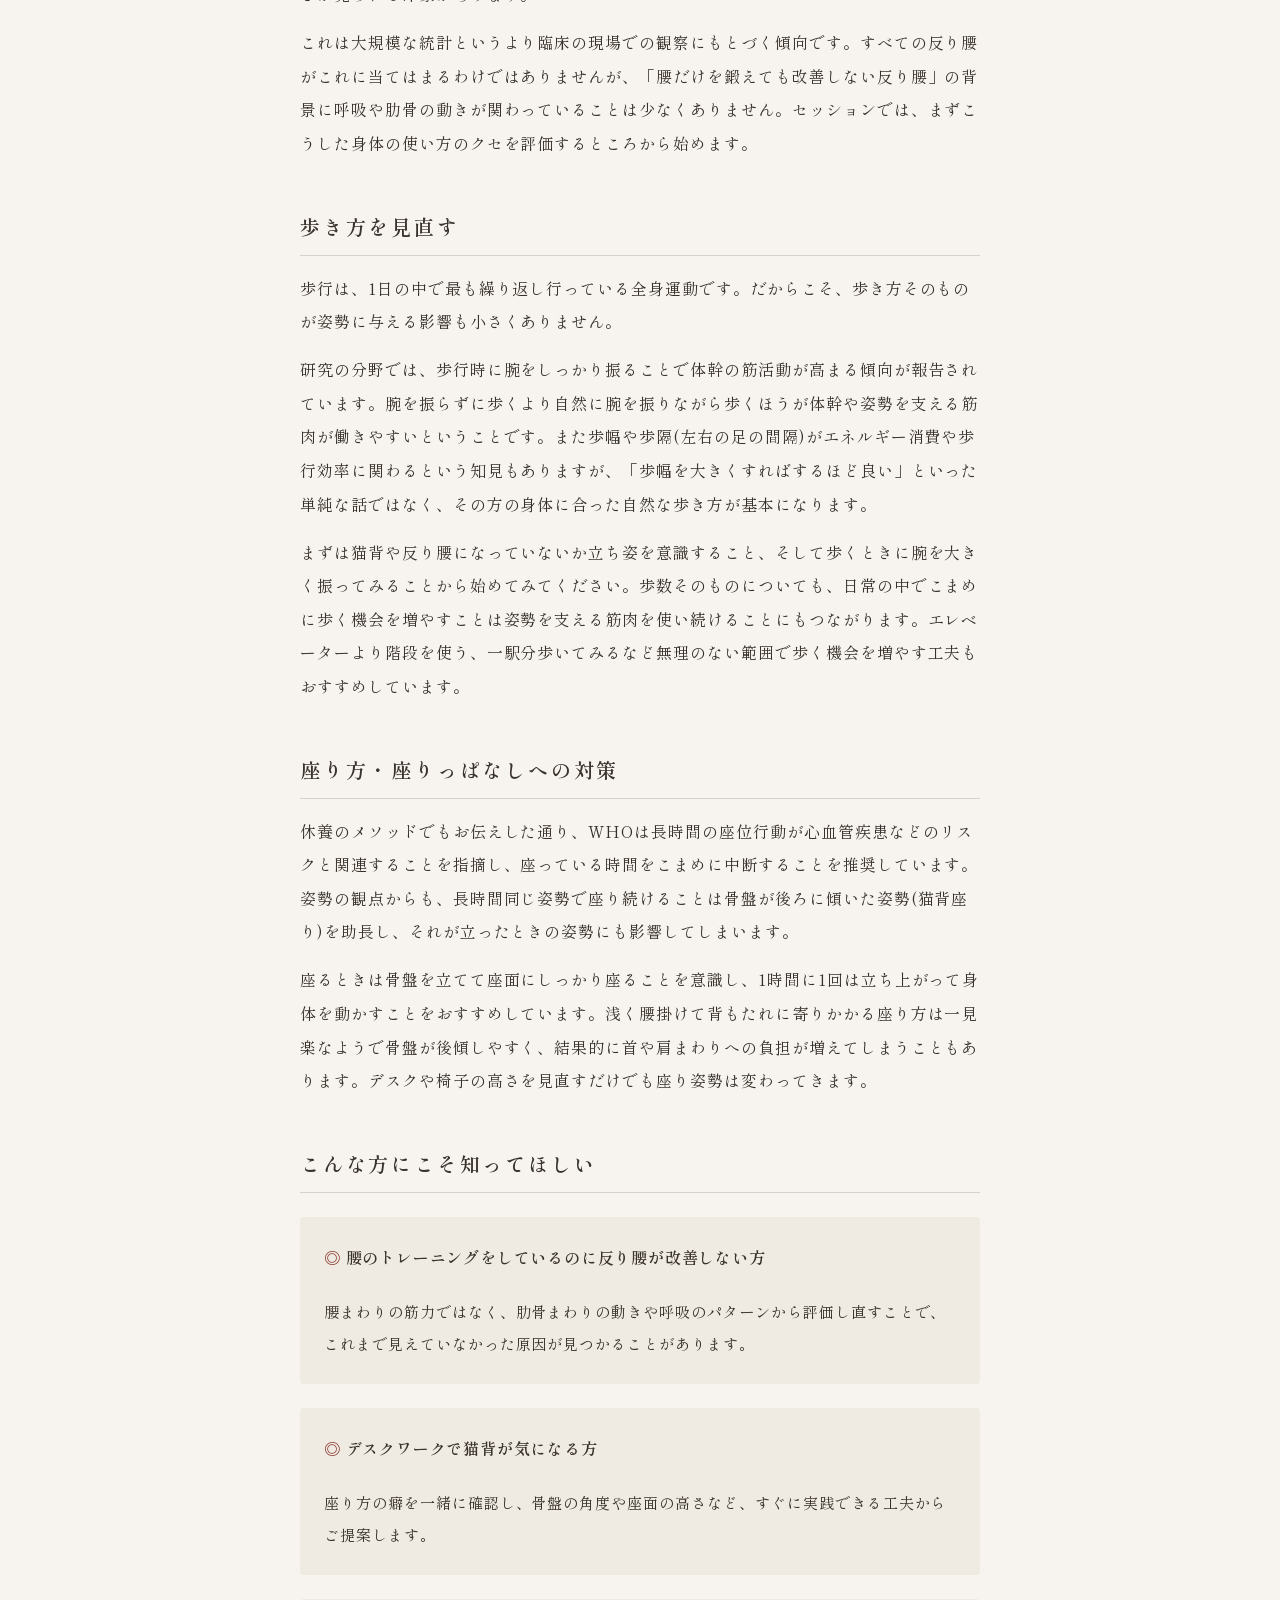
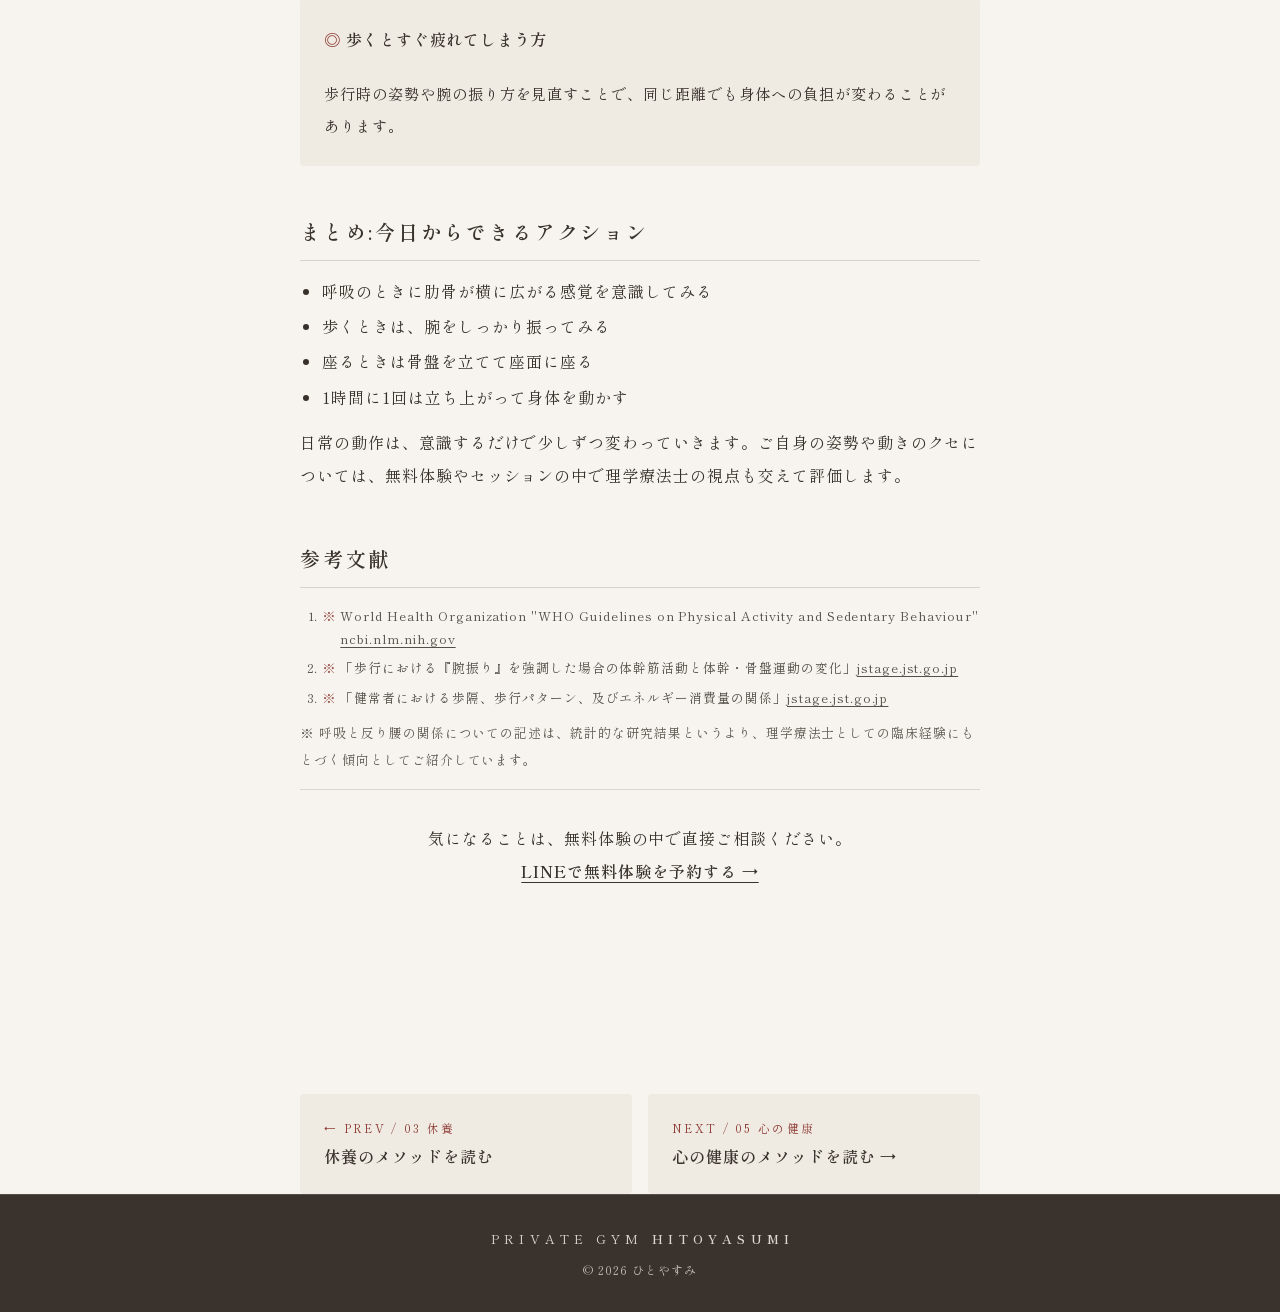
<file: method-posture.html>
<!DOCTYPE html>
<html lang="ja">
<head>
  <meta charset="UTF-8">
  <meta name="viewport" content="width=device-width, initial-scale=1">

  <title>姿勢・日常動作のメソッド|ひとやすみメソッド</title>
  <meta name="description" content="トレーニングの時間だけでなく、日常の呼吸・歩き方・座り方が身体をつくっています。理学療法士の視点も交えて、姿勢と日常動作の考え方を解説します。">
  <meta name="theme-color" content="#3A322C">

  <script>document.documentElement.classList.add('js')</script>

  <link rel="canonical" href="https://hitoyasumi.co.jp/method-posture.html">
  <meta property="og:type" content="article">
  <meta property="og:title" content="姿勢・日常動作のメソッド|ひとやすみメソッド">
  <meta property="og:description" content="日常の呼吸・歩き方・座り方が身体をつくっています。姿勢と日常動作の考え方を解説します。">
  <meta property="og:url" content="https://hitoyasumi.co.jp/method-posture.html">
  <meta property="og:image" content="https://hitoyasumi.co.jp/assets/img/ogp-method-posture.png">
  <meta property="og:image:width" content="1200">
  <meta property="og:image:height" content="630">
  <meta property="og:image:alt" content="ひとやすみメソッド">
  <meta property="og:site_name" content="ひとやすみ">
  <meta property="og:locale" content="ja_JP">
  <meta name="twitter:card" content="summary_large_image">

  <link rel="icon" href="data:image/svg+xml,%3Csvg xmlns='http://www.w3.org/2000/svg' viewBox='0 0 32 32'%3E%3Crect width='32' height='32' rx='4' fill='%233A322C'/%3E%3Ctext x='16' y='23' font-size='17' text-anchor='middle' fill='%23F7F4EF' font-family='serif'%3E休%3C/text%3E%3C/svg%3E">

  <link rel="preconnect" href="https://fonts.googleapis.com">
  <link rel="preconnect" href="https://fonts.gstatic.com" crossorigin>
  <link rel="stylesheet"
        href="https://fonts.googleapis.com/css2?family=Shippori+Mincho:wght@400;600&display=swap"
        media="print" onload="this.media='all'">
  <noscript>
    <link rel="stylesheet" href="https://fonts.googleapis.com/css2?family=Shippori+Mincho:wght@400;600&display=swap">
  </noscript>

  <link rel="stylesheet" href="css/style.css">
</head>
<body class="page--sub">

  <header class="site-header">
    <div class="container site-header__inner">
      <a class="site-header__brand" href="index.html">PRIVATE GYM <span>HITOYASUMI</span></a>
      <button class="site-header__menu-btn" id="menu-btn" type="button" aria-expanded="false" aria-controls="site-nav">
        <span class="site-header__menu-icon" aria-hidden="true"></span>
        MENU
      </button>
    </div>
  </header>

  <nav class="site-nav" id="site-nav" aria-label="サイトメニュー">
    <ul class="site-nav__list">
      <li><a href="index.html">ホーム</a></li>
      <li><a href="method.html">ひとやすみメソッド</a></li>
      <li><a href="online.html">オンラインパーソナル</a></li>
      <li><a class="site-nav__cta" href="https://lin.ee/uh5e5la" data-cta="nav">LINEで無料体験を予約する</a></li>
    </ul>
  </nav>

  <main>

    <section class="page-intro">
      <div class="container">
        <p class="page-intro__breadcrumb"><a href="index.html">ホーム</a><span aria-hidden="true">/</span><a href="method.html">ひとやすみメソッド</a><span aria-hidden="true">/</span><span>姿勢・日常動作</span></p>
        <span class="method-icon" aria-hidden="true"><svg viewBox="0 0 24 24" fill="none" stroke="currentColor" stroke-width="1.5" stroke-linecap="round" stroke-linejoin="round"><circle cx="12" cy="4" r="2"/><path d="M12 6l-1 7"/><path d="M11 8l-4 2"/><path d="M11 8l4-1"/><path d="M11 13l-3 7"/><path d="M11 13l4 6"/></svg></span>
        <p class="page-intro__eyebrow">METHOD 04 / 姿勢・日常動作</p>
        <h1 class="page-intro__title">姿勢・日常動作のメソッド</h1>
        <p class="page-intro__lead">週に数回のセッションだけでなく、日常の呼吸・歩き方・座り方が、あなたの身体を日々つくっています。理学療法士の視点も交えてお伝えします。</p>
      </div>
    </section>

    <section class="section fade-in">
      <div class="container">
        <div class="article">

          <div class="video-placeholder">
            <span class="video-placeholder__icon" aria-hidden="true">▶</span>
            <p class="video-placeholder__badge">Coming Soon</p>
            <p class="video-placeholder__text">解説動画を準備中です</p>
          </div>

          <details class="toc" id="toc">
            <summary class="toc__summary">目次</summary>
            <ol class="toc__list">
              <li><a href="#h-why">セッションの時間だけでは変わらない理由</a></li>
              <li><a href="#h-breath-posture">呼吸と姿勢の関係</a></li>
              <li><a href="#h-walk">歩き方を見直す</a></li>
              <li><a href="#h-sit">座り方・座りっぱなしへの対策</a></li>
              <li><a href="#h-case">こんな方にこそ知ってほしい</a></li>
              <li><a href="#h-action">まとめ:今日からできるアクション</a></li>
            </ol>
          </details>

          <div class="article__section" id="h-why">
            <h2 class="article__h2">セッションの時間だけでは変わらない理由</h2>
            <p>週に1〜2回、60分のセッションを頑張っても、残りの166時間以上は日常生活です。姿勢の崩れや身体の使い方のクセはその大半の時間の積み重ねでつくられています。だからひとやすみでは、トレーニングだけでなく呼吸・歩き方・座り方といった日常の動作についてもお伝えするようにしています。</p>
          </div>

          <div class="article__section" id="h-breath-posture">
            <h2 class="article__h2">呼吸と姿勢の関係</h2>

            <p>正しく横隔膜を使えている呼吸では、息を吸うときにお腹だけでなく肋骨の下部が横に広がるように動きます。ところが肋骨の後ろ側の動きが硬くなっていると、この広がりがうまく出せず代わりに腰を反ることで呼吸を補おうとするケースがあります。理学療法士としてお客様の身体を見てきた中で、反り腰でお悩みの方の多くにこうした肋骨まわりの硬さが見られる印象があります。</p>
            <p>これは大規模な統計というより臨床の現場での観察にもとづく傾向です。すべての反り腰がこれに当てはまるわけではありませんが、「腰だけを鍛えても改善しない反り腰」の背景に呼吸や肋骨の動きが関わっていることは少なくありません。セッションでは、まずこうした身体の使い方のクセを評価するところから始めます。</p>
          </div>

          <div class="article__section" id="h-walk">
            <h2 class="article__h2">歩き方を見直す</h2>
            <p>歩行は、1日の中で最も繰り返し行っている全身運動です。だからこそ、歩き方そのものが姿勢に与える影響も小さくありません。</p>
            <p>研究の分野では、歩行時に腕をしっかり振ることで体幹の筋活動が高まる傾向が報告されています。腕を振らずに歩くより自然に腕を振りながら歩くほうが体幹や姿勢を支える筋肉が働きやすいということです。また歩幅や歩隔(左右の足の間隔)がエネルギー消費や歩行効率に関わるという知見もありますが、「歩幅を大きくすればするほど良い」といった単純な話ではなく、その方の身体に合った自然な歩き方が基本になります。</p>
            <p>まずは猫背や反り腰になっていないか立ち姿を意識すること、そして歩くときに腕を大きく振ってみることから始めてみてください。歩数そのものについても、日常の中でこまめに歩く機会を増やすことは姿勢を支える筋肉を使い続けることにもつながります。エレベーターより階段を使う、一駅分歩いてみるなど無理のない範囲で歩く機会を増やす工夫もおすすめしています。</p>
          </div>

          <div class="article__section" id="h-sit">
            <h2 class="article__h2">座り方・座りっぱなしへの対策</h2>
            <p>休養のメソッドでもお伝えした通り、WHOは長時間の座位行動が心血管疾患などのリスクと関連することを指摘し、座っている時間をこまめに中断することを推奨しています。姿勢の観点からも、長時間同じ姿勢で座り続けることは骨盤が後ろに傾いた姿勢(猫背座り)を助長し、それが立ったときの姿勢にも影響してしまいます。</p>
            <p>座るときは骨盤を立てて座面にしっかり座ることを意識し、1時間に1回は立ち上がって身体を動かすことをおすすめしています。浅く腰掛けて背もたれに寄りかかる座り方は一見楽なようで骨盤が後傾しやすく、結果的に首や肩まわりへの負担が増えてしまうこともあります。デスクや椅子の高さを見直すだけでも座り姿勢は変わってきます。</p>
          </div>

          <div class="article__section" id="h-case">
            <h2 class="article__h2">こんな方にこそ知ってほしい</h2>
            <div class="case-grid">
              <div class="case-card">
                <p class="case-card__persona">腰のトレーニングをしているのに反り腰が改善しない方</p>
                <p class="case-card__text">腰まわりの筋力ではなく、肋骨まわりの動きや呼吸のパターンから評価し直すことで、これまで見えていなかった原因が見つかることがあります。</p>
              </div>
              <div class="case-card">
                <p class="case-card__persona">デスクワークで猫背が気になる方</p>
                <p class="case-card__text">座り方の癖を一緒に確認し、骨盤の角度や座面の高さなど、すぐに実践できる工夫からご提案します。</p>
              </div>
              <div class="case-card">
                <p class="case-card__persona">歩くとすぐ疲れてしまう方</p>
                <p class="case-card__text">歩行時の姿勢や腕の振り方を見直すことで、同じ距離でも身体への負担が変わることがあります。</p>
              </div>
            </div>
          </div>

          <div class="article__section" id="h-action">
            <h2 class="article__h2">まとめ:今日からできるアクション</h2>
            <ul>
              <li>呼吸のときに肋骨が横に広がる感覚を意識してみる</li>
              <li>歩くときは、腕をしっかり振ってみる</li>
              <li>座るときは骨盤を立てて座面に座る</li>
              <li>1時間に1回は立ち上がって身体を動かす</li>
            </ul>
            <p>日常の動作は、意識するだけで少しずつ変わっていきます。ご自身の姿勢や動きのクセについては、無料体験やセッションの中で理学療法士の視点も交えて評価します。</p>
          </div>

          <div class="article__section">
            <h2 class="article__h2">参考文献</h2>
            <ol class="refs">
              <li>World Health Organization "WHO Guidelines on Physical Activity and Sedentary Behaviour" <a href="https://www.ncbi.nlm.nih.gov/books/NBK566046/" target="_blank" rel="noopener">ncbi.nlm.nih.gov</a></li>
              <li>「歩行における『腕振り』を強調した場合の体幹筋活動と体幹・骨盤運動の変化」<a href="https://www.jstage.jst.go.jp/article/ptkanbloc/34/0/34_87/_article/-char/ja/" target="_blank" rel="noopener">jstage.jst.go.jp</a></li>
              <li>「健常者における歩隔、歩行パターン、及びエネルギー消費量の関係」<a href="https://www.jstage.jst.go.jp/article/cjpt/2008/0/2008_0_A3P2025/_pdf" target="_blank" rel="noopener">jstage.jst.go.jp</a></li>
            </ol>
            <p class="refs__note">※ 呼吸と反り腰の関係についての記述は、統計的な研究結果というより、理学療法士としての臨床経験にもとづく傾向としてご紹介しています。</p>
          </div>

          <p class="article__next-action">気になることは、無料体験の中で直接ご相談ください。<br><a href="https://lin.ee/uh5e5la" data-cta="method_article">LINEで無料体験を予約する →</a></p>

        </div>
      </div>
    </section>

    <nav class="article-nav" aria-label="関連記事">
      <a class="article-nav__link" href="method-rest.html">
        <span class="article-nav__label">← PREV / 03 休養</span>
        <span class="article-nav__title">休養のメソッドを読む</span>
      </a>
      <a class="article-nav__link" href="method-mind.html">
        <span class="article-nav__label">NEXT / 05 心の健康</span>
        <span class="article-nav__title">心の健康のメソッドを読む →</span>
      </a>
    </nav>

  </main>

  <footer class="footer">
    <p class="footer__brand">PRIVATE GYM <span>HITOYASUMI</span></p>
    <p class="footer__copy">&copy; 2026 ひとやすみ</p>
  </footer>

  <a class="toc-fab" href="#toc" aria-label="目次へ戻る">目次</a>

  <div class="sticky-cta" id="sticky-cta" aria-hidden="true">
    <a class="cta__button cta__button--sticky" href="https://lin.ee/uh5e5la" data-cta="sticky" tabindex="-1">
      <svg class="cta__icon" viewBox="0 0 24 24" width="20" height="20" aria-hidden="true"><path fill="currentColor" d="M12 2C6.48 2 2 5.64 2 10.13c0 4.03 3.55 7.4 8.34 8.04.33.07.77.22.88.5.1.26.07.66.03.92l-.14.86c-.04.26-.2 1 .88.55 1.08-.46 5.83-3.44 7.96-5.89C21.4 13.5 22 11.9 22 10.13 22 5.64 17.52 2 12 2z"/></svg>
      LINEで無料体験を予約する
    </a>
  </div>

  <script src="js/script.js"></script>
</body>
</html>
</file>
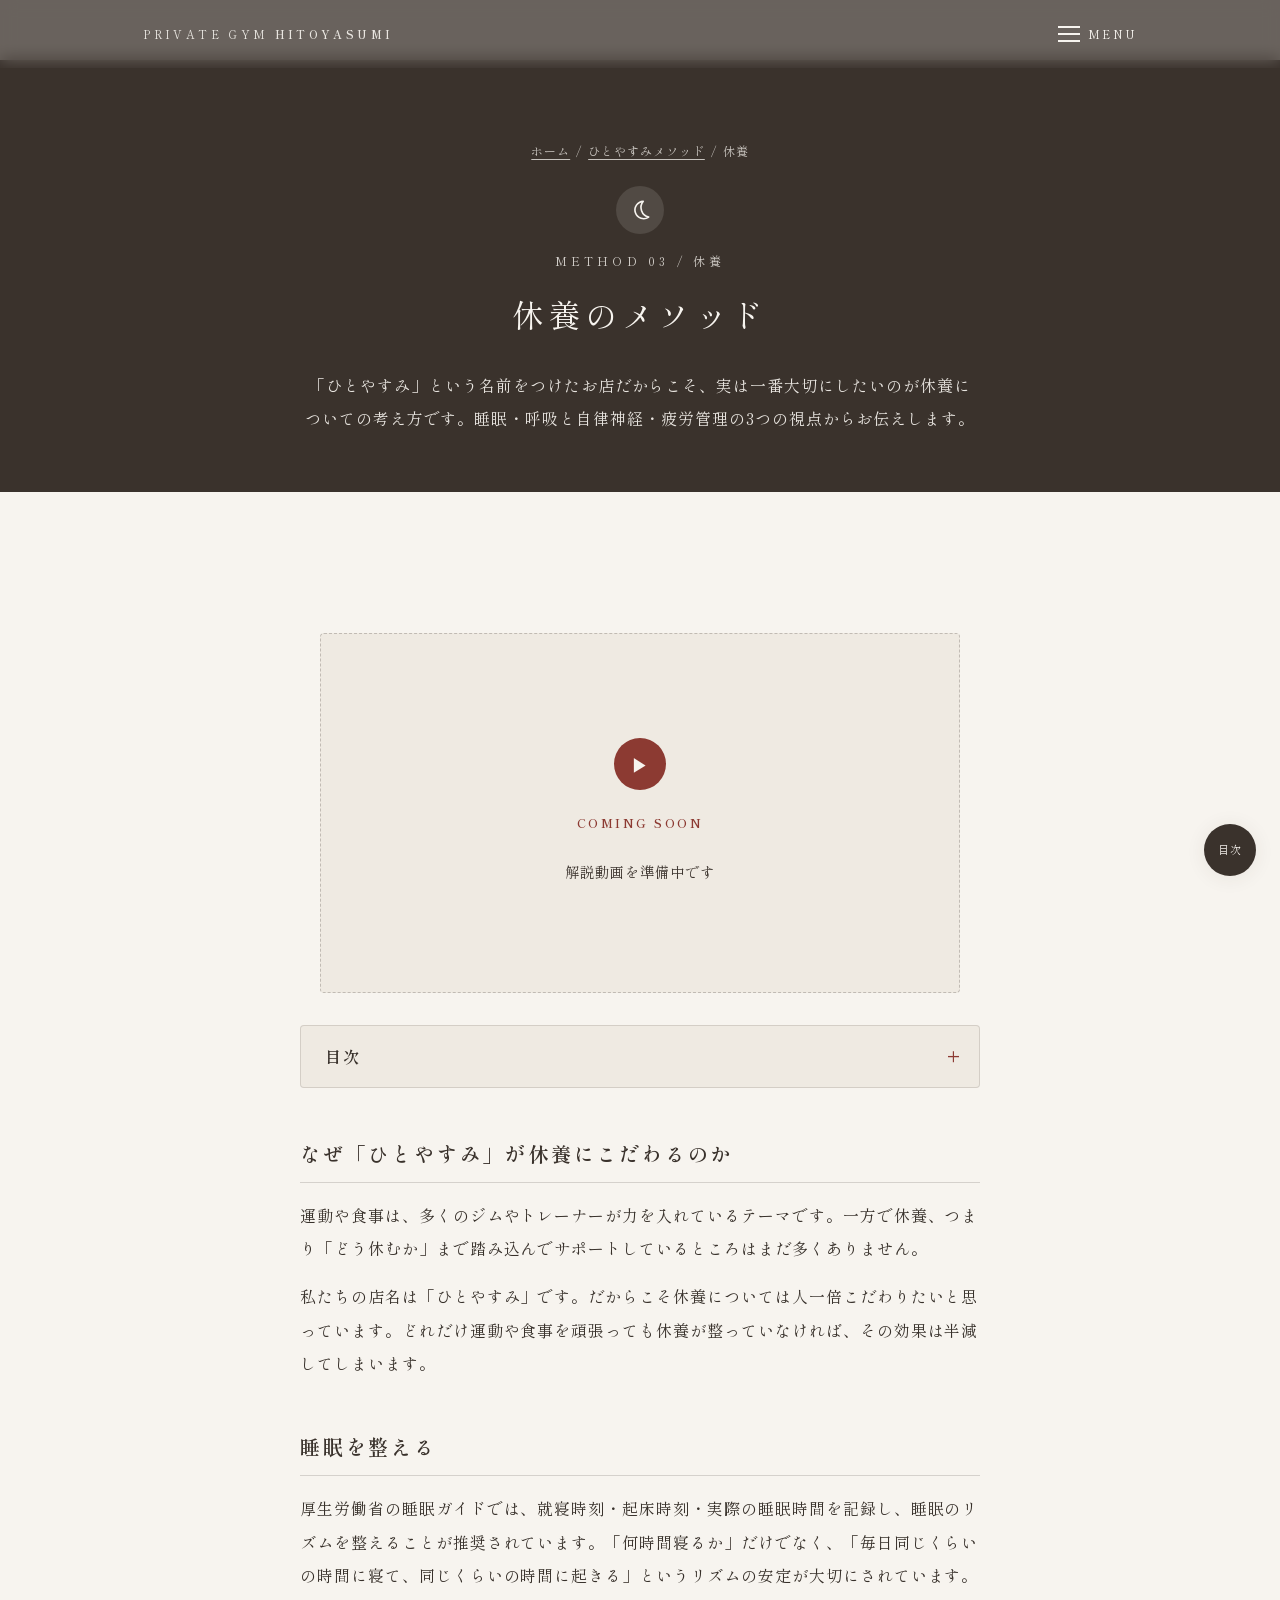
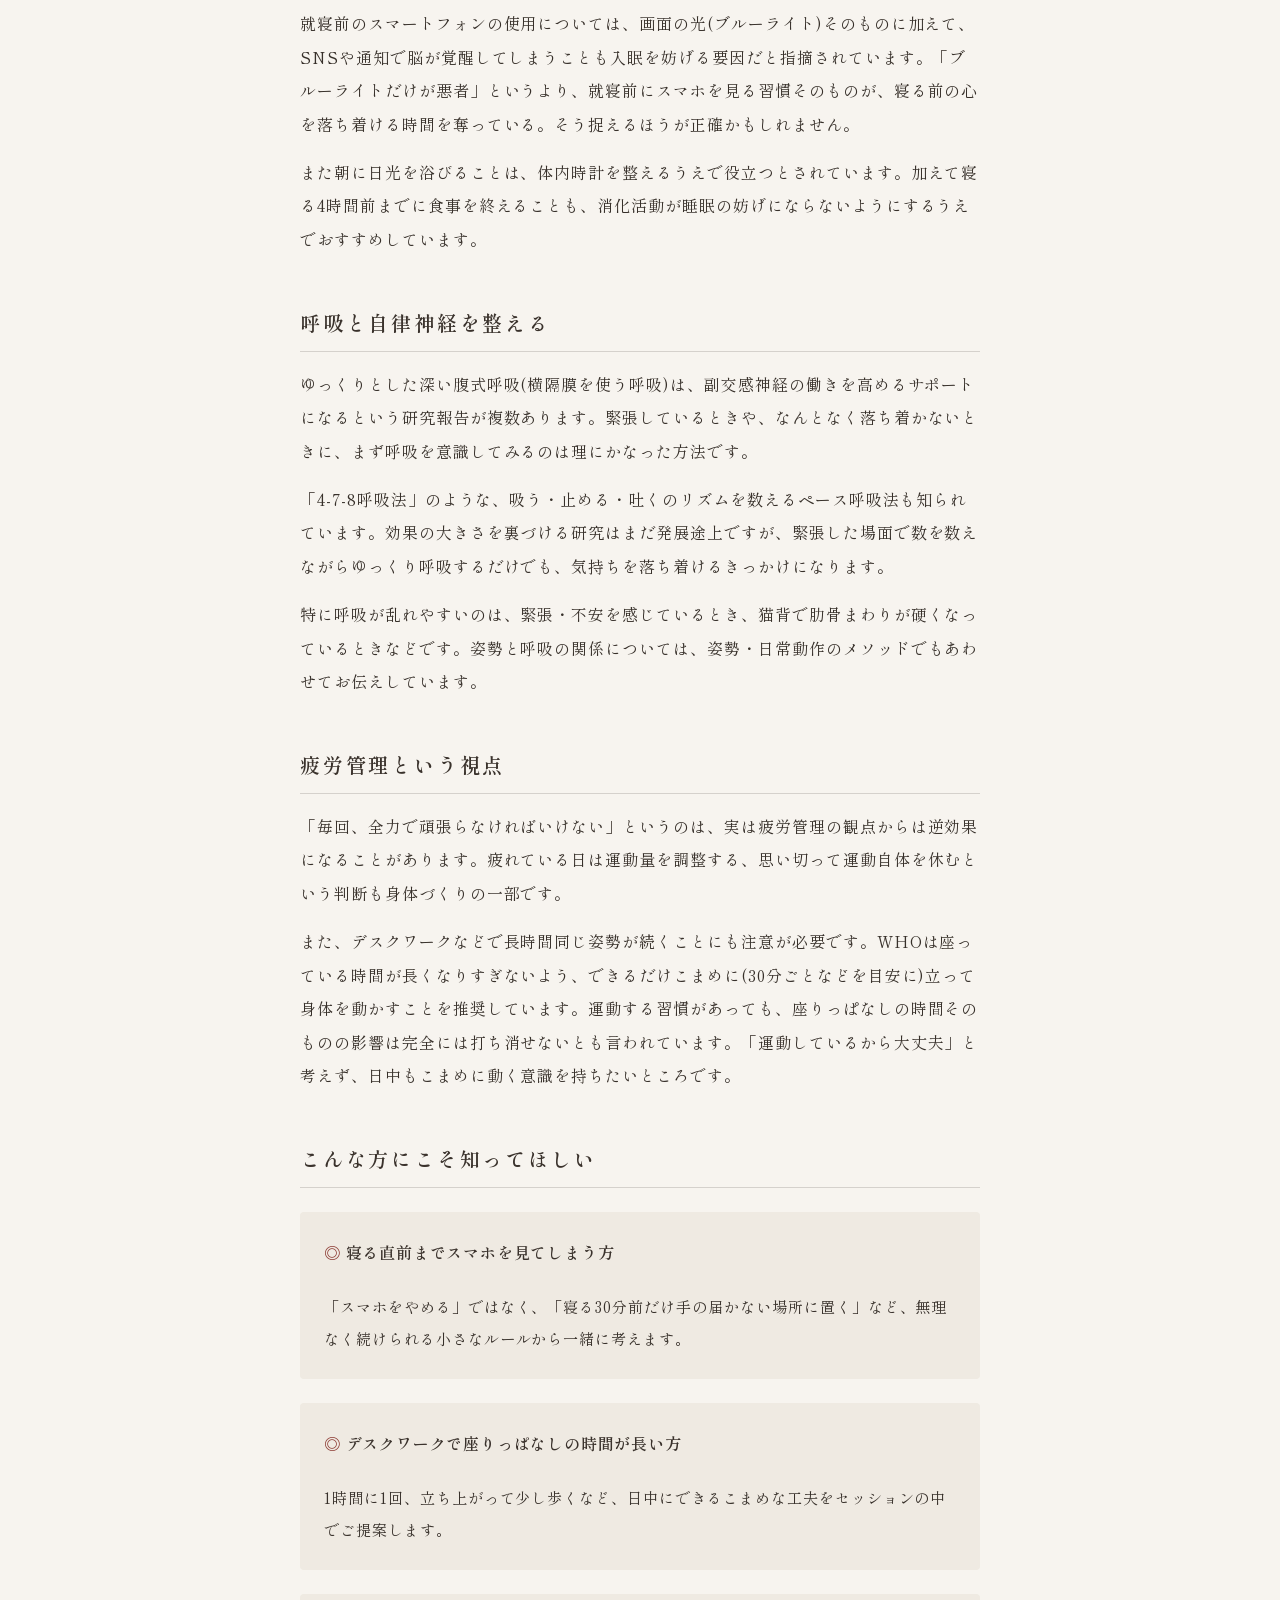
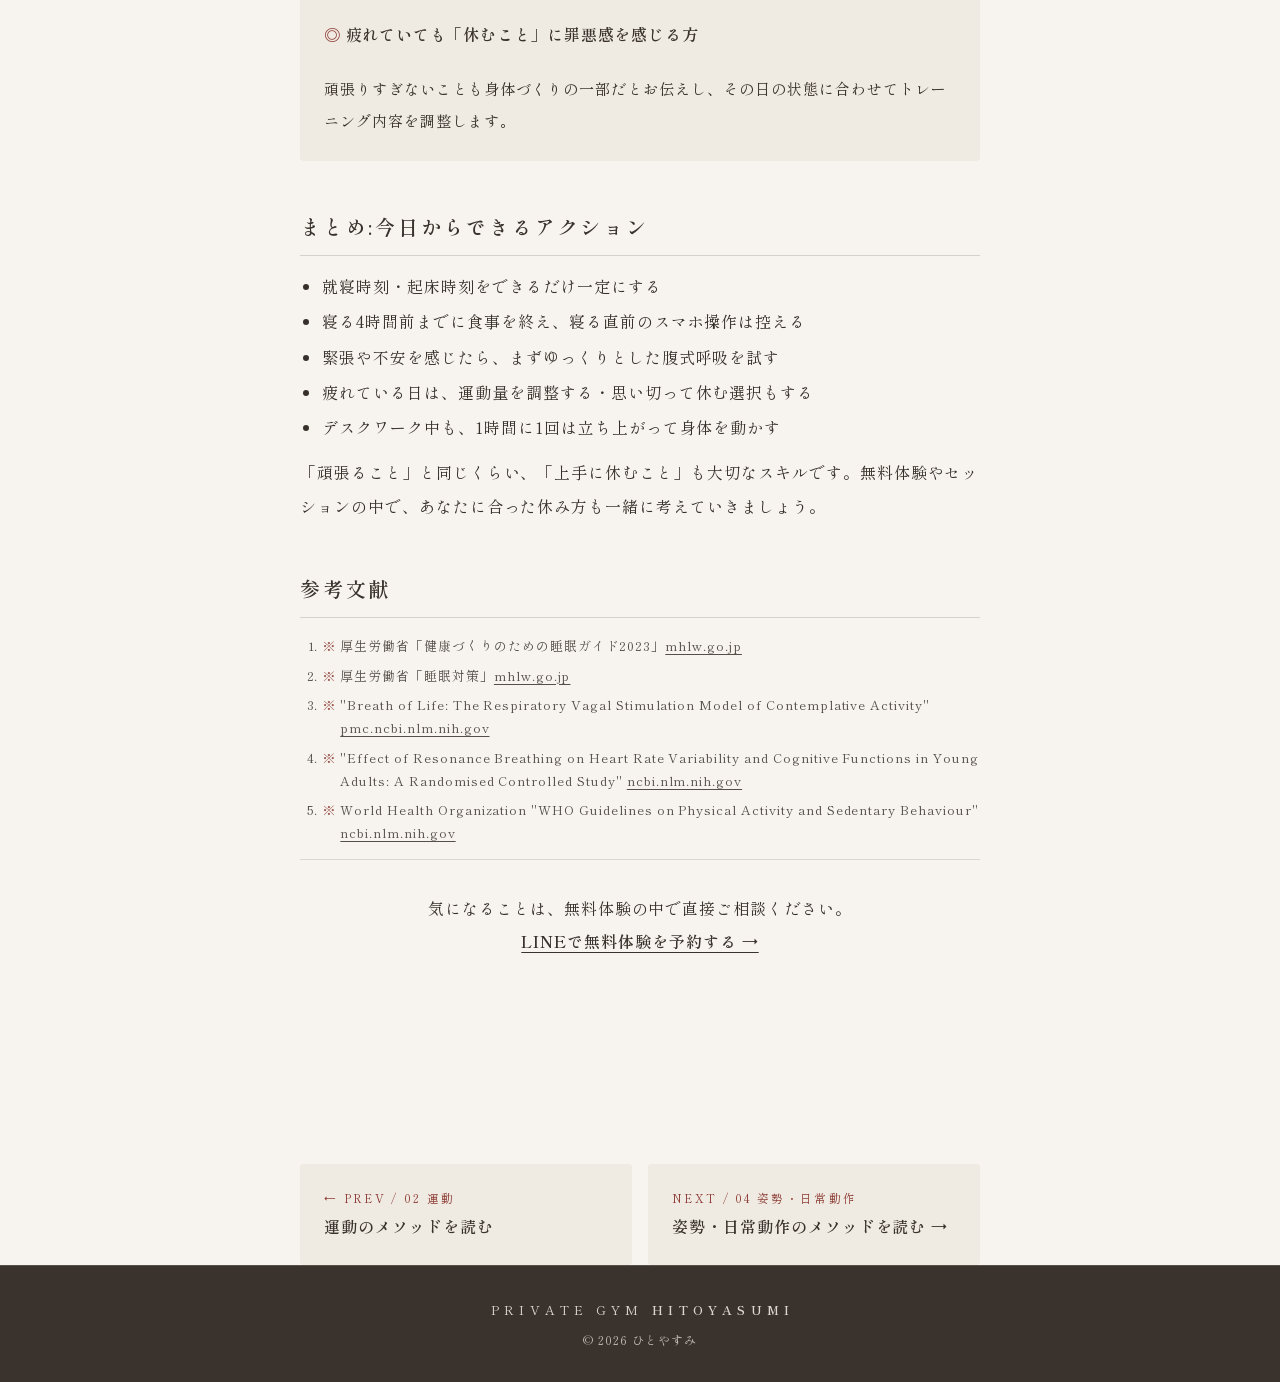
<file: method-rest.html>
<!DOCTYPE html>
<html lang="ja">
<head>
  <meta charset="UTF-8">
  <meta name="viewport" content="width=device-width, initial-scale=1">

  <title>休養のメソッド|ひとやすみメソッド</title>
  <meta name="description" content="「ひとやすみ」という名前だからこそ大切にしている休養の考え方。睡眠・呼吸と自律神経・疲労管理の3つの視点から、根拠とともに解説します。">
  <meta name="theme-color" content="#3A322C">

  <script>document.documentElement.classList.add('js')</script>

  <link rel="canonical" href="https://hitoyasumi.co.jp/method-rest.html">
  <meta property="og:type" content="article">
  <meta property="og:title" content="休養のメソッド|ひとやすみメソッド">
  <meta property="og:description" content="睡眠・呼吸と自律神経・疲労管理の3つの視点から、休養の考え方を解説します。">
  <meta property="og:url" content="https://hitoyasumi.co.jp/method-rest.html">
  <meta property="og:image" content="https://hitoyasumi.co.jp/assets/img/ogp-method-rest.png">
  <meta property="og:image:width" content="1200">
  <meta property="og:image:height" content="630">
  <meta property="og:image:alt" content="ひとやすみメソッド">
  <meta property="og:site_name" content="ひとやすみ">
  <meta property="og:locale" content="ja_JP">
  <meta name="twitter:card" content="summary_large_image">

  <link rel="icon" href="data:image/svg+xml,%3Csvg xmlns='http://www.w3.org/2000/svg' viewBox='0 0 32 32'%3E%3Crect width='32' height='32' rx='4' fill='%233A322C'/%3E%3Ctext x='16' y='23' font-size='17' text-anchor='middle' fill='%23F7F4EF' font-family='serif'%3E休%3C/text%3E%3C/svg%3E">

  <link rel="preconnect" href="https://fonts.googleapis.com">
  <link rel="preconnect" href="https://fonts.gstatic.com" crossorigin>
  <link rel="stylesheet"
        href="https://fonts.googleapis.com/css2?family=Shippori+Mincho:wght@400;600&display=swap"
        media="print" onload="this.media='all'">
  <noscript>
    <link rel="stylesheet" href="https://fonts.googleapis.com/css2?family=Shippori+Mincho:wght@400;600&display=swap">
  </noscript>

  <link rel="stylesheet" href="css/style.css">
</head>
<body class="page--sub">

  <header class="site-header">
    <div class="container site-header__inner">
      <a class="site-header__brand" href="index.html">PRIVATE GYM <span>HITOYASUMI</span></a>
      <button class="site-header__menu-btn" id="menu-btn" type="button" aria-expanded="false" aria-controls="site-nav">
        <span class="site-header__menu-icon" aria-hidden="true"></span>
        MENU
      </button>
    </div>
  </header>

  <nav class="site-nav" id="site-nav" aria-label="サイトメニュー">
    <ul class="site-nav__list">
      <li><a href="index.html">ホーム</a></li>
      <li><a href="method.html">ひとやすみメソッド</a></li>
      <li><a href="online.html">オンラインパーソナル</a></li>
      <li><a class="site-nav__cta" href="https://lin.ee/uh5e5la" data-cta="nav">LINEで無料体験を予約する</a></li>
    </ul>
  </nav>

  <main>

    <section class="page-intro">
      <div class="container">
        <p class="page-intro__breadcrumb"><a href="index.html">ホーム</a><span aria-hidden="true">/</span><a href="method.html">ひとやすみメソッド</a><span aria-hidden="true">/</span><span>休養</span></p>
        <span class="method-icon" aria-hidden="true"><svg viewBox="0 0 24 24" fill="none" stroke="currentColor" stroke-width="1.5" stroke-linecap="round" stroke-linejoin="round"><path d="M15 4a8 8 0 1 0 5 14.5A9 9 0 0 1 15 4Z"/></svg></span>
        <p class="page-intro__eyebrow">METHOD 03 / 休養</p>
        <h1 class="page-intro__title">休養のメソッド</h1>
        <p class="page-intro__lead">「ひとやすみ」という名前をつけたお店だからこそ、実は一番大切にしたいのが休養についての考え方です。睡眠・呼吸と自律神経・疲労管理の3つの視点からお伝えします。</p>
      </div>
    </section>

    <section class="section fade-in">
      <div class="container">
        <div class="article">

          <div class="video-placeholder">
            <span class="video-placeholder__icon" aria-hidden="true">▶</span>
            <p class="video-placeholder__badge">Coming Soon</p>
            <p class="video-placeholder__text">解説動画を準備中です</p>
          </div>

          <details class="toc" id="toc">
            <summary class="toc__summary">目次</summary>
            <ol class="toc__list">
              <li><a href="#h-why">なぜ「ひとやすみ」が休養にこだわるのか</a></li>
              <li><a href="#h-sleep">睡眠を整える</a></li>
              <li><a href="#h-breath">呼吸と自律神経を整える</a></li>
              <li><a href="#h-fatigue">疲労管理という視点</a></li>
              <li><a href="#h-case">こんな方にこそ知ってほしい</a></li>
              <li><a href="#h-action">まとめ:今日からできるアクション</a></li>
            </ol>
          </details>

          <div class="article__section" id="h-why">
            <h2 class="article__h2">なぜ「ひとやすみ」が休養にこだわるのか</h2>
            <p>運動や食事は、多くのジムやトレーナーが力を入れているテーマです。一方で休養、つまり「どう休むか」まで踏み込んでサポートしているところはまだ多くありません。</p>
            <p>私たちの店名は「ひとやすみ」です。だからこそ休養については人一倍こだわりたいと思っています。どれだけ運動や食事を頑張っても休養が整っていなければ、その効果は半減してしまいます。</p>
          </div>

          <div class="article__section" id="h-sleep">
            <h2 class="article__h2">睡眠を整える</h2>
            <p>厚生労働省の睡眠ガイドでは、就寝時刻・起床時刻・実際の睡眠時間を記録し、睡眠のリズムを整えることが推奨されています。「何時間寝るか」だけでなく、「毎日同じくらいの時間に寝て、同じくらいの時間に起きる」というリズムの安定が大切にされています。</p>
            <p>就寝前のスマートフォンの使用については、画面の光(ブルーライト)そのものに加えて、SNSや通知で脳が覚醒してしまうことも入眠を妨げる要因だと指摘されています。「ブルーライトだけが悪者」というより、就寝前にスマホを見る習慣そのものが、寝る前の心を落ち着ける時間を奪っている。そう捉えるほうが正確かもしれません。</p>
            <p>また朝に日光を浴びることは、体内時計を整えるうえで役立つとされています。加えて寝る4時間前までに食事を終えることも、消化活動が睡眠の妨げにならないようにするうえでおすすめしています。</p>
          </div>

          <div class="article__section" id="h-breath">
            <h2 class="article__h2">呼吸と自律神経を整える</h2>
            <p>ゆっくりとした深い腹式呼吸(横隔膜を使う呼吸)は、副交感神経の働きを高めるサポートになるという研究報告が複数あります。緊張しているときや、なんとなく落ち着かないときに、まず呼吸を意識してみるのは理にかなった方法です。</p>
            <p>「4-7-8呼吸法」のような、吸う・止める・吐くのリズムを数えるペース呼吸法も知られています。効果の大きさを裏づける研究はまだ発展途上ですが、緊張した場面で数を数えながらゆっくり呼吸するだけでも、気持ちを落ち着けるきっかけになります。</p>
            <p>特に呼吸が乱れやすいのは、緊張・不安を感じているとき、猫背で肋骨まわりが硬くなっているときなどです。姿勢と呼吸の関係については、姿勢・日常動作のメソッドでもあわせてお伝えしています。</p>
          </div>

          <div class="article__section" id="h-fatigue">
            <h2 class="article__h2">疲労管理という視点</h2>
            <p>「毎回、全力で頑張らなければいけない」というのは、実は疲労管理の観点からは逆効果になることがあります。疲れている日は運動量を調整する、思い切って運動自体を休むという判断も身体づくりの一部です。</p>
            <p>また、デスクワークなどで長時間同じ姿勢が続くことにも注意が必要です。WHOは座っている時間が長くなりすぎないよう、できるだけこまめに(30分ごとなどを目安に)立って身体を動かすことを推奨しています。運動する習慣があっても、座りっぱなしの時間そのものの影響は完全には打ち消せないとも言われています。「運動しているから大丈夫」と考えず、日中もこまめに動く意識を持ちたいところです。</p>
          </div>

          <div class="article__section" id="h-case">
            <h2 class="article__h2">こんな方にこそ知ってほしい</h2>
            <div class="case-grid">
              <div class="case-card">
                <p class="case-card__persona">寝る直前までスマホを見てしまう方</p>
                <p class="case-card__text">「スマホをやめる」ではなく、「寝る30分前だけ手の届かない場所に置く」など、無理なく続けられる小さなルールから一緒に考えます。</p>
              </div>
              <div class="case-card">
                <p class="case-card__persona">デスクワークで座りっぱなしの時間が長い方</p>
                <p class="case-card__text">1時間に1回、立ち上がって少し歩くなど、日中にできるこまめな工夫をセッションの中でご提案します。</p>
              </div>
              <div class="case-card">
                <p class="case-card__persona">疲れていても「休むこと」に罪悪感を感じる方</p>
                <p class="case-card__text">頑張りすぎないことも身体づくりの一部だとお伝えし、その日の状態に合わせてトレーニング内容を調整します。</p>
              </div>
            </div>
          </div>

          <div class="article__section" id="h-action">
            <h2 class="article__h2">まとめ:今日からできるアクション</h2>
            <ul>
              <li>就寝時刻・起床時刻をできるだけ一定にする</li>
              <li>寝る4時間前までに食事を終え、寝る直前のスマホ操作は控える</li>
              <li>緊張や不安を感じたら、まずゆっくりとした腹式呼吸を試す</li>
              <li>疲れている日は、運動量を調整する・思い切って休む選択もする</li>
              <li>デスクワーク中も、1時間に1回は立ち上がって身体を動かす</li>
            </ul>
            <p>「頑張ること」と同じくらい、「上手に休むこと」も大切なスキルです。無料体験やセッションの中で、あなたに合った休み方も一緒に考えていきましょう。</p>
          </div>

          <div class="article__section">
            <h2 class="article__h2">参考文献</h2>
            <ol class="refs">
              <li>厚生労働省「健康づくりのための睡眠ガイド2023」<a href="https://www.mhlw.go.jp/content/001305530.pdf" target="_blank" rel="noopener">mhlw.go.jp</a></li>
              <li>厚生労働省「睡眠対策」<a href="https://www.mhlw.go.jp/stf/seisakunitsuite/bunya/kenkou_iryou/kenkou/suimin/index.html" target="_blank" rel="noopener">mhlw.go.jp</a></li>
              <li>"Breath of Life: The Respiratory Vagal Stimulation Model of Contemplative Activity" <a href="https://pmc.ncbi.nlm.nih.gov/articles/PMC6189422/" target="_blank" rel="noopener">pmc.ncbi.nlm.nih.gov</a></li>
              <li>"Effect of Resonance Breathing on Heart Rate Variability and Cognitive Functions in Young Adults: A Randomised Controlled Study" <a href="https://www.ncbi.nlm.nih.gov/pmc/articles/PMC8924557/" target="_blank" rel="noopener">ncbi.nlm.nih.gov</a></li>
              <li>World Health Organization "WHO Guidelines on Physical Activity and Sedentary Behaviour" <a href="https://www.ncbi.nlm.nih.gov/books/NBK566046/" target="_blank" rel="noopener">ncbi.nlm.nih.gov</a></li>
            </ol>
          </div>

          <p class="article__next-action">気になることは、無料体験の中で直接ご相談ください。<br><a href="https://lin.ee/uh5e5la" data-cta="method_article">LINEで無料体験を予約する →</a></p>

        </div>
      </div>
    </section>

    <nav class="article-nav" aria-label="関連記事">
      <a class="article-nav__link" href="method-exercise.html">
        <span class="article-nav__label">← PREV / 02 運動</span>
        <span class="article-nav__title">運動のメソッドを読む</span>
      </a>
      <a class="article-nav__link" href="method-posture.html">
        <span class="article-nav__label">NEXT / 04 姿勢・日常動作</span>
        <span class="article-nav__title">姿勢・日常動作のメソッドを読む →</span>
      </a>
    </nav>

  </main>

  <footer class="footer">
    <p class="footer__brand">PRIVATE GYM <span>HITOYASUMI</span></p>
    <p class="footer__copy">&copy; 2026 ひとやすみ</p>
  </footer>

  <a class="toc-fab" href="#toc" aria-label="目次へ戻る">目次</a>

  <div class="sticky-cta" id="sticky-cta" aria-hidden="true">
    <a class="cta__button cta__button--sticky" href="https://lin.ee/uh5e5la" data-cta="sticky" tabindex="-1">
      <svg class="cta__icon" viewBox="0 0 24 24" width="20" height="20" aria-hidden="true"><path fill="currentColor" d="M12 2C6.48 2 2 5.64 2 10.13c0 4.03 3.55 7.4 8.34 8.04.33.07.77.22.88.5.1.26.07.66.03.92l-.14.86c-.04.26-.2 1 .88.55 1.08-.46 5.83-3.44 7.96-5.89C21.4 13.5 22 11.9 22 10.13 22 5.64 17.52 2 12 2z"/></svg>
      LINEで無料体験を予約する
    </a>
  </div>

  <script src="js/script.js"></script>
</body>
</html>
</file>
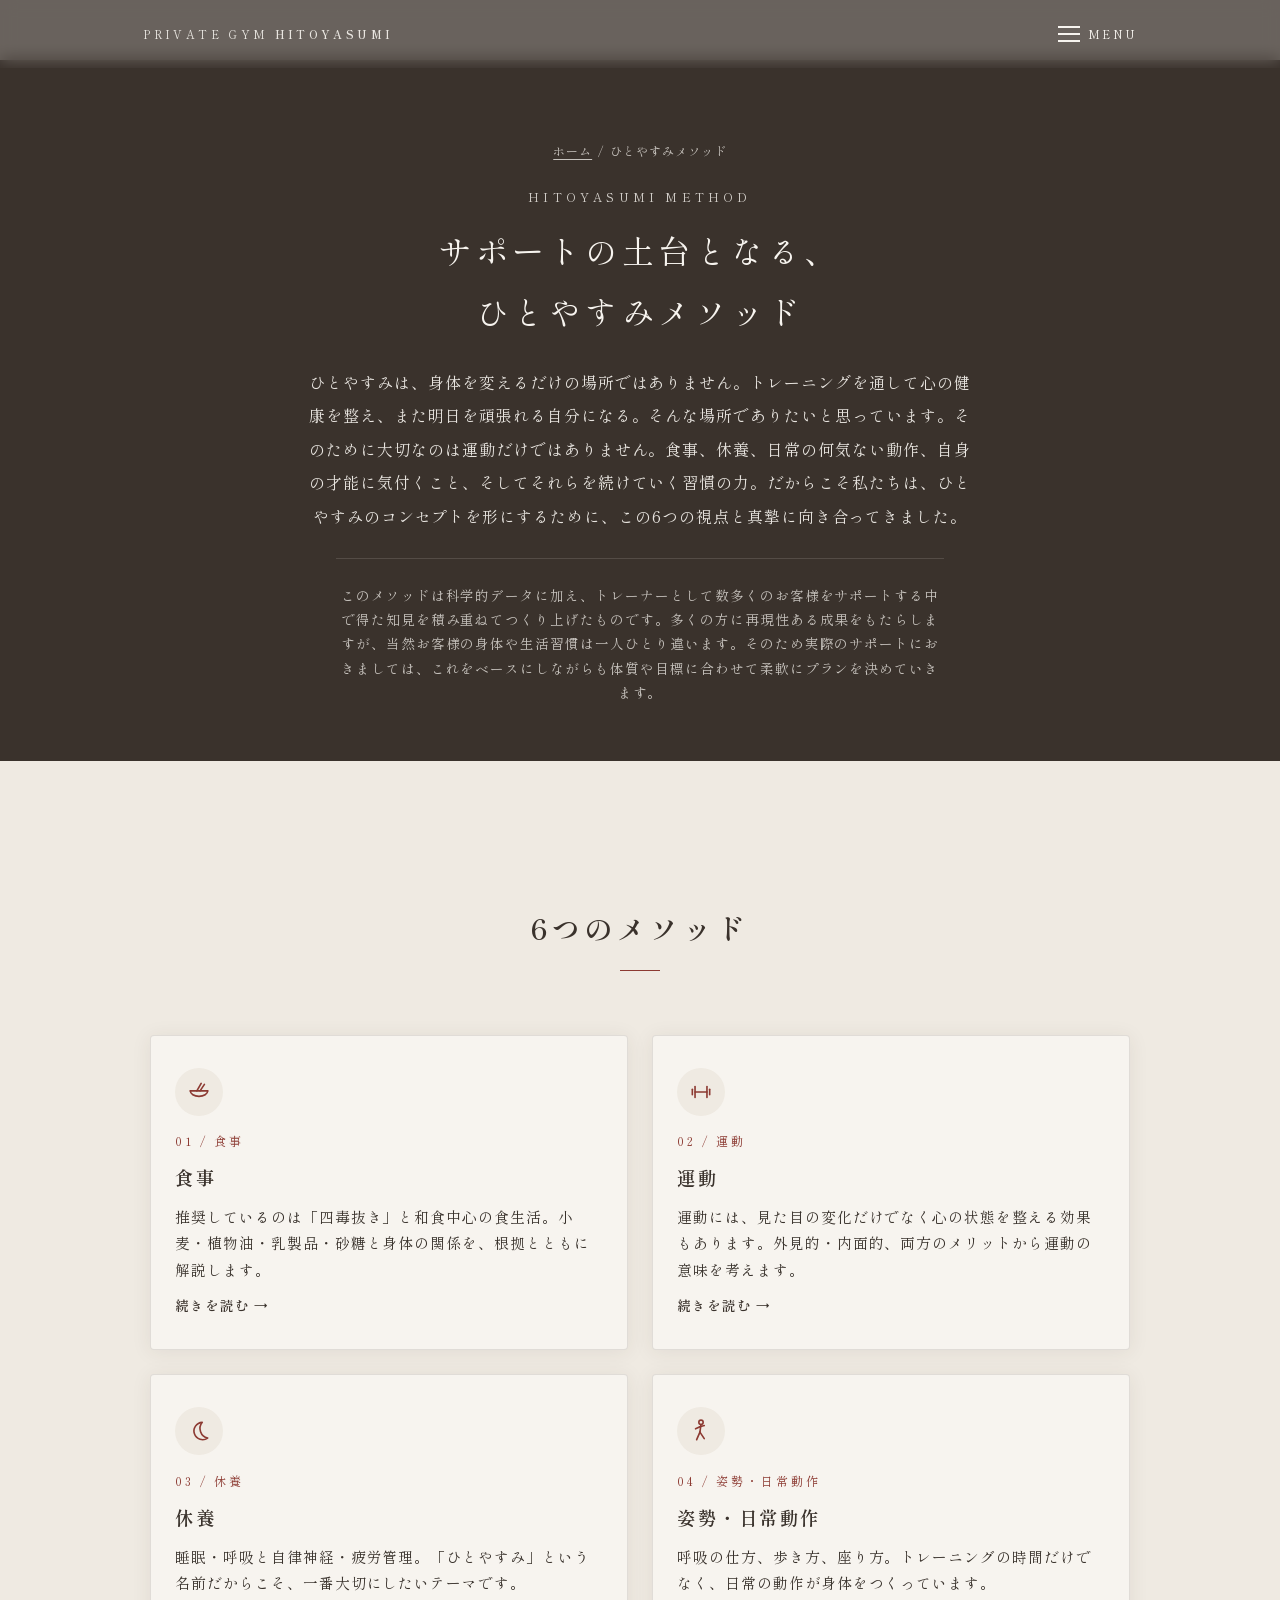
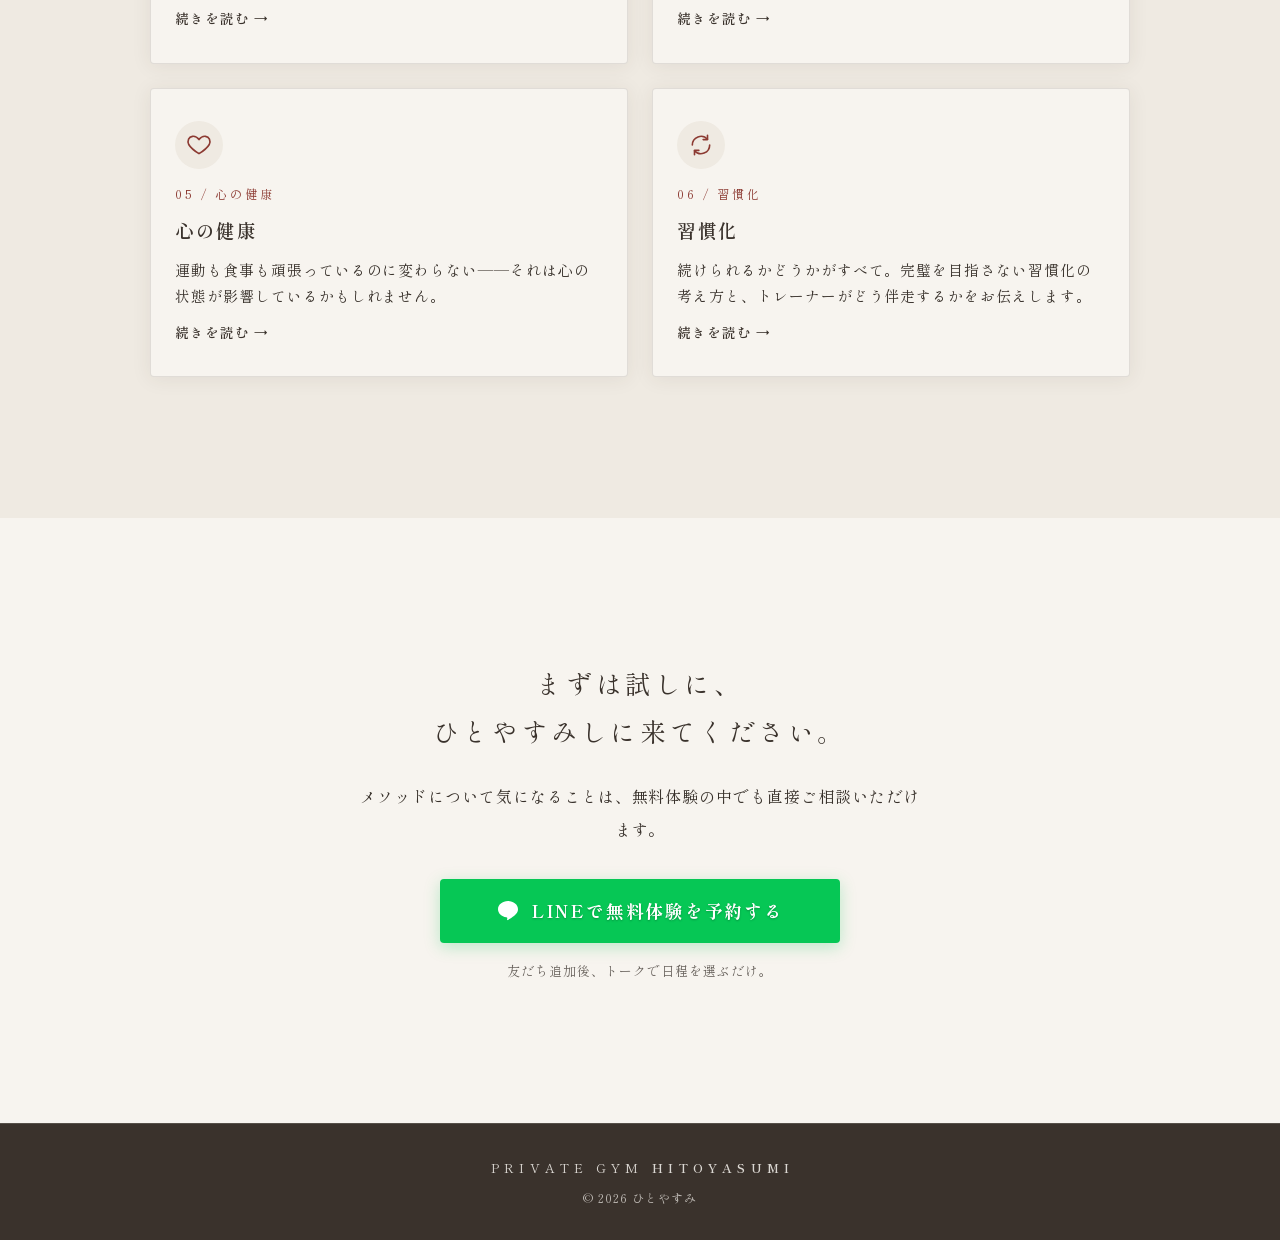
<file: method.html>
<!DOCTYPE html>
<html lang="ja">
<head>
  <meta charset="UTF-8">
  <meta name="viewport" content="width=device-width, initial-scale=1">

  <title>ひとやすみメソッド|食事・運動・休養から心の健康まで、サポートの土台となる考え方</title>
  <meta name="description" content="パーソナルジム「ひとやすみ」がサポートの土台にしている考え方を公開。食事・運動・休養・姿勢/日常動作・心の健康・習慣化の6つの視点から、なぜそうサポートするのかを根拠とともにまとめました。">
  <meta name="theme-color" content="#3A322C">

  <script>document.documentElement.classList.add('js')</script>

  <!--
    ▼ 絶対URLはここに集約。独自ドメイン移行時はこのブロックだけ書き換える。
  -->
  <link rel="canonical" href="https://hitoyasumi.co.jp/method.html">
  <meta property="og:type" content="website">
  <meta property="og:title" content="ひとやすみメソッド|サポートの土台となる考え方">
  <meta property="og:description" content="食事・運動・休養・姿勢/日常動作・心の健康・習慣化。ひとやすみがサポートの土台にしている考え方を公開しています。">
  <meta property="og:url" content="https://hitoyasumi.co.jp/method.html">
  <meta property="og:image" content="https://hitoyasumi.co.jp/assets/img/ogp-method.png">
  <meta property="og:image:width" content="1200">
  <meta property="og:image:height" content="630">
  <meta property="og:image:alt" content="ひとやすみメソッド">
  <meta property="og:site_name" content="ひとやすみ">
  <meta property="og:locale" content="ja_JP">
  <meta name="twitter:card" content="summary_large_image">
  <!-- ▲ 絶対URLここまで -->

  <link rel="icon" href="data:image/svg+xml,%3Csvg xmlns='http://www.w3.org/2000/svg' viewBox='0 0 32 32'%3E%3Crect width='32' height='32' rx='4' fill='%233A322C'/%3E%3Ctext x='16' y='23' font-size='17' text-anchor='middle' fill='%23F7F4EF' font-family='serif'%3E休%3C/text%3E%3C/svg%3E">

  <link rel="preconnect" href="https://fonts.googleapis.com">
  <link rel="preconnect" href="https://fonts.gstatic.com" crossorigin>
  <link rel="stylesheet"
        href="https://fonts.googleapis.com/css2?family=Shippori+Mincho:wght@400;600&display=swap"
        media="print" onload="this.media='all'">
  <noscript>
    <link rel="stylesheet" href="https://fonts.googleapis.com/css2?family=Shippori+Mincho:wght@400;600&display=swap">
  </noscript>

  <link rel="stylesheet" href="css/style.css">
</head>
<body class="page--sub">

  <header class="site-header">
    <div class="container site-header__inner">
      <a class="site-header__brand" href="index.html">PRIVATE GYM <span>HITOYASUMI</span></a>
      <button class="site-header__menu-btn" id="menu-btn" type="button" aria-expanded="false" aria-controls="site-nav">
        <span class="site-header__menu-icon" aria-hidden="true"></span>
        MENU
      </button>
    </div>
  </header>

  <nav class="site-nav" id="site-nav" aria-label="サイトメニュー">
    <ul class="site-nav__list">
      <li><a href="index.html">ホーム</a></li>
      <li><a href="method.html">ひとやすみメソッド</a></li>
      <li><a href="online.html">オンラインパーソナル</a></li>
      <li><a class="site-nav__cta" href="https://lin.ee/uh5e5la" data-cta="nav">LINEで無料体験を予約する</a></li>
    </ul>
  </nav>

  <main>

    <section class="page-intro">
      <div class="container">
        <p class="page-intro__breadcrumb"><a href="index.html">ホーム</a><span aria-hidden="true">/</span><span>ひとやすみメソッド</span></p>
        <p class="page-intro__eyebrow">HITOYASUMI METHOD</p>
        <h1 class="page-intro__title">サポートの土台となる、<br>ひとやすみメソッド</h1>
        <p class="page-intro__lead">ひとやすみは、身体を変えるだけの場所ではありません。トレーニングを通して心の健康を整え、また明日を頑張れる自分になる。そんな場所でありたいと思っています。そのために大切なのは運動だけではありません。食事、休養、日常の何気ない動作、自身の才能に気付くこと、そしてそれらを続けていく習慣の力。だからこそ私たちは、ひとやすみのコンセプトを形にするために、この6つの視点と真摯に向き合ってきました。</p>
        <p class="page-intro__note">このメソッドは科学的データに加え、トレーナーとして数多くのお客様をサポートする中で得た知見を積み重ねてつくり上げたものです。多くの方に再現性ある成果をもたらしますが、当然お客様の身体や生活習慣は一人ひとり違います。そのため実際のサポートにおきましては、これをベースにしながらも体質や目標に合わせて柔軟にプランを決めていきます。</p>
      </div>
    </section>

    <section class="section section--alt fade-in">
      <div class="container">
        <h2 class="section__title">6つのメソッド</h2>
        <div class="method-grid">
          <a class="method-grid__card" href="method-food.html">
            <span class="method-icon" aria-hidden="true"><svg viewBox="0 0 24 24" fill="none" stroke="currentColor" stroke-width="1.5" stroke-linecap="round" stroke-linejoin="round"><path d="M4 11h16"/><path d="M4 11a8 5 0 0 0 16 0"/><line x1="14" y1="4" x2="10" y2="11"/><line x1="17" y1="5" x2="13" y2="11"/></svg></span>
            <span class="method-grid__number">01 / 食事</span>
            <h3 class="method-grid__title">食事</h3>
            <p class="method-grid__text">推奨しているのは「四毒抜き」と和食中心の食生活。小麦・植物油・乳製品・砂糖と身体の関係を、根拠とともに解説します。</p>
            <span class="method-grid__link">続きを読む</span>
          </a>
          <a class="method-grid__card" href="method-exercise.html">
            <span class="method-icon" aria-hidden="true"><svg viewBox="0 0 24 24" fill="none" stroke="currentColor" stroke-width="1.5" stroke-linecap="round" stroke-linejoin="round"><path d="M4 9.5v5"/><path d="M20 9.5v5"/><path d="M6.5 7v10"/><path d="M17.5 7v10"/><path d="M6.5 12h11"/></svg></span>
            <span class="method-grid__number">02 / 運動</span>
            <h3 class="method-grid__title">運動</h3>
            <p class="method-grid__text">運動には、見た目の変化だけでなく心の状態を整える効果もあります。外見的・内面的、両方のメリットから運動の意味を考えます。</p>
            <span class="method-grid__link">続きを読む</span>
          </a>
          <a class="method-grid__card" href="method-rest.html">
            <span class="method-icon" aria-hidden="true"><svg viewBox="0 0 24 24" fill="none" stroke="currentColor" stroke-width="1.5" stroke-linecap="round" stroke-linejoin="round"><path d="M15 4a8 8 0 1 0 5 14.5A9 9 0 0 1 15 4Z"/></svg></span>
            <span class="method-grid__number">03 / 休養</span>
            <h3 class="method-grid__title">休養</h3>
            <p class="method-grid__text">睡眠・呼吸と自律神経・疲労管理。「ひとやすみ」という名前だからこそ、一番大切にしたいテーマです。</p>
            <span class="method-grid__link">続きを読む</span>
          </a>
          <a class="method-grid__card" href="method-posture.html">
            <span class="method-icon" aria-hidden="true"><svg viewBox="0 0 24 24" fill="none" stroke="currentColor" stroke-width="1.5" stroke-linecap="round" stroke-linejoin="round"><circle cx="12" cy="4" r="2"/><path d="M12 6l-1 7"/><path d="M11 8l-4 2"/><path d="M11 8l4-1"/><path d="M11 13l-3 7"/><path d="M11 13l4 6"/></svg></span>
            <span class="method-grid__number">04 / 姿勢・日常動作</span>
            <h3 class="method-grid__title">姿勢・日常動作</h3>
            <p class="method-grid__text">呼吸の仕方、歩き方、座り方。トレーニングの時間だけでなく、日常の動作が身体をつくっています。</p>
            <span class="method-grid__link">続きを読む</span>
          </a>
          <a class="method-grid__card" href="method-mind.html">
            <span class="method-icon" aria-hidden="true"><svg viewBox="0 0 24 24" fill="none" stroke="currentColor" stroke-width="1.5" stroke-linecap="round" stroke-linejoin="round"><path d="M12 20s-7-4.35-9.5-8.5C1 8 2.5 4.5 6 4c2-0.3 4.5 1 6 3 1.5-2 4-3.3 6-3 3.5 0.5 5 4 3.5 7.5C19 15.65 12 20 12 20Z"/></svg></span>
            <span class="method-grid__number">05 / 心の健康</span>
            <h3 class="method-grid__title">心の健康</h3>
            <p class="method-grid__text">運動も食事も頑張っているのに変わらない――それは心の状態が影響しているかもしれません。</p>
            <span class="method-grid__link">続きを読む</span>
          </a>
          <a class="method-grid__card" href="method-habit.html">
            <span class="method-icon" aria-hidden="true"><svg viewBox="0 0 24 24" fill="none" stroke="currentColor" stroke-width="1.5" stroke-linecap="round" stroke-linejoin="round"><path d="M4 12a8 8 0 0 1 14-5.3"/><path d="M18 3v4h-4"/><path d="M20 12a8 8 0 0 1-14 5.3"/><path d="M6 21v-4h4"/></svg></span>
            <span class="method-grid__number">06 / 習慣化</span>
            <h3 class="method-grid__title">習慣化</h3>
            <p class="method-grid__text">続けられるかどうかがすべて。完璧を目指さない習慣化の考え方と、トレーナーがどう伴走するかをお伝えします。</p>
            <span class="method-grid__link">続きを読む</span>
          </a>
        </div>
      </div>
    </section>

    <section class="section fade-in">
      <div class="container method-closing">
        <h2 class="method-closing__title">まずは試しに、<br>ひとやすみしに来てください。</h2>
        <p class="method-closing__sub">メソッドについて気になることは、無料体験の中でも直接ご相談いただけます。</p>
        <div class="cta">
          <a class="cta__button cta__button--large" href="https://lin.ee/uh5e5la" data-cta="method_hub">
            <svg class="cta__icon" viewBox="0 0 24 24" width="24" height="24" aria-hidden="true"><path fill="currentColor" d="M12 2C6.48 2 2 5.64 2 10.13c0 4.03 3.55 7.4 8.34 8.04.33.07.77.22.88.5.1.26.07.66.03.92l-.14.86c-.04.26-.2 1 .88.55 1.08-.46 5.83-3.44 7.96-5.89C21.4 13.5 22 11.9 22 10.13 22 5.64 17.52 2 12 2z"/></svg>
            LINEで無料体験を予約する
          </a>
          <p class="cta__note">友だち追加後、トークで日程を選ぶだけ。</p>
        </div>
      </div>
    </section>

  </main>

  <footer class="footer">
    <p class="footer__brand">PRIVATE GYM <span>HITOYASUMI</span></p>
    <p class="footer__copy">&copy; 2026 ひとやすみ</p>
  </footer>

  <div class="sticky-cta" id="sticky-cta" aria-hidden="true">
    <a class="cta__button cta__button--sticky" href="https://lin.ee/uh5e5la" data-cta="sticky" tabindex="-1">
      <svg class="cta__icon" viewBox="0 0 24 24" width="20" height="20" aria-hidden="true"><path fill="currentColor" d="M12 2C6.48 2 2 5.64 2 10.13c0 4.03 3.55 7.4 8.34 8.04.33.07.77.22.88.5.1.26.07.66.03.92l-.14.86c-.04.26-.2 1 .88.55 1.08-.46 5.83-3.44 7.96-5.89C21.4 13.5 22 11.9 22 10.13 22 5.64 17.52 2 12 2z"/></svg>
      LINEで無料体験を予約する
    </a>
  </div>

  <script src="js/script.js"></script>
</body>
</html>
</file>
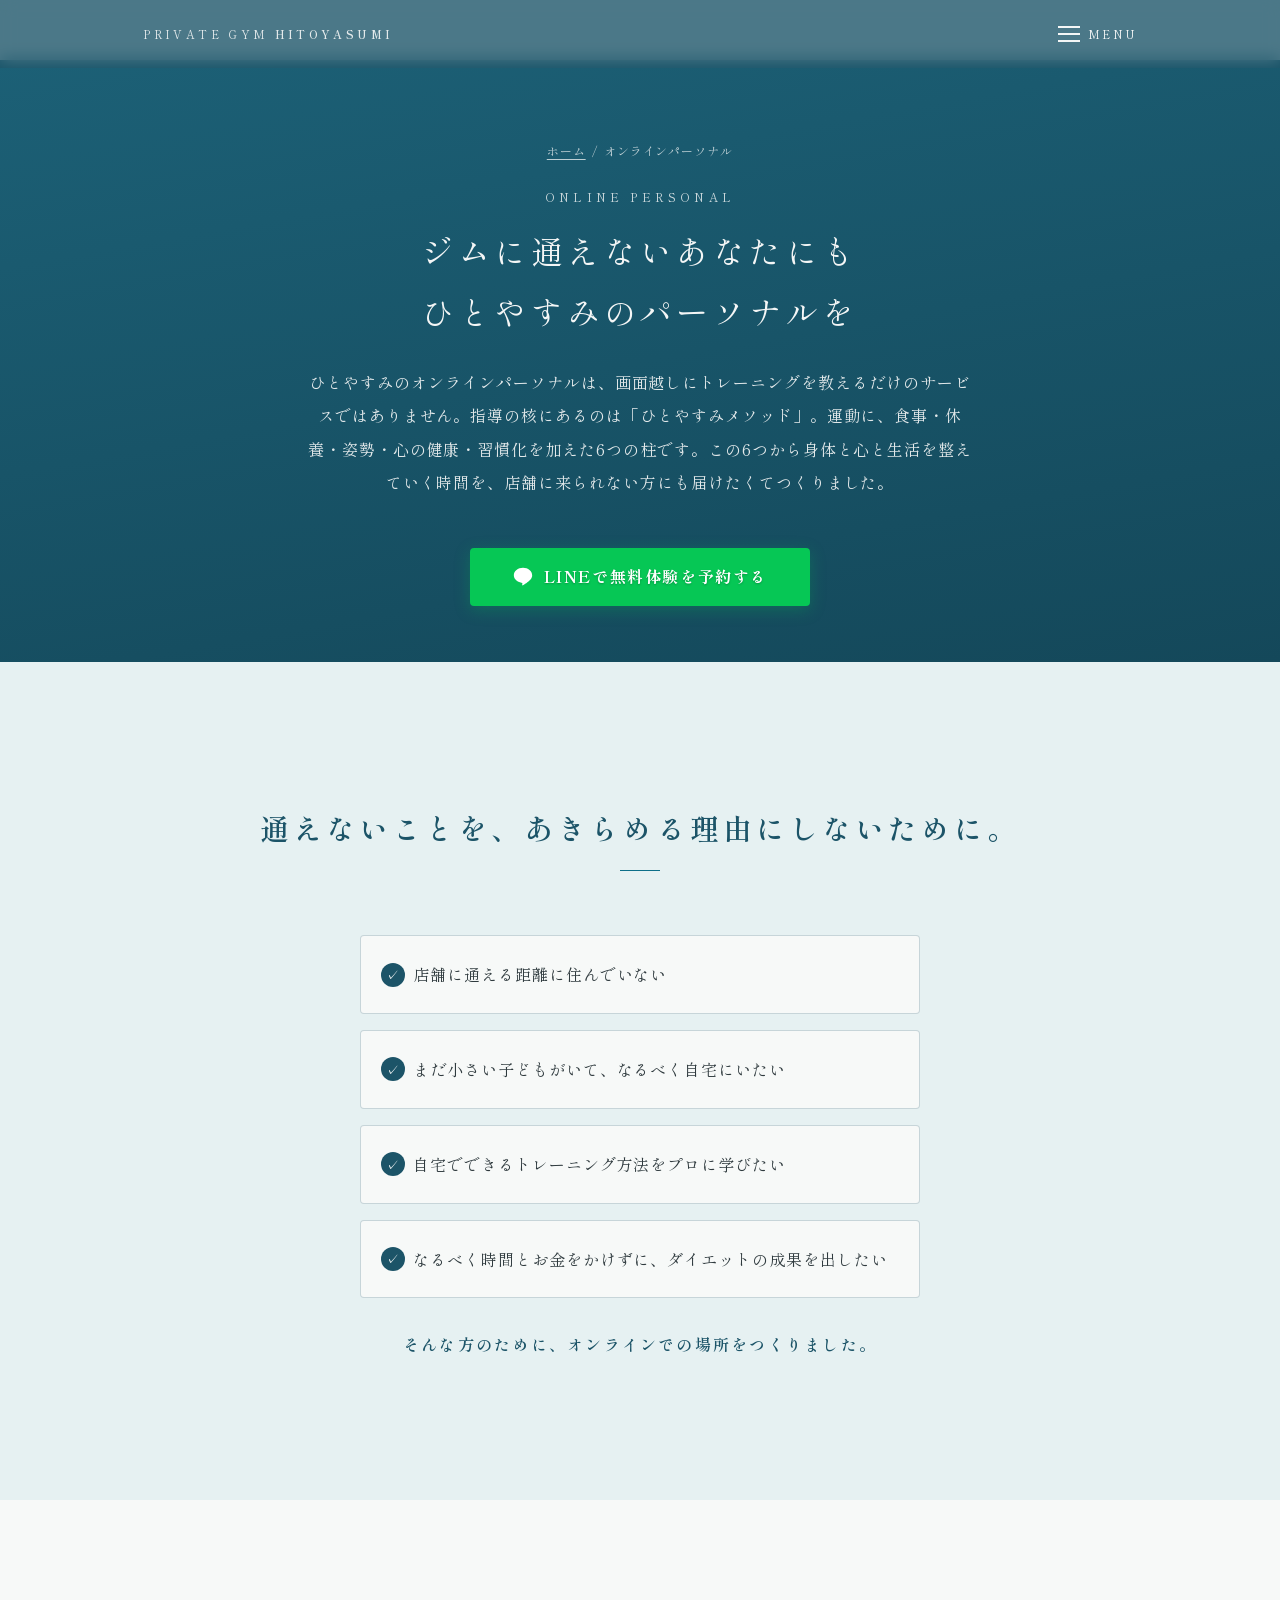
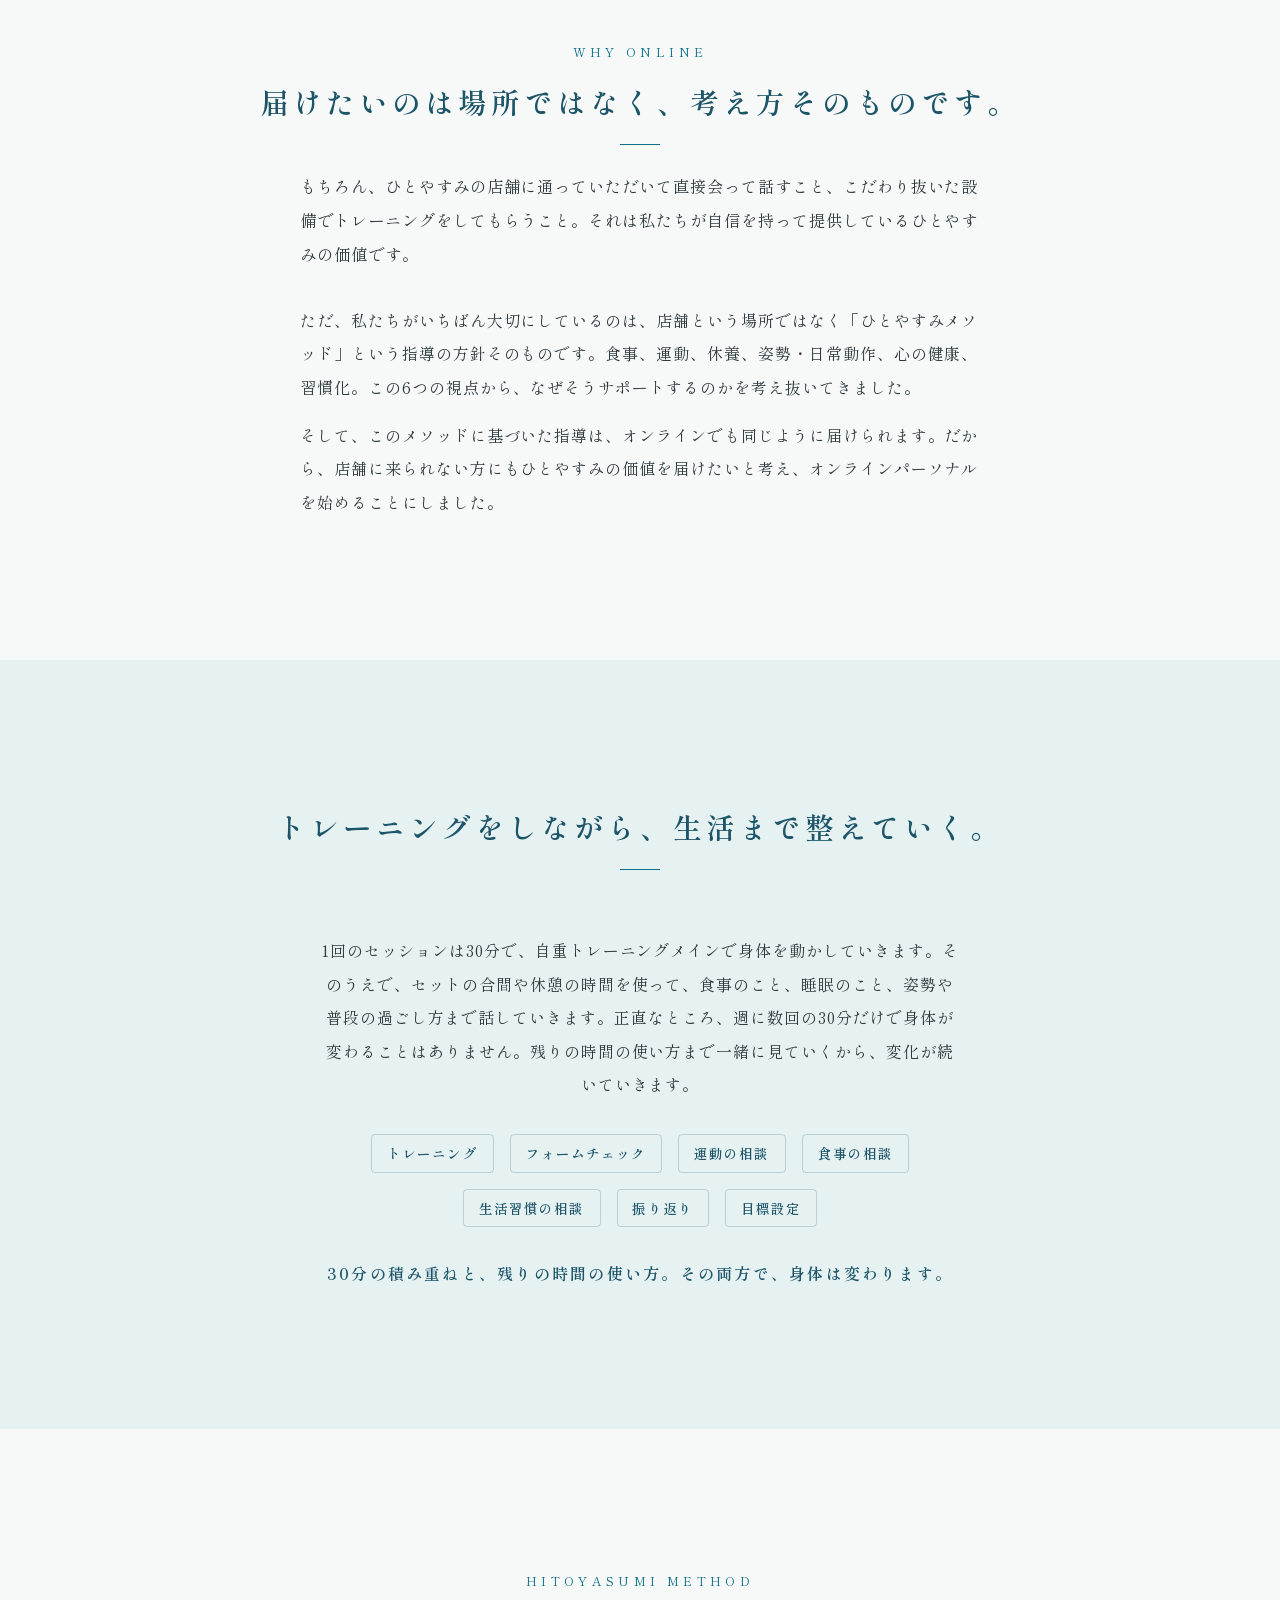
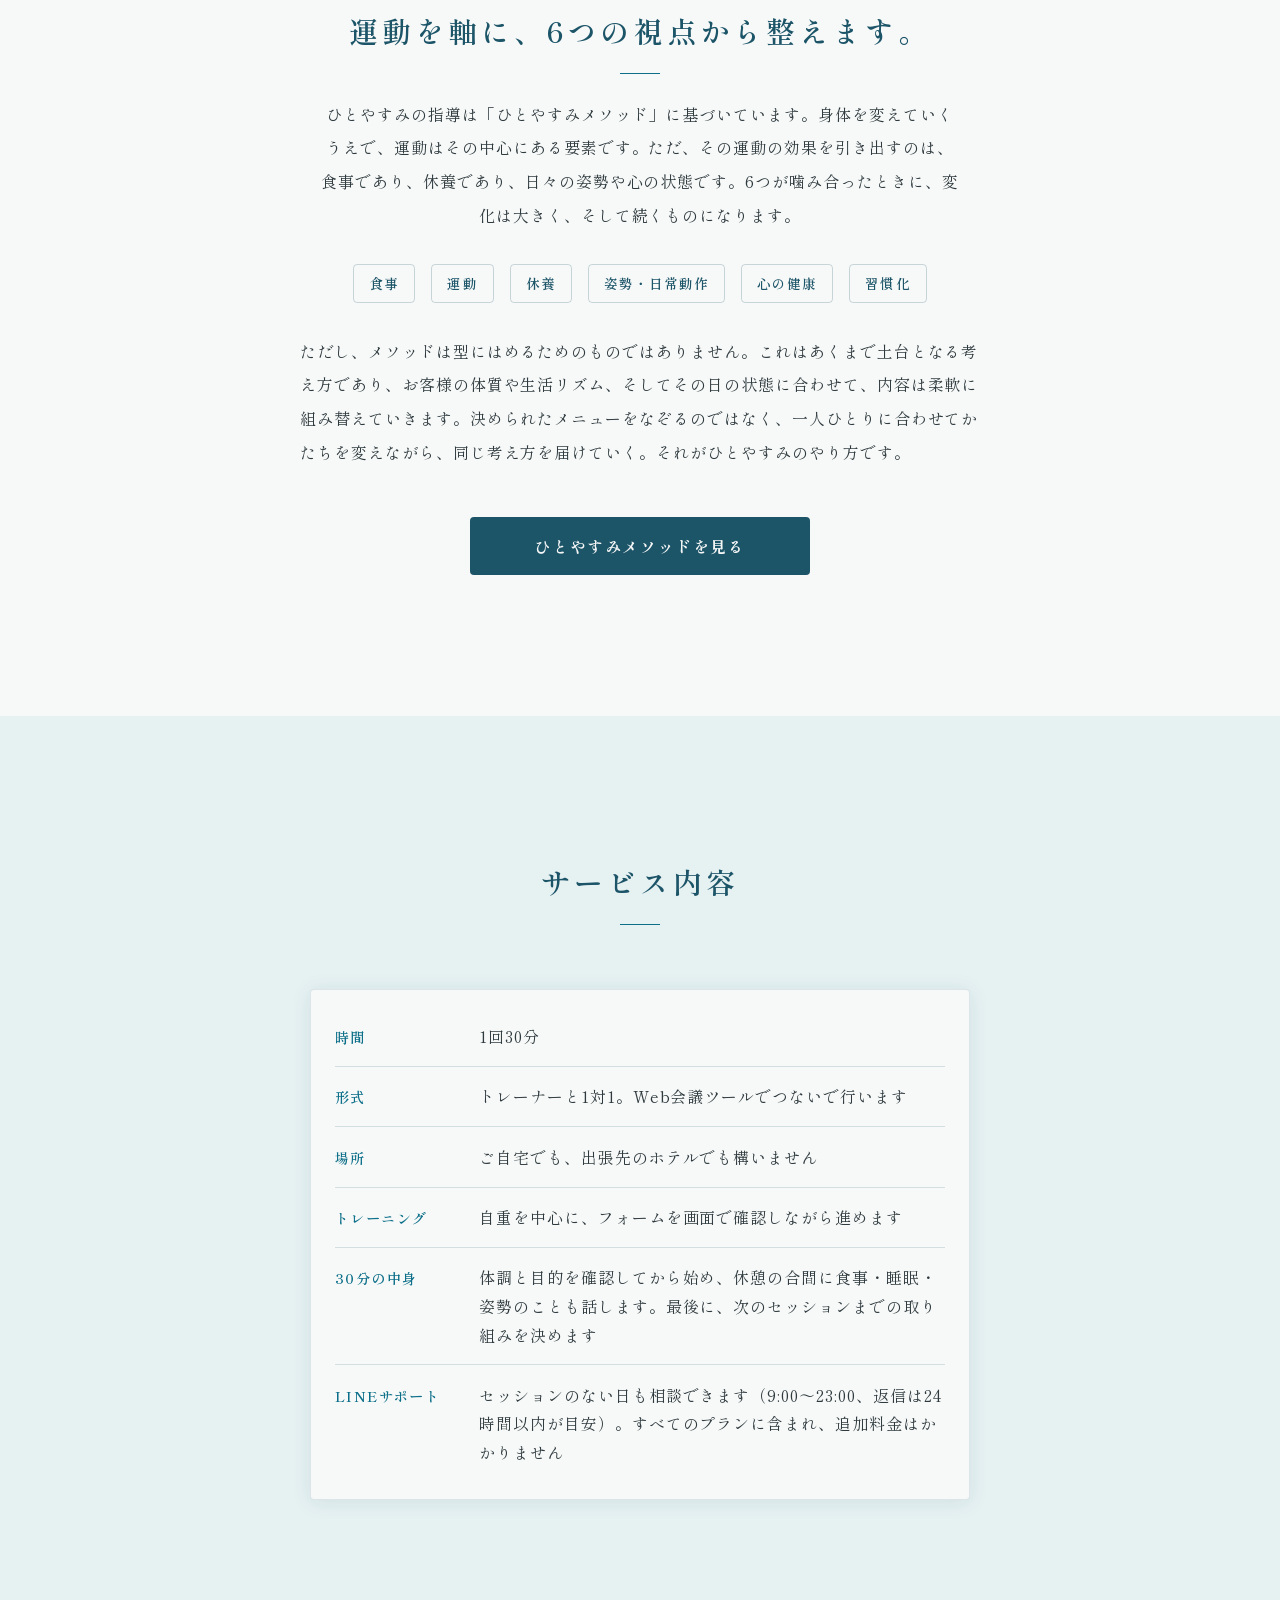
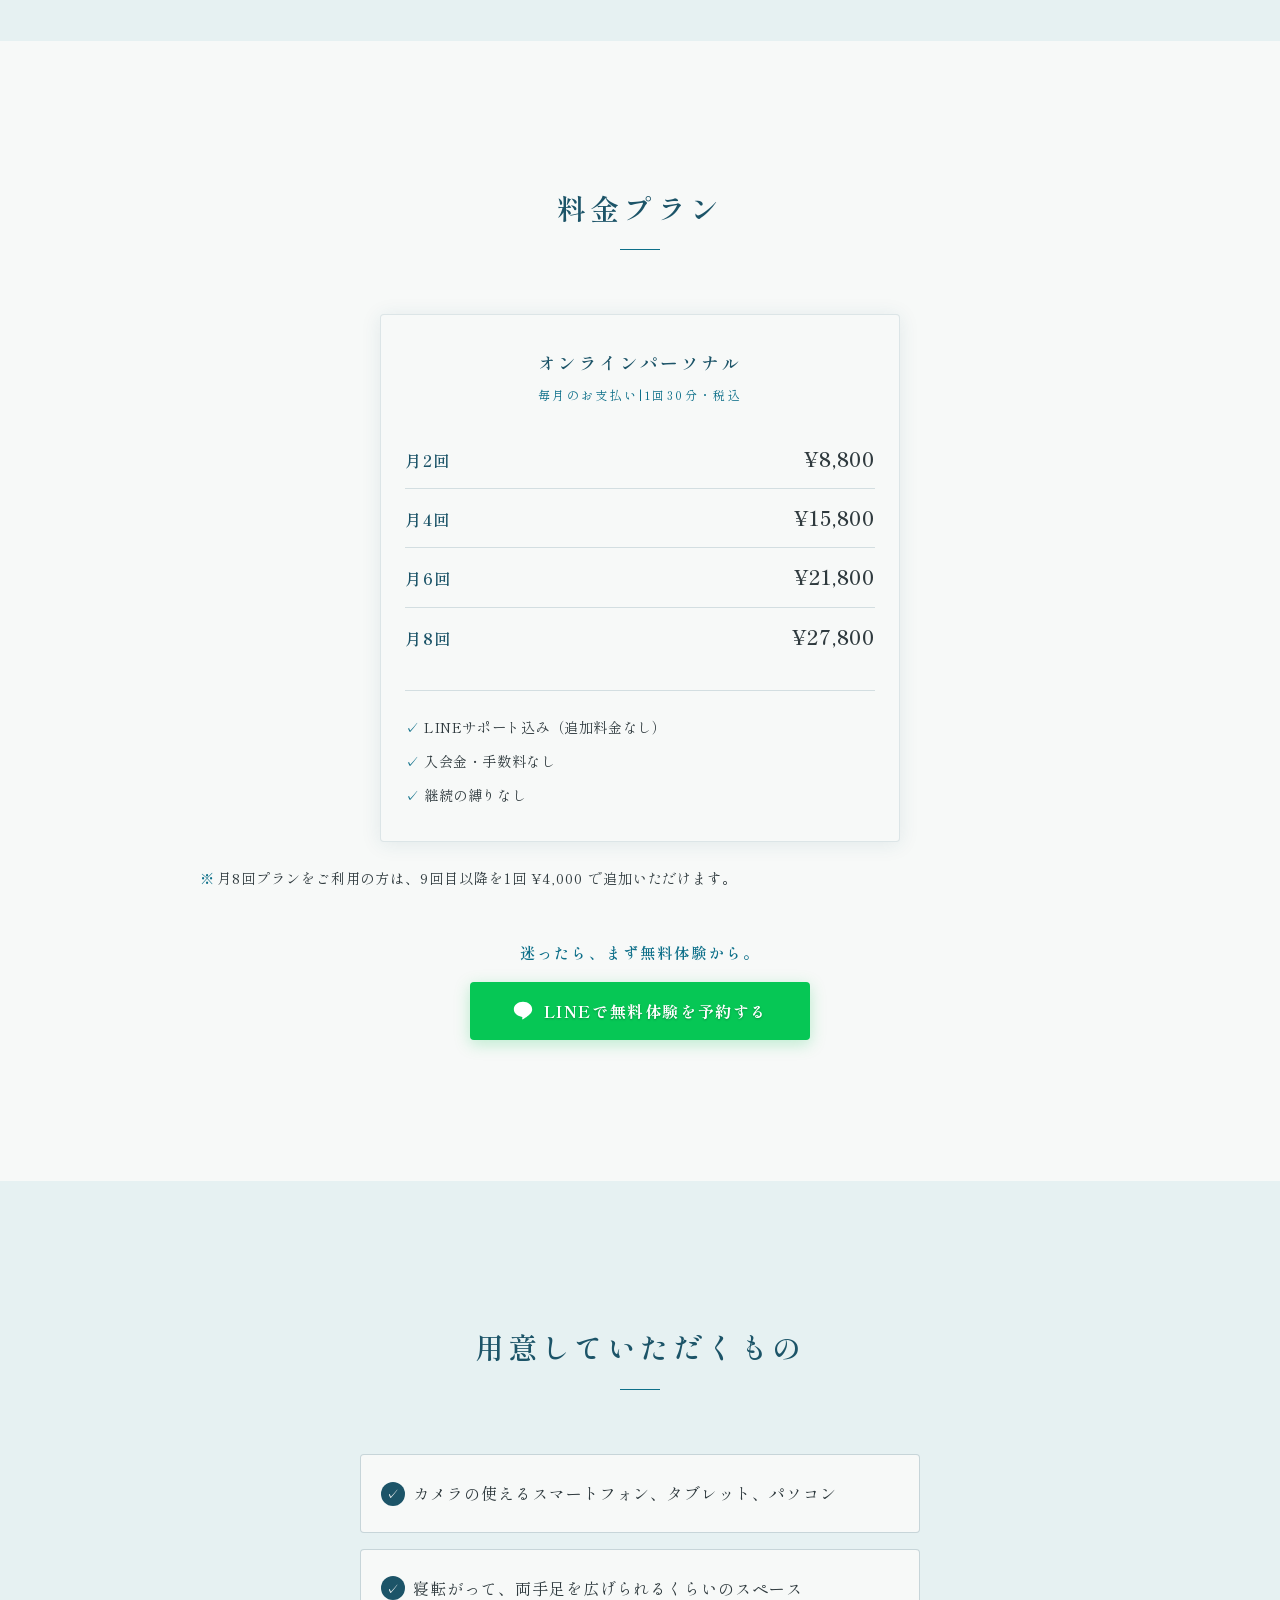
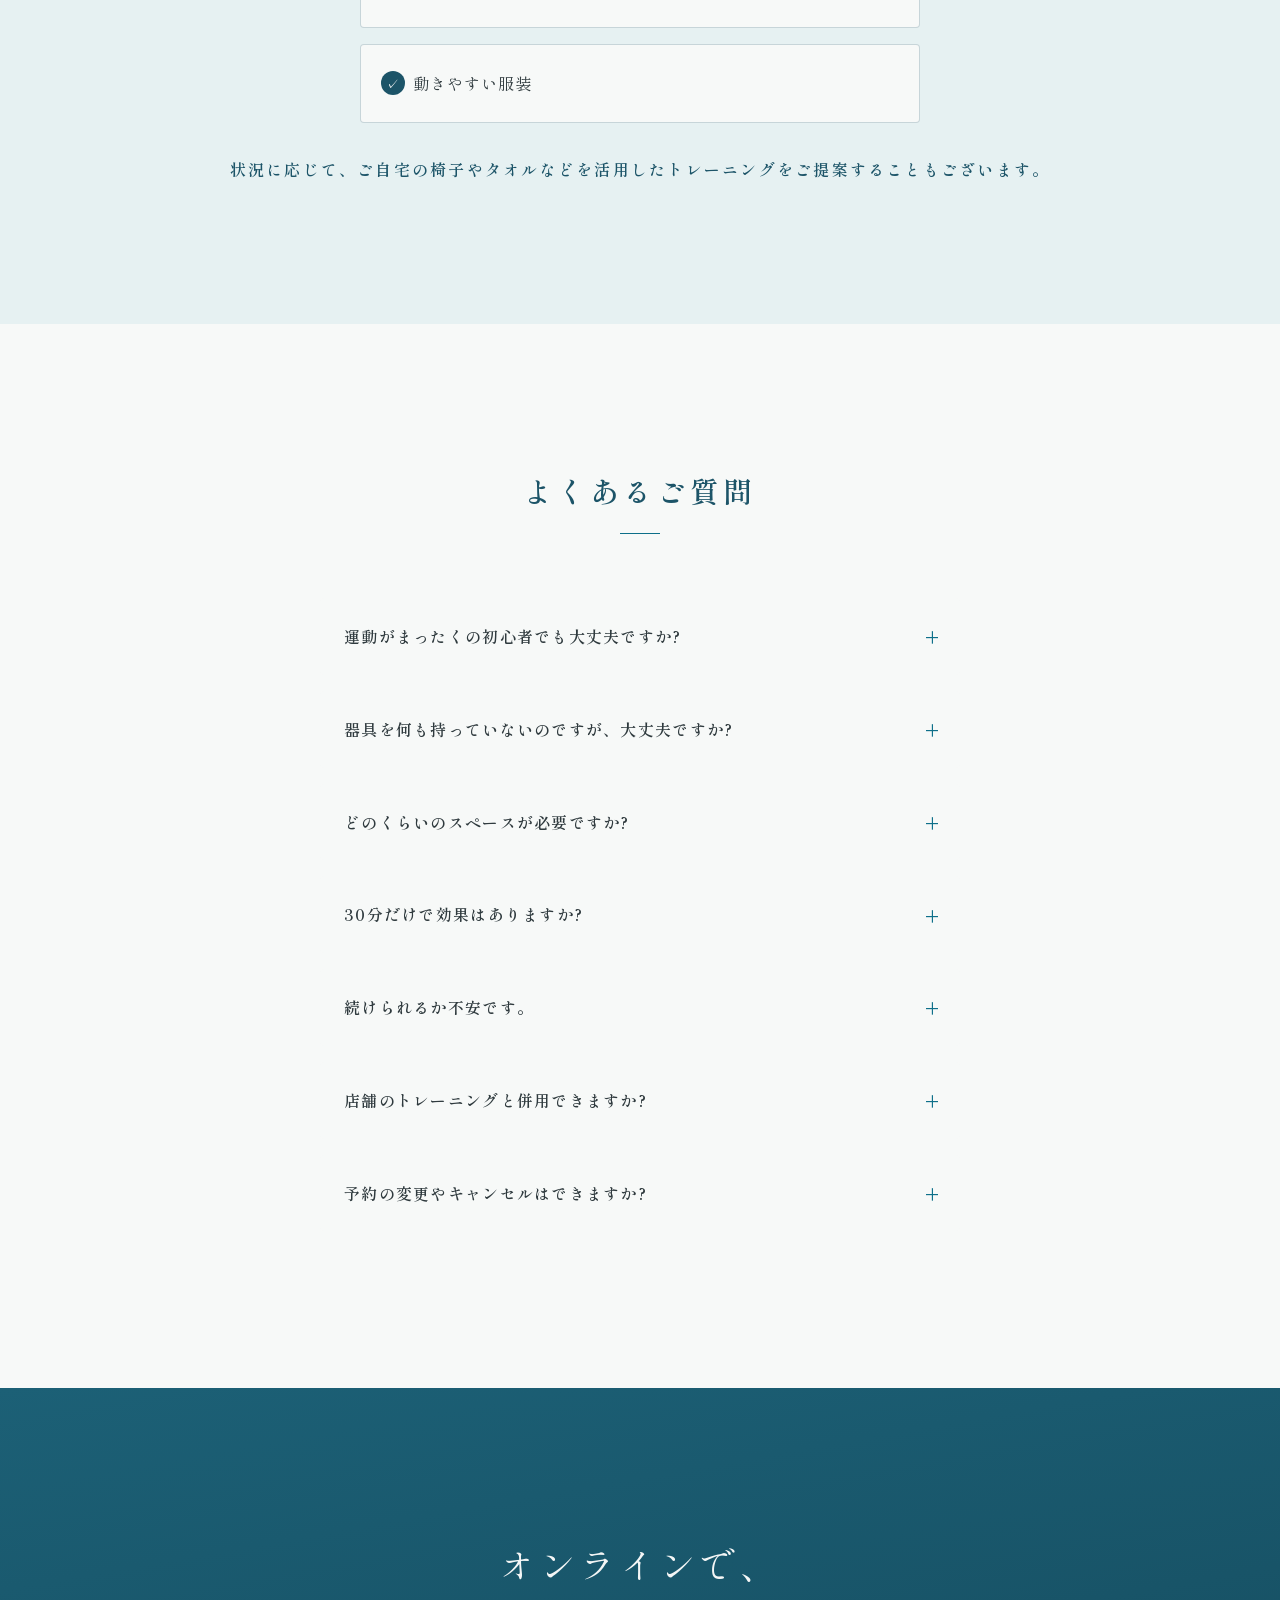
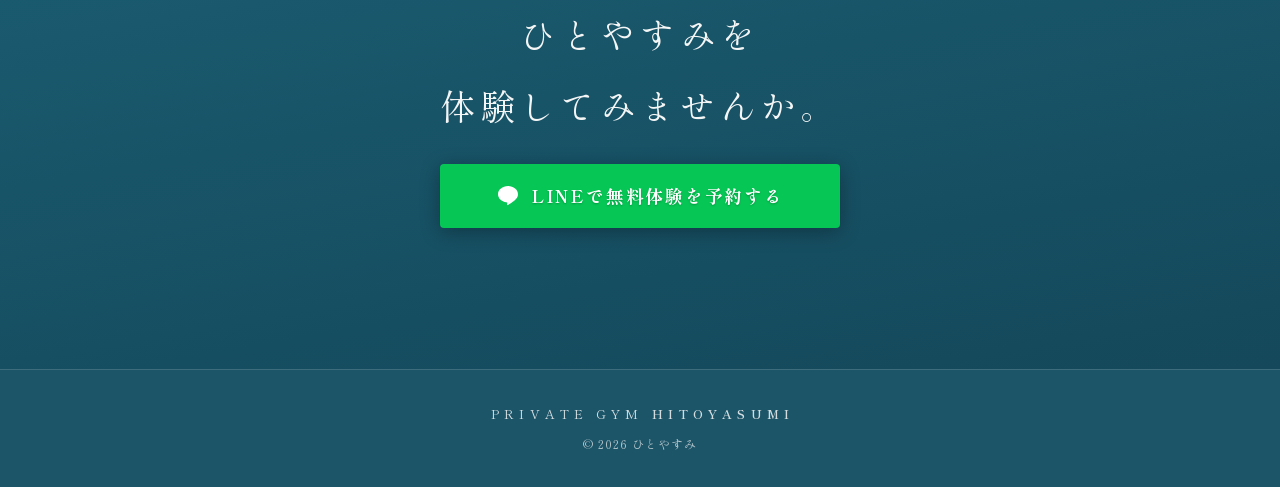
<file: online.html>
<!DOCTYPE html>
<html lang="ja">
<head>
  <meta charset="UTF-8">
  <meta name="viewport" content="width=device-width, initial-scale=1">

  <title>オンラインパーソナル|ひとやすみ</title>
  <meta name="description" content="ジムに通えない方にも、ひとやすみのパーソナルを。運動のほかに食事・休養・姿勢・心の健康・習慣化を加えた「ひとやすみメソッド」の6つの視点から、身体と心と生活を整えるオンラインパーソナルです。">
  <meta name="theme-color" content="#1C6076">

  <script>document.documentElement.classList.add('js')</script>

  <link rel="canonical" href="https://hitoyasumi.co.jp/online.html">
  <meta property="og:type" content="website">
  <meta property="og:title" content="オンラインパーソナル|ひとやすみ">
  <meta property="og:description" content="ジムに通えないあなたにも、ひとやすみのパーソナルを。ひとやすみメソッドの6つの視点から、身体と心と生活を整えていきます。">
  <meta property="og:url" content="https://hitoyasumi.co.jp/online.html">
  <meta property="og:image" content="https://hitoyasumi.co.jp/assets/img/ogp-online.png">
  <meta property="og:image:width" content="1200">
  <meta property="og:image:height" content="630">
  <meta property="og:image:alt" content="ひとやすみ オンラインパーソナル">
  <meta property="og:site_name" content="ひとやすみ">
  <meta property="og:locale" content="ja_JP">
  <meta name="twitter:card" content="summary_large_image">

  <link rel="icon" href="data:image/svg+xml,%3Csvg xmlns='http://www.w3.org/2000/svg' viewBox='0 0 32 32'%3E%3Crect width='32' height='32' rx='4' fill='%233A322C'/%3E%3Ctext x='16' y='23' font-size='17' text-anchor='middle' fill='%23F7F4EF' font-family='serif'%3E休%3C/text%3E%3C/svg%3E">

  <link rel="preconnect" href="https://fonts.googleapis.com">
  <link rel="preconnect" href="https://fonts.gstatic.com" crossorigin>
  <link rel="stylesheet"
        href="https://fonts.googleapis.com/css2?family=Shippori+Mincho:wght@400;600&display=swap"
        media="print" onload="this.media='all'">
  <noscript>
    <link rel="stylesheet" href="https://fonts.googleapis.com/css2?family=Shippori+Mincho:wght@400;600&display=swap">
  </noscript>

  <link rel="stylesheet" href="css/style.css">
</head>
<body class="page--sub page--online">

  <header class="site-header">
    <div class="container site-header__inner">
      <a class="site-header__brand" href="index.html">PRIVATE GYM <span>HITOYASUMI</span></a>
      <button class="site-header__menu-btn" id="menu-btn" type="button" aria-expanded="false" aria-controls="site-nav">
        <span class="site-header__menu-icon" aria-hidden="true"></span>
        MENU
      </button>
    </div>
  </header>

  <nav class="site-nav" id="site-nav" aria-label="サイトメニュー">
    <ul class="site-nav__list">
      <li><a href="index.html">ホーム</a></li>
      <li><a href="method.html">ひとやすみメソッド</a></li>
      <li><a href="online.html">オンラインパーソナル</a></li>
      <li><a class="site-nav__cta" href="https://lin.ee/uh5e5la" data-cta="online_nav">LINEで無料体験を予約する</a></li>
    </ul>
  </nav>

  <main>

    <!-- 1. ファーストビュー -->
    <section class="page-intro">
      <div class="container">
        <p class="page-intro__breadcrumb"><a href="index.html">ホーム</a><span aria-hidden="true">/</span><span>オンラインパーソナル</span></p>
        <p class="page-intro__eyebrow">ONLINE PERSONAL</p>
        <h1 class="page-intro__title">ジムに通えないあなたにも<br>ひとやすみのパーソナルを</h1>
        <p class="page-intro__lead">ひとやすみのオンラインパーソナルは、画面越しにトレーニングを教えるだけのサービスではありません。指導の核にあるのは「ひとやすみメソッド」。運動に、食事・休養・姿勢・心の健康・習慣化を加えた6つの柱です。この6つから身体と心と生活を整えていく時間を、店舗に来られない方にも届けたくてつくりました。</p>
        <div class="cta cta--mid">
          <a class="cta__button" href="https://lin.ee/uh5e5la" data-cta="online_hero">
            <svg class="cta__icon" viewBox="0 0 24 24" width="22" height="22" aria-hidden="true"><path fill="currentColor" d="M12 2C6.48 2 2 5.64 2 10.13c0 4.03 3.55 7.4 8.34 8.04.33.07.77.22.88.5.1.26.07.66.03.92l-.14.86c-.04.26-.2 1 .88.55 1.08-.46 5.83-3.44 7.96-5.89C21.4 13.5 22 11.9 22 10.13 22 5.64 17.52 2 12 2z"/></svg>
            LINEで無料体験を予約する
          </a>
        </div>
      </div>
    </section>

    <!-- 2. こんな方へ -->
    <section class="worries section section--alt fade-in">
      <div class="container">
        <h2 class="section__title"><span>通えないことを、</span><span>あきらめる理由にしないために。</span></h2>
        <ul class="worries__list">
          <li class="worries__item">店舗に通える距離に住んでいない</li>
          <li class="worries__item">まだ小さい子どもがいて、なるべく自宅にいたい</li>
          <li class="worries__item">自宅でできるトレーニング方法をプロに学びたい</li>
          <li class="worries__item">なるべく時間とお金をかけずに、ダイエットの成果を出したい</li>
        </ul>
        <p class="worries__bridge"><span>そんな方のために、</span><span>オンラインでの場所をつくりました。</span></p>
      </div>
    </section>

    <!-- 3. 立ち上げの経緯 -->
    <section class="section fade-in">
      <div class="container">
        <p class="section__eyebrow">WHY ONLINE</p>
        <h2 class="section__title"><span>届けたいのは場所ではなく、</span><span>考え方そのものです。</span></h2>
        <div class="article">
          <p class="article__lead">もちろん、ひとやすみの店舗に通っていただいて直接会って話すこと、こだわり抜いた設備でトレーニングをしてもらうこと。それは私たちが自信を持って提供しているひとやすみの価値です。</p>
          <p>ただ、私たちがいちばん大切にしているのは、店舗という場所ではなく「ひとやすみメソッド」という指導の方針そのものです。食事、運動、休養、姿勢・日常動作、心の健康、習慣化。この6つの視点から、なぜそうサポートするのかを考え抜いてきました。</p>
          <p>そして、このメソッドに基づいた指導は、オンラインでも同じように届けられます。だから、店舗に来られない方にもひとやすみの価値を届けたいと考え、オンラインパーソナルを始めることにしました。</p>
        </div>
      </div>
    </section>

    <!-- 4. 30分の使い方 -->
    <section class="section section--alt fade-in">
      <div class="container">
        <h2 class="section__title"><span>トレーニングをしながら、</span><span>生活まで整えていく。</span></h2>
        <p class="method-teaser__lead">1回のセッションは30分で、自重トレーニングメインで身体を動かしていきます。そのうえで、セットの合間や休憩の時間を使って、食事のこと、睡眠のこと、姿勢や普段の過ごし方まで話していきます。正直なところ、週に数回の30分だけで身体が変わることはありません。残りの時間の使い方まで一緒に見ていくから、変化が続いていきます。</p>
        <ul class="method-teaser__tags">
          <li>トレーニング</li><li>フォームチェック</li><li>運動の相談</li><li>食事の相談</li><li>生活習慣の相談</li><li>振り返り</li><li>目標設定</li>
        </ul>
        <p class="worries__bridge"><span>30分の積み重ねと、</span><span>残りの時間の使い方。</span><span>その両方で、身体は変わります。</span></p>
      </div>
    </section>

    <!-- 5. ひとやすみメソッド -->
    <section class="method-teaser section fade-in">
      <div class="container">
        <p class="section__eyebrow">HITOYASUMI METHOD</p>
        <h2 class="section__title"><span>運動を軸に、</span><span>6つの視点から整えます。</span></h2>
        <p class="method-teaser__lead">ひとやすみの指導は「ひとやすみメソッド」に基づいています。身体を変えていくうえで、運動はその中心にある要素です。ただ、その運動の効果を引き出すのは、食事であり、休養であり、日々の姿勢や心の状態です。6つが噛み合ったときに、変化は大きく、そして続くものになります。</p>
        <ul class="method-teaser__tags">
          <li>食事</li><li>運動</li><li>休養</li><li>姿勢・日常動作</li><li>心の健康</li><li>習慣化</li>
        </ul>
        <div class="article">
          <p>ただし、メソッドは型にはめるためのものではありません。これはあくまで土台となる考え方であり、お客様の体質や生活リズム、そしてその日の状態に合わせて、内容は柔軟に組み替えていきます。決められたメニューをなぞるのではなく、一人ひとりに合わせてかたちを変えながら、同じ考え方を届けていく。それがひとやすみのやり方です。</p>
        </div>
        <div class="cta cta--mid">
          <a class="cta__button cta__button--outline" href="method.html">ひとやすみメソッドを見る</a>
        </div>
      </div>
    </section>

    <!-- 6. サービス内容 -->
    <section class="features section section--alt fade-in">
      <div class="container">
        <h2 class="section__title">サービス内容</h2>
        <div class="pricing__groups pricing__groups--single pricing__groups--wide">
          <div class="pricing__group">
            <ul class="spec">
              <li class="spec__row"><span class="spec__label">時間</span><span class="spec__value">1回30分</span></li>
              <li class="spec__row"><span class="spec__label">形式</span><span class="spec__value">トレーナーと1対1。Web会議ツールでつないで行います</span></li>
              <li class="spec__row"><span class="spec__label">場所</span><span class="spec__value">ご自宅でも、出張先のホテルでも構いません</span></li>
              <li class="spec__row"><span class="spec__label">トレーニング</span><span class="spec__value">自重を中心に、フォームを画面で確認しながら進めます</span></li>
              <li class="spec__row"><span class="spec__label">30分の中身</span><span class="spec__value">体調と目的を確認してから始め、休憩の合間に食事・睡眠・姿勢のことも話します。最後に、次のセッションまでの取り組みを決めます</span></li>
              <li class="spec__row"><span class="spec__label">LINEサポート</span><span class="spec__value">セッションのない日も相談できます（9:00〜23:00、返信は24時間以内が目安）。すべてのプランに含まれ、追加料金はかかりません</span></li>
            </ul>
          </div>
      </div>
    </section>

    <!-- 7. 料金 -->
    <section class="pricing section fade-in">
      <div class="container">
        <h2 class="section__title">料金プラン</h2>
        <div class="pricing__groups pricing__groups--single">
          <div class="pricing__group">
            <h3 class="pricing__group-title">オンラインパーソナル<span class="pricing__group-sub">毎月のお支払い|1回30分・税込</span></h3>
            <ul class="price-table">
              <li class="price-table__row"><span class="price-table__label">月2回</span><span class="price-table__price">¥8,800</span></li>
              <li class="price-table__row"><span class="price-table__label">月4回</span><span class="price-table__price">¥15,800</span></li>
              <li class="price-table__row"><span class="price-table__label">月6回</span><span class="price-table__price">¥21,800</span></li>
              <li class="price-table__row"><span class="price-table__label">月8回</span><span class="price-table__price">¥27,800</span></li>
            </ul>
            <ul class="assurance">
              <li class="assurance__item">LINEサポート込み（追加料金なし）</li>
              <li class="assurance__item">入会金・手数料なし</li>
              <li class="assurance__item">継続の縛りなし</li>
            </ul>
          </div>
        </div>
        <ul class="pricing__notes">
          <li class="pricing__note">月8回プランをご利用の方は、9回目以降を1回 ¥4,000 で追加いただけます。</li>
        </ul>
        <div class="cta cta--mid">
          <p class="cta__condition">迷ったら、まず無料体験から。</p>
          <a class="cta__button" href="https://lin.ee/uh5e5la" data-cta="online_mid_pricing">
            <svg class="cta__icon" viewBox="0 0 24 24" width="22" height="22" aria-hidden="true"><path fill="currentColor" d="M12 2C6.48 2 2 5.64 2 10.13c0 4.03 3.55 7.4 8.34 8.04.33.07.77.22.88.5.1.26.07.66.03.92l-.14.86c-.04.26-.2 1 .88.55 1.08-.46 5.83-3.44 7.96-5.89C21.4 13.5 22 11.9 22 10.13 22 5.64 17.52 2 12 2z"/></svg>
            LINEで無料体験を予約する
          </a>
        </div>
      </div>
    </section>

    <!-- 8. 用意していただくもの -->
    <section class="worries section section--alt fade-in">
      <div class="container">
        <h2 class="section__title">用意していただくもの</h2>
        <ul class="worries__list">
          <li class="worries__item">カメラの使えるスマートフォン、タブレット、パソコン</li>
          <li class="worries__item">寝転がって、両手足を広げられるくらいのスペース</li>
          <li class="worries__item">動きやすい服装</li>
        </ul>
        <p class="worries__bridge"><span>状況に応じて、ご自宅の椅子やタオルなどを</span><span>活用したトレーニングを</span><span>ご提案することもございます。</span></p>
      </div>
    </section>

    <!-- 9. FAQ -->
    <section class="faq section fade-in">
      <div class="container">
        <h2 class="section__title">よくあるご質問</h2>
        <details class="faq__item">
          <summary class="faq__q">運動がまったくの初心者でも大丈夫ですか?</summary>
          <p class="faq__a">はい。その日の体力や気分にあわせて内容を組むので、ついていけない心配はありません。自重でできる動きが中心なので、運動の習慣がない方でも無理なく始められます。</p>
        </details>
        <details class="faq__item">
          <summary class="faq__q">器具を何も持っていないのですが、大丈夫ですか?</summary>
          <p class="faq__a">まったく問題ありません。自重でできるトレーニングを中心に組み立てます。ダンベルやマットをお持ちの場合は、それを活かした内容もご提案します。</p>
        </details>
        <details class="faq__item">
          <summary class="faq__q">どのくらいのスペースが必要ですか?</summary>
          <p class="faq__a">寝転がって両手足を広げられるくらいのスペースがあれば十分です。</p>
        </details>
        <details class="faq__item">
          <summary class="faq__q">30分だけで効果はありますか?</summary>
          <p class="faq__a">このサービスは「30分で追い込む」ことを目的にしていません。セッションでは方向性を決め、日々の生活の中で何を変えるかを一緒に考えます。セッションのない日もLINEで相談できるようにしているのは、そのためです。</p>
        </details>
        <details class="faq__item">
          <summary class="faq__q">続けられるか不安です。</summary>
          <p class="faq__a">「習慣化」はひとやすみメソッドの6つの視点のひとつです。完璧を目指すのではなく、その人の生活の中で無理なく続く形を一緒に探します。できなかった日があっても、責めることはありません。</p>
        </details>
        <!-- TODO: 以下2問は運用ルール確定後に内容を確認する(店舗との併用条件・キャンセル規定) -->
        <details class="faq__item">
          <summary class="faq__q">店舗のトレーニングと併用できますか?</summary>
          <p class="faq__a">ご希望の方はLINEでご相談ください。通える時期は店舗で、忙しい時期はオンラインで、といった使い方についてもお話しできます。</p>
        </details>
        <details class="faq__item">
          <summary class="faq__q">予約の変更やキャンセルはできますか?</summary>
          <p class="faq__a">体調やお仕事の都合は考慮して対応いたします。LINEでお早めにご連絡ください。</p>
        </details>
      </div>
    </section>

    <!-- 10. クロージング -->
    <section class="closing section">
      <div class="container closing__inner fade-in">
        <h2 class="closing__title">オンラインで、<br>ひとやすみを<br>体験してみませんか。</h2>
        <div class="cta">
          <a class="cta__button cta__button--large" href="https://lin.ee/uh5e5la" data-cta="online_closing">
            <svg class="cta__icon" viewBox="0 0 24 24" width="24" height="24" aria-hidden="true"><path fill="currentColor" d="M12 2C6.48 2 2 5.64 2 10.13c0 4.03 3.55 7.4 8.34 8.04.33.07.77.22.88.5.1.26.07.66.03.92l-.14.86c-.04.26-.2 1 .88.55 1.08-.46 5.83-3.44 7.96-5.89C21.4 13.5 22 11.9 22 10.13 22 5.64 17.52 2 12 2z"/></svg>
            LINEで無料体験を予約する
          </a>
        </div>
      </div>
    </section>

  </main>

  <footer class="footer">
    <p class="footer__brand">PRIVATE GYM <span>HITOYASUMI</span></p>
    <p class="footer__copy">&copy; 2026 ひとやすみ</p>
  </footer>

  <div class="sticky-cta" id="sticky-cta" aria-hidden="true">
    <a class="cta__button cta__button--sticky" href="https://lin.ee/uh5e5la" data-cta="online_sticky" tabindex="-1">
      <svg class="cta__icon" viewBox="0 0 24 24" width="20" height="20" aria-hidden="true"><path fill="currentColor" d="M12 2C6.48 2 2 5.64 2 10.13c0 4.03 3.55 7.4 8.34 8.04.33.07.77.22.88.5.1.26.07.66.03.92l-.14.86c-.04.26-.2 1 .88.55 1.08-.46 5.83-3.44 7.96-5.89C21.4 13.5 22 11.9 22 10.13 22 5.64 17.52 2 12 2z"/></svg>
      LINEで無料体験を予約する
    </a>
  </div>

  <script src="js/script.js"></script>
</body>
</html>
</file>
<file: css/style.css>
/* ==========================================================
   ひとやすみ LP — design tokens & styles
   トーン&マナー: 立て看板準拠(ダークブラウン×生成り×明朝体)
   ========================================================== */

:root {
  /* color — 看板のチャコールブラウン基調 */
  --color-bg: #F7F4EF;          /* 生成り */
  --color-bg-alt: #EFEAE2;      /* ベージュ */
  --color-ink: #37302A;         /* 焦げ茶(本文) */
  --color-primary: #3A322C;     /* チャコールブラウン(見出し・反転地) */
  --color-accent: #8C3A32;      /* 深紅(看板の「無料体験受付中」)— 強調テキスト・バッジ */
  --color-line: #06C755;        /* LINE CTA専用 */
  --color-on-dark: #F7F4EF;

  /* type — 明朝体 */
  --font-serif: "Shippori Mincho", "Hiragino Mincho ProN", "Yu Mincho", serif;
  --leading-prose: 2.1;
  --leading-ui: 1.8;
  --tracking-wide: 0.14em;

  /* shape — 角丸は最小限(高級感) */
  --radius: 4px;
  --shadow: 0 2px 20px rgb(58 50 44 / 8%);

  /* space (8px base) */
  --space-1: 0.5rem;
  --space-2: 1rem;
  --space-3: 1.5rem;
  --space-4: 2rem;
  --space-5: 3rem;
  --space-6: 4rem;
  --section-gap: clamp(4.5rem, 11vw, 9rem);
}

/* ---- reset ---- */
*, *::before, *::after { box-sizing: border-box; }
* { margin: 0; }
html { -webkit-text-size-adjust: 100%; scroll-behavior: smooth; }
body {
  font-family: var(--font-serif);
  font-size: 1rem;
  line-height: var(--leading-ui);
  letter-spacing: 0.06em;
  color: var(--color-ink);
  background: var(--color-bg);
  -webkit-font-smoothing: antialiased;
}
img { display: block; max-width: 100%; height: auto; }
ul[class], ol[class] { padding: 0; list-style: none; }
a { color: inherit; }
:focus-visible { outline: 3px solid var(--color-primary); outline-offset: 3px; }
/* 暗色地(ヒーロー・クロージング・フッター)では背景に溶けないよう生成りのリングに反転 */
.hero :focus-visible,
.closing :focus-visible,
.footer :focus-visible,
.site-header :focus-visible,
.site-nav :focus-visible { outline-color: var(--color-on-dark); }

/* ---- layout ---- */
.container {
  max-width: 1080px;
  margin-inline: auto;
  padding-inline: clamp(1.25rem, 4vw, 2.5rem);
}
.section { padding-block: var(--section-gap); }
.section--alt { background: var(--color-bg-alt); }

.section__title {
  font-weight: 600;
  font-size: clamp(1.3rem, 2.2vw + 0.5rem, 1.8rem);
  letter-spacing: var(--tracking-wide);
  color: var(--color-primary);
  text-align: center;
  margin-bottom: clamp(2.5rem, 6vw, 4rem);
}
/* 見出し下の短い飾り罫(看板の静かな水平基調に合わせる) */
.section__title::after {
  content: "";
  display: block;
  width: 2.5rem;
  height: 1px;
  background: var(--color-accent);
  margin: 1rem auto 0;
}
.section__title--hidden {
  position: absolute;
  width: 1px; height: 1px;
  overflow: hidden;
  clip-path: inset(50%);
  white-space: nowrap;
}
.section__title--hidden::after { display: none; }
/* 見出しの折り返しも文節単位で */
.section__title span { display: inline-block; }
.section__eyebrow {
  margin-bottom: 0.8rem;
  color: var(--color-accent);
  font-size: 0.78rem;
  letter-spacing: 0.35em;
  text-align: center;
}
.section__eyebrow + .section__title { margin-bottom: var(--space-3); }

/* ==========================================================
   CTA(共通コンポーネント)
   ========================================================== */
.cta { display: grid; justify-items: center; gap: var(--space-2); }
.cta--mid { margin-top: var(--space-5); }

.cta__condition {
  font-size: 0.95rem;
  font-weight: 600;
  letter-spacing: var(--tracking-wide);
  color: var(--color-accent);
}
.cta__button {
  display: inline-flex;
  align-items: center;
  justify-content: center;
  gap: 0.6em;
  width: 100%;
  max-width: 340px;
  min-height: 56px;
  padding: 0.9em 1.5em;
  background: var(--color-line);
  color: #fff;
  font-family: var(--font-serif);
  font-weight: 700;
  font-size: 1rem;
  letter-spacing: 0.1em;
  text-decoration: none;
  border-radius: var(--radius);
  box-shadow: 0 4px 16px rgb(6 199 85 / 25%);
  text-shadow: 0 1px 2px rgb(0 0 0 / 25%); /* LINE緑上の白文字の可読性補強 */
  transition: opacity 0.3s ease, box-shadow 0.3s ease;
}
.cta__button:hover {
  opacity: 0.9;
  box-shadow: 0 6px 20px rgb(6 199 85 / 35%);
}
.cta__button--large { max-width: 400px; min-height: 64px; font-size: 1.1rem; }
/* サイト内リンク用(LINE緑と混同させないための反転色) */
.cta__button--outline {
  background: var(--color-primary);
  color: var(--color-on-dark);
  box-shadow: none;
  text-shadow: none;
}
.cta__button--outline:hover {
  opacity: 0.88;
  box-shadow: none;
}
/* ヒーロー用: 写真の上に静かに置くゴースト型 */
.cta__button--ghost {
  background: rgb(26 22 19 / 30%); /* 写真の上でも「押せる面」に見えるよう薄い下地 */
  border: 1px solid rgb(247 244 239 / 85%);
  color: var(--color-on-dark);
  box-shadow: none;
  max-width: 320px;
  min-height: 52px;
  font-weight: 400;
}
.cta__button--ghost:hover {
  background: rgb(247 244 239 / 12%);
  opacity: 1;
  box-shadow: none;
}
.cta__icon { flex-shrink: 0; }
.cta__note {
  font-size: 0.8rem;
  opacity: 0.75;
  text-align: center;
}
.cta__note--invert { color: var(--color-on-dark); }

/* ==========================================================
   0. 共通ヘッダー / ハンバーガーナビ(全ページ共通)
   ========================================================== */
.site-header {
  position: fixed;
  inset-inline: 0;
  top: 0;
  z-index: 200;
  background: transparent;
  backdrop-filter: none;
  transition: background 0.3s ease, backdrop-filter 0.3s ease;
}
/* ヒーローを抜けた後・ヒーローのないページでは、可読性のため薄い下地+ぼかしを付与 */
.site-header--solid,
body.page--sub .site-header {
  background: rgb(58 50 44 / 75%);
  backdrop-filter: blur(8px);
}
.site-header__inner {
  display: flex;
  align-items: center;
  justify-content: space-between;
  min-height: 60px;
  padding-block: 0.75rem;
}
.site-header__brand {
  font-size: 0.7rem;
  letter-spacing: 0.3em;
  text-indent: 0.3em;
  color: var(--color-on-dark);
  text-decoration: none;
  opacity: 0.9;
}
.site-header__brand span { font-weight: 600; }
.site-header__menu-btn {
  display: inline-flex;
  align-items: center;
  gap: 0.7em;
  background: none;
  border: none;
  color: var(--color-on-dark);
  font-family: var(--font-serif);
  font-size: 0.7rem;
  letter-spacing: 0.2em;
  cursor: pointer;
  padding: 0.5em 0.25em;
  min-height: 44px;
  min-width: 44px;
}
.site-header__menu-icon {
  position: relative;
  display: inline-block;
  width: 22px;
  height: 2px;
  background: currentColor;
  transition: background 0.2s ease;
}
.site-header__menu-icon::before,
.site-header__menu-icon::after {
  content: "";
  position: absolute;
  left: 0;
  width: 22px;
  height: 2px;
  background: currentColor;
  transition: translate 0.25s ease, rotate 0.25s ease;
}
.site-header__menu-icon::before { translate: 0 -7px; }
.site-header__menu-icon::after { translate: 0 7px; }
.site-header__menu-btn.is-active .site-header__menu-icon { background: transparent; }
.site-header__menu-btn.is-active .site-header__menu-icon::before { translate: 0 0; rotate: 45deg; }
.site-header__menu-btn.is-active .site-header__menu-icon::after { translate: 0 0; rotate: -45deg; }

.site-nav {
  position: fixed;
  top: 60px;
  right: 0;
  width: min(240px, 78vw);
  background: var(--color-primary);
  opacity: 0;
  visibility: hidden;
  translate: 6px -6px;
  transition: opacity 0.2s ease, translate 0.2s ease, visibility 0.2s;
  z-index: 190;
  box-shadow: var(--shadow);
  overflow-y: auto;
  max-height: calc(100vh - 60px);
}
.site-nav.is-open { opacity: 1; visibility: visible; translate: 0 0; }
.site-nav__list {
  display: grid;
  gap: 0.2rem;
  padding: var(--space-3);
}
.site-nav__list a {
  display: block;
  color: var(--color-on-dark);
  text-decoration: none;
  text-align: left;
  font-size: 0.95rem;
  letter-spacing: 0.08em;
  padding: 0.75em 0.6em;
  border-radius: var(--radius);
}
.site-nav__list a:not(.site-nav__cta):hover,
.site-nav__list a:not(.site-nav__cta):focus-visible {
  background: rgb(247 244 239 / 8%);
}
.site-nav__cta {
  text-align: center;
  background: var(--color-line);
  border-radius: var(--radius);
  font-weight: 700;
  font-size: 0.88rem;
  padding: 0.85em 0.6em;
  margin-top: 0.5em;
}
body.nav-open { overflow: hidden; }
/* ヒーローのないページは固定ヘッダー分の余白を確保 */
body.page--sub > main { padding-top: 60px; }

/* ==========================================================
   1. ヒーロー(写真主役・文字は小さくふわっと)
   ========================================================== */
.hero {
  position: relative;
  display: grid;
  place-items: center;
  min-height: 100vh; /* svh非対応環境向けフォールバック */
  min-height: 100svh;
  overflow: hidden;
  text-align: center;
  color: var(--color-on-dark);
}
.hero__bg {
  position: absolute;
  inset: 0;
  width: 100%;
  height: 100%;
  object-fit: cover;
}
/* 恵比寿⇔小岩の内装がゆっくりクロスフェード(上に重ねた2枚目の不透明度だけ動かす)。
   アニメは2枚目のロード完了後にJSが .hero--xfade を付けてから開始(途中ポップイン防止) */
@keyframes hero-crossfade {
  0%, 42%   { opacity: 0; }
  50%, 92%  { opacity: 1; }
  100%      { opacity: 0; }
}
.hero__bg--alt { opacity: 0; will-change: opacity; }
.hero--xfade .hero__bg--alt {
  animation: hero-crossfade 10s ease-in-out infinite;
}
.hero__veil {
  position: absolute;
  inset: 0;
  background: linear-gradient(rgb(26 22 19 / 45%), rgb(26 22 19 / 60%));
}
.hero__inner {
  position: relative;
  display: grid;
  justify-items: center;
  gap: var(--space-3);
  padding-block: var(--space-6);
}
.hero__brand {
  font-size: 0.8rem;
  letter-spacing: 0.4em;
  text-indent: 0.4em; /* 中央揃え時の字間ズレ補正 */
  opacity: 0.85;
}
.hero__brand span { font-weight: 600; }
.hero__lead {
  font-size: clamp(0.85rem, 1vw + 0.5rem, 1rem);
  letter-spacing: 0.18em;
  opacity: 0.92;
}
.hero__title {
  font-weight: 400;
  font-size: clamp(1.4rem, 2.2vw + 0.8rem, 2.2rem);
  line-height: 2;
  letter-spacing: var(--tracking-wide);
}
.hero__sub {
  font-size: clamp(0.9rem, 1vw + 0.5rem, 1.05rem);
  letter-spacing: var(--tracking-wide);
  opacity: 0.9;
}
/* 折り返しは文節単位で(「来てくださ/い。」のような途中改行を防ぐ) */
.hero__sub span { display: inline-block; }
.hero__cta { margin-top: var(--space-3); }
.cta__condition--hero { color: var(--color-on-dark); opacity: 0.9; font-weight: 400; }
.hero__place {
  font-size: 0.8rem;
  letter-spacing: 0.18em;
  opacity: 0.7;
}

/* 文字がふわっと現れる(読み込み時・順送り) */
@keyframes hero-rise {
  from { opacity: 0; translate: 0 14px; }
  to   { opacity: 1; translate: 0 0; }
}
/* CTA到達を遅らせないよう全体を短めに圧縮(順送りの気配は残す) */
.js .hero__inner > * {
  opacity: 0;
  animation: hero-rise 1s ease forwards;
}
.js .hero__brand { animation-delay: 0.1s; }
.js .hero__lead  { animation-delay: 0.25s; }
.js .hero__title { animation-delay: 0.4s; }
.js .hero__sub   { animation-delay: 0.65s; }
.js .hero__cta   { animation-delay: 0.85s; }
.js .hero__place { animation-delay: 1.05s; }

/* ==========================================================
   2. 悩み共感
   ========================================================== */
.worries__list {
  display: grid;
  gap: var(--space-2);
  max-width: 560px;
  margin-inline: auto;
}
.worries__item {
  background: var(--color-bg);
  border: 1px solid rgb(58 50 44 / 12%);
  border-radius: var(--radius);
  padding: var(--space-3) var(--space-3) var(--space-3) 3.25rem;
  position: relative;
  line-height: var(--leading-ui);
}
.worries__item::before {
  content: "✓";
  position: absolute;
  left: 1.25rem;
  top: 50%;
  translate: 0 -50%;
  display: grid;
  place-items: center;
  width: 1.5rem;
  height: 1.5rem;
  border-radius: 50%;
  background: var(--color-primary);
  color: var(--color-on-dark);
  font-size: 0.8rem;
}
.worries__bridge {
  text-align: center;
  margin-top: var(--space-4);
  font-weight: 600;
  letter-spacing: var(--tracking-wide);
  color: var(--color-primary);
  line-height: var(--leading-ui);
}
/* 文節単位で折り返す(.section__title と同じ方式) */
.worries__bridge span { display: inline-block; }
/* タグ一覧のあとに本文が続く場合(online.html)の余白 */
.method-teaser__tags + .article { margin-top: var(--space-4); }

/* ==========================================================
   3. コンセプト(詩)
   ========================================================== */
.concept { position: relative; overflow: hidden; }
/* 看板の幾何学紋様を思わせる、ごく薄い斜線の円 */
.concept::before {
  content: "";
  position: absolute;
  width: clamp(220px, 30vw, 380px);
  aspect-ratio: 1;
  border-radius: 50%;
  top: -8%;
  right: -6%;
  background: repeating-linear-gradient(45deg, rgb(58 50 44 / 10%) 0 1px, transparent 1px 9px);
  pointer-events: none;
}
.concept__poem {
  position: relative;
  max-width: 36em;
  margin-inline: auto;
  text-align: center;
  display: grid;
  gap: 0.5em;
}
.concept__line {
  line-height: var(--leading-prose);
  letter-spacing: 0.1em;
  font-size: clamp(0.95rem, 1.2vw + 0.6rem, 1.1rem);
}
.concept__line--em {
  font-weight: 600;
  color: var(--color-primary);
  padding-block: 0.3em;
}
.concept__line--close {
  margin-top: var(--space-3);
  font-weight: 600;
  font-size: clamp(1.05rem, 1.5vw + 0.6rem, 1.3rem);
  letter-spacing: var(--tracking-wide);
  color: var(--color-accent);
}
/* 詩は行単位の時間差フェード(.fade-in発火に連動) */
.js .fade-in .concept__line {
  opacity: 0;
  translate: 0 0.6em;
  transition: opacity 0.9s ease, translate 0.9s ease;
}
.js .fade-in.is-visible .concept__line { opacity: 1; translate: 0 0; }
.js .fade-in.is-visible .concept__line:nth-child(2) { transition-delay: 0.15s; }
.js .fade-in.is-visible .concept__line:nth-child(3) { transition-delay: 0.3s; }
.js .fade-in.is-visible .concept__line:nth-child(4) { transition-delay: 0.45s; }
.js .fade-in.is-visible .concept__line:nth-child(5) { transition-delay: 0.7s; }
.js .fade-in.is-visible .concept__line:nth-child(6) { transition-delay: 0.85s; }
.js .fade-in.is-visible .concept__line:nth-child(7) { transition-delay: 1.1s; }
.js .fade-in.is-visible .concept__line:nth-child(8) { transition-delay: 1.25s; }
.js .fade-in.is-visible .concept__line:nth-child(9) { transition-delay: 1.55s; }

/* ==========================================================
   4. できること
   ========================================================== */
.features__grid {
  display: grid;
  gap: var(--space-4);
}
@media (min-width: 768px) {
  .features__grid { grid-template-columns: repeat(3, 1fr); gap: var(--space-3); }
}
.card {
  background: var(--color-bg);
  border-radius: var(--radius);
  box-shadow: var(--shadow);
  overflow: hidden;
  display: grid;
}
.card__visual { position: relative; overflow: hidden; }
.card__img {
  aspect-ratio: 4 / 3;
  object-fit: cover;
  width: 100%;
  transition: scale 0.8s ease;
}
.card:hover .card__img { scale: 1.025; }
.card__image-note {
  position: absolute;
  right: 0.8rem;
  bottom: 0.7rem;
  padding: 0.25em 0.55em;
  background: rgb(26 22 19 / 72%);
  color: var(--color-on-dark);
  font-size: 0.72rem; /* 12px弱を下限に(モバイル明朝の可読性) */
  letter-spacing: 0.12em;
}
.card__title {
  font-weight: 600;
  font-size: 1.1rem;
  letter-spacing: var(--tracking-wide);
  color: var(--color-primary);
  padding: var(--space-3) var(--space-3) 0;
}
.card__text {
  padding: var(--space-2) var(--space-3) var(--space-4);
  line-height: var(--leading-ui);
}
/* 写真なし（テキストのみ）カード: 上に余白を足して窮屈さをなくす */
.card--text .card__title { padding-top: var(--space-4); }
/* ==========================================================
   5. 店舗紹介
   ========================================================== */
.locations { overflow: hidden; }
.locations__lead {
  max-width: 42rem;
  margin: 0 auto clamp(2.5rem, 6vw, 4rem);
  line-height: var(--leading-prose);
  text-align: center;
}
.locations__grid {
  display: grid;
  gap: clamp(2rem, 5vw, 4rem);
}
.location { min-width: 0; }
.location__visual {
  position: relative;
  overflow: hidden;
  background: var(--color-primary);
}
.location__visual::after {
  content: "";
  position: absolute;
  inset: 0;
  border: 1px solid rgb(247 244 239 / 16%);
  pointer-events: none;
}
.location__img {
  width: 100%;
  aspect-ratio: 16 / 10;
  object-fit: cover;
  transition: scale 1s ease;
}
.location:hover .location__img { scale: 1.02; }
.location__caption {
  display: grid;
  grid-template-columns: auto 1fr auto;
  align-items: baseline;
  gap: var(--space-2);
  padding-top: var(--space-2);
  border-bottom: 1px solid rgb(58 50 44 / 22%);
  padding-bottom: var(--space-2);
}
.location__number,
.location__en {
  color: var(--color-accent);
  font-size: 0.75rem;
  letter-spacing: 0.22em;
}
.location__name {
  color: var(--color-primary);
  font-size: 1.15rem;
  font-weight: 600;
  letter-spacing: var(--tracking-wide);
}
@media (min-width: 768px) {
  .locations__grid {
    grid-template-columns: 1fr 1fr;
    align-items: start;
  }
  .location:nth-child(2) { margin-top: var(--space-5); }
}

/* ==========================================================
   6. トレーナー紹介(3名)
   ========================================================== */
/* 3名は縦並び。広い画面では写真左・文章右の横組みカードにする */
.trainers__grid {
  display: grid;
  gap: var(--space-4);
  max-width: 720px;
  margin-inline: auto;
}
.trainer-card {
  display: grid;
  justify-items: center;
  align-content: start;
  gap: var(--space-2);
  text-align: center;
}
@media (min-width: 640px) {
  .trainer-card {
    grid-template-columns: auto 1fr;
    column-gap: var(--space-4);
    align-items: start;
    justify-items: start;
    text-align: left;
  }
}
.trainer-card__photo {
  width: 160px;
  height: 160px;
  border-radius: 50%;
  object-fit: cover;
  box-shadow: var(--shadow);
}
.trainer-card__body {
  display: grid;
  gap: 0.75em;
}
.trainer-card__name {
  font-weight: 600;
  font-size: 1.15rem;
  letter-spacing: var(--tracking-wide);
  color: var(--color-primary);
}
.trainer-card__role {
  display: block;
  font-size: 0.78rem;
  font-weight: 400;
  letter-spacing: 0.2em;
  color: var(--color-accent);
  margin-top: 0.35em;
}
.trainer-card__bio {
  line-height: var(--leading-ui);
  text-align: left;
  font-size: 0.95rem;
}

/* ==========================================================
   6.5 メソッド訴求
   ========================================================== */
.method-teaser__lead {
  max-width: 640px;
  margin: 0 auto var(--space-4);
  line-height: var(--leading-prose);
  text-align: center;
}
.method-teaser__tags {
  display: flex;
  flex-wrap: wrap;
  justify-content: center;
  gap: var(--space-2);
  max-width: 640px;
  margin-inline: auto;
}
.method-teaser__tags li {
  border: 1px solid rgb(58 50 44 / 25%);
  border-radius: var(--radius);
  padding: 0.45em 1.1em;
  font-size: 0.85rem;
  font-weight: 600;
  letter-spacing: 0.08em;
  color: var(--color-primary);
}

/* ==========================================================
   6. お客様の声
   ========================================================== */
.voices__grid {
  display: grid;
  grid-template-columns: repeat(auto-fit, minmax(260px, 1fr));
  gap: var(--space-3);
  max-width: 980px;
  margin-inline: auto;
}
.voice {
  background: var(--color-bg-alt);
  border: 1px solid rgb(58 50 44 / 12%);
  border-radius: var(--radius);
  padding: var(--space-4) var(--space-3) var(--space-3);
  display: grid;
  gap: var(--space-2);
  align-content: space-between;
}
.voice__text {
  line-height: var(--leading-ui);
  position: relative;
}
.voice__text::before {
  content: "“";
  display: block;
  font-size: 2rem;
  line-height: 1;
  color: var(--color-accent);
}
.voice__meta {
  font-size: 0.85rem;
  letter-spacing: 0.1em;
  color: var(--color-primary);
  text-align: right;
}
.voices__videos {
  margin-top: var(--space-5);
  text-align: center;
}
.voices__videos-title {
  font-size: 1rem;
  font-weight: 600;
  letter-spacing: var(--tracking-wide);
  color: var(--color-primary);
  margin-bottom: var(--space-3);
}
.video-placeholder {
  max-width: 640px;
  aspect-ratio: 16 / 9;
  margin-inline: auto;
  display: grid;
  place-content: center;
  justify-items: center;
  gap: 0.5em;
  padding: var(--space-3);
  background: var(--color-bg-alt);
  border: 1px dashed rgb(58 50 44 / 25%);
  border-radius: var(--radius);
}
.video-placeholder__icon {
  width: 52px;
  height: 52px;
  display: grid;
  place-items: center;
  border-radius: 50%;
  background: var(--color-accent);
  color: var(--color-bg);
  font-size: 1.1rem;
}
.video-placeholder__badge {
  font-size: 0.78rem;
  font-weight: 600;
  letter-spacing: 0.2em;
  text-transform: uppercase;
  color: var(--color-accent);
}
.video-placeholder__text {
  font-size: 0.9rem;
  color: var(--color-primary);
}

/* ==========================================================
   7. 料金
   ========================================================== */
.pricing__lead { text-align: center; margin-bottom: var(--space-4); }
.pricing__groups {
  display: grid;
  gap: var(--space-3);
  max-width: 880px;
  margin-inline: auto;
}
@media (min-width: 700px) {
  .pricing__groups { grid-template-columns: 1fr 1fr; align-items: start; }
}
/* 仕様表（サービス内容など）: 見出し列＋内容列。狭い画面では縦に積む */
.spec { display: grid; }
.spec__row {
  display: grid;
  gap: 0.35em var(--space-3);
  padding-block: 0.95em;
  border-bottom: 1px solid rgb(58 50 44 / 15%);
}
.spec__row:last-child { border-bottom: none; padding-bottom: 0; }
.spec__row:first-child { padding-top: 0; }
.spec__label {
  font-size: 0.82rem;
  font-weight: 600;
  letter-spacing: 0.14em;
  color: var(--color-accent);
}
.spec__value { line-height: var(--leading-ui); }
@media (min-width: 560px) {
  .spec__row { grid-template-columns: 7.5rem 1fr; align-items: baseline; }
  .spec__label { font-size: 0.88rem; letter-spacing: 0.1em; }
}

/* プランが1つだけのページ（online.html）: 2カラムに流さず中央に単独配置 */
.pricing__groups--single { max-width: 520px; }
/* 仕様表のように1行が長い場合は少し広く */
.pricing__groups--wide { max-width: 660px; }
@media (min-width: 700px) {
  .pricing__groups--single { grid-template-columns: 1fr; }
}
.pricing__group {
  background: var(--color-bg);
  border-radius: var(--radius);
  box-shadow: var(--shadow);
  padding: var(--space-4) var(--space-3);
}
.pricing__group-title {
  font-weight: 600;
  font-size: 1.1rem;
  letter-spacing: var(--tracking-wide);
  color: var(--color-primary);
  text-align: center;
  margin-bottom: var(--space-3);
}
.pricing__group-sub {
  display: block;
  font-size: 0.75rem;
  font-weight: 400;
  letter-spacing: 0.2em;
  color: var(--color-accent);
  margin-top: 0.4em;
}
.price-table { display: grid; }
.price-table__row {
  display: flex;
  justify-content: space-between;
  align-items: baseline;
  padding-block: 0.7em;
  border-bottom: 1px solid rgb(58 50 44 / 15%);
}
.price-table__row:last-child { border-bottom: none; }
.price-table__label {
  font-weight: 600;
  letter-spacing: 0.1em;
  color: var(--color-primary);
}
.price-table__price {
  font-weight: 600;
  font-size: 1.25rem;
  letter-spacing: 0.04em;
}
.pricing__notes {
  max-width: 880px;
  margin: var(--space-3) auto 0;
  display: grid;
  gap: 0.4em;
}
.pricing__note {
  font-size: 0.88rem;
  line-height: var(--leading-ui);
  padding-left: 1.2em;
  position: relative;
}
.pricing__note::before {
  content: "※";
  position: absolute;
  left: 0;
  color: var(--color-accent);
}

.pricing__pair {
  text-align: center;
  margin-top: var(--space-4);
  font-size: 0.95rem;
}

.assurance {
  display: flex;
  flex-wrap: wrap;
  justify-content: center;
  gap: var(--space-2);
  margin-top: var(--space-3);
}
.assurance__item {
  border: 1px solid rgb(58 50 44 / 25%);
  border-radius: var(--radius);
  padding: 0.5em 1.25em;
  font-size: 0.9rem;
  font-weight: 600;
  letter-spacing: 0.08em;
  color: var(--color-primary);
}
.assurance__item::before { content: "✓ "; color: var(--color-accent); }
/* 料金表の中に入れる場合: この料金にかかる条件だと分かるよう、枠なしの一覧にする */
.pricing__group .assurance {
  flex-direction: column;
  align-items: stretch;
  gap: 0.55em;
  margin-top: var(--space-3);
  padding-top: var(--space-3);
  border-top: 1px solid rgb(58 50 44 / 15%);
}
.pricing__group .assurance__item {
  border: none;
  border-radius: 0;
  padding: 0;
  font-size: 0.88rem;
  font-weight: 400;
  letter-spacing: 0.04em;
  color: var(--color-ink);
  line-height: var(--leading-ui);
}

/* ==========================================================
   8. 体験の流れ
   ========================================================== */
.flow__list {
  max-width: 560px;
  margin-inline: auto;
  display: grid;
  gap: var(--space-4);
  counter-reset: flow;
  position: relative;
}
.flow__step {
  counter-increment: flow;
  position: relative;
  padding-left: 4rem;
}
.flow__step::before {
  content: counter(flow);
  position: absolute;
  left: 0;
  top: 0;
  width: 2.75rem;
  height: 2.75rem;
  display: grid;
  place-items: center;
  background: var(--color-primary);
  color: var(--color-on-dark);
  font-weight: 600;
  font-size: 1.1rem;
  border-radius: 50%;
}
.flow__step:not(:last-child)::after {
  content: "";
  position: absolute;
  left: calc(1.375rem - 1px);
  top: 3rem;
  bottom: calc(-1 * var(--space-4));
  width: 2px;
  background: rgb(58 50 44 / 25%);
}
.flow__title {
  font-weight: 600;
  font-size: 1.05rem;
  letter-spacing: var(--tracking-wide);
  color: var(--color-primary);
  margin-bottom: 0.25em;
}
.flow__text { line-height: var(--leading-ui); }

/* ==========================================================
   9. FAQ
   ========================================================== */
.faq__item {
  max-width: 640px;
  margin-inline: auto;
  background: var(--color-bg);
  border-radius: var(--radius);
  margin-bottom: var(--space-2);
}
/* 開閉を滑らかに(非対応ブラウザは従来どおり瞬時開閉にフォールバック) */
:root { interpolate-size: allow-keywords; }
.faq__item::details-content {
  block-size: 0;
  overflow: hidden;
  transition: block-size 0.3s ease, content-visibility 0.3s allow-discrete;
}
.faq__item[open]::details-content { block-size: auto; }
.faq__q {
  cursor: pointer;
  padding: var(--space-3);
  font-weight: 600;
  letter-spacing: 0.08em;
  line-height: var(--leading-ui);
  list-style: none;
  position: relative;
  padding-right: 3rem;
  min-height: 44px;
}
.faq__q::-webkit-details-marker { display: none; }
.faq__q::after {
  content: "+";
  position: absolute;
  right: 1.25rem;
  top: 50%;
  translate: 0 -50%;
  font-size: 1.4rem;
  color: var(--color-accent);
  transition: rotate 0.25s ease;
}
.faq__item[open] .faq__q::after { rotate: 45deg; }
.faq__a {
  padding: 0 var(--space-3) var(--space-3);
  line-height: var(--leading-ui);
}

/* ==========================================================
   10. アクセス
   ========================================================== */
.access__grid {
  display: grid;
  gap: var(--space-3);
  max-width: 980px;
  margin-inline: auto;
}
@media (min-width: 768px) {
  .access__grid { grid-template-columns: 1fr 1fr; align-items: start; }
}
.access__card {
  background: var(--color-bg-alt);
  border: 1px solid rgb(58 50 44 / 12%);
  border-radius: var(--radius);
  padding: var(--space-4);
}
.access__store {
  font-weight: 600;
  font-size: 1.15rem;
  letter-spacing: var(--tracking-wide);
  color: var(--color-primary);
  margin-bottom: var(--space-3);
  padding-bottom: var(--space-2);
  border-bottom: 1px solid rgb(58 50 44 / 22%);
}
.access__info { display: grid; gap: var(--space-2); margin-bottom: var(--space-3); }
.access__row { display: grid; grid-template-columns: 5em 1fr; gap: var(--space-2); }
.access__row dt { font-weight: 600; color: var(--color-primary); }
.access__row dd { margin: 0; line-height: var(--leading-ui); }
.access__map {
  display: inline-flex;
  align-items: center;
  gap: 0.4em;
  font-weight: 600;
  letter-spacing: 0.08em;
  color: var(--color-primary);
  text-decoration-thickness: 1px;
  text-underline-offset: 5px;
  min-height: 44px;
}
.access__map::after { content: "↗"; }

/* ==========================================================
   11. クロージング(チャコール反転)
   ========================================================== */
.closing {
  background: var(--color-primary);
  color: var(--color-on-dark);
  text-align: center;
}
.closing__title {
  font-weight: 400;
  font-size: clamp(1.4rem, 2.6vw + 0.7rem, 2.2rem);
  line-height: 2;
  letter-spacing: var(--tracking-wide);
  margin-bottom: var(--space-3);
}
.closing__sub {
  line-height: var(--leading-prose);
  letter-spacing: 0.1em;
  margin-bottom: var(--space-5);
  opacity: 0.85;
}
.closing .cta__button { box-shadow: 0 4px 20px rgb(0 0 0 / 30%); }

/* ---- footer ---- */
.footer {
  background: var(--color-primary);
  color: var(--color-on-dark);
  text-align: center;
  padding: var(--space-4) var(--space-3);
  border-top: 1px solid rgb(247 244 239 / 15%);
}
.footer__brand {
  font-size: 0.8rem;
  letter-spacing: 0.4em;
  text-indent: 0.4em;
  opacity: 0.85;
  margin-bottom: var(--space-1);
}
.footer__brand span { font-weight: 600; }
.footer__copy { font-size: 0.75rem; opacity: 0.7; }

/* ==========================================================
   12. メソッドページ共通(ハブ・記事)
   ========================================================== */
.page-intro {
  background: var(--color-primary);
  color: var(--color-on-dark);
  text-align: center;
  padding-block: clamp(3rem, 8vw, 5rem) clamp(2.5rem, 6vw, 3.5rem);
}
.page-intro__breadcrumb {
  display: flex;
  justify-content: center;
  gap: 0.5em;
  flex-wrap: wrap;
  font-size: 0.75rem;
  letter-spacing: 0.08em;
  opacity: 0.75;
  margin-bottom: var(--space-3);
}
.page-intro__breadcrumb a { color: inherit; text-decoration-thickness: 1px; text-underline-offset: 3px; }
.page-intro__eyebrow {
  font-size: 0.75rem;
  letter-spacing: 0.35em;
  opacity: 0.8;
  margin-bottom: 0.8rem;
}
.page-intro__title {
  font-weight: 400;
  font-size: clamp(1.3rem, 2.2vw + 0.6rem, 2rem);
  line-height: 1.9;
  letter-spacing: var(--tracking-wide);
  margin-bottom: var(--space-3);
}
.page-intro__lead {
  max-width: 42rem;
  margin-inline: auto;
  line-height: var(--leading-prose);
  opacity: 0.92;
}
.page-intro__note {
  max-width: 38rem;
  margin: var(--space-3) auto 0;
  padding-top: var(--space-3);
  border-top: 1px solid rgb(247 244 239 / 18%);
  line-height: var(--leading-ui);
  font-size: 0.85rem;
  opacity: 0.75;
}

/* ---- ハブページ: メソッド一覧カード ---- */
.method-grid {
  display: grid;
  gap: var(--space-3);
  max-width: 980px;
  margin-inline: auto;
}
@media (min-width: 700px) {
  .method-grid { grid-template-columns: repeat(2, 1fr); }
}
.method-grid__card {
  display: grid;
  align-content: start;
  gap: 0.6em;
  background: var(--color-bg);
  border: 1px solid rgb(58 50 44 / 12%);
  border-radius: var(--radius);
  box-shadow: var(--shadow);
  padding: var(--space-4) var(--space-3);
  text-decoration: none;
  color: inherit;
  transition: box-shadow 0.3s ease, translate 0.3s ease;
}
.method-grid__card:hover { box-shadow: 0 6px 24px rgb(58 50 44 / 14%); translate: 0 -2px; }
.method-icon {
  width: 48px;
  height: 48px;
  display: grid;
  place-items: center;
  border-radius: 50%;
  background: var(--color-bg-alt);
  color: var(--color-accent);
}
.method-icon svg { width: 26px; height: 26px; }
.method-grid__card .method-icon { margin-bottom: 0.3em; }
/* page-intro(記事ページ上部・チャコール反転)用: 淡いリングに載せる */
.page-intro .method-icon { background: rgb(247 244 239 / 12%); color: var(--color-on-dark); margin-inline: auto; margin-bottom: var(--space-2); }
.method-grid__number { font-size: 0.75rem; letter-spacing: 0.25em; color: var(--color-accent); }
.method-grid__title { font-weight: 600; font-size: 1.15rem; letter-spacing: var(--tracking-wide); color: var(--color-primary); }
.method-grid__text { font-size: 0.92rem; line-height: var(--leading-ui); }
.method-grid__link { font-size: 0.85rem; font-weight: 600; color: var(--color-primary); }
.method-grid__link::after { content: " →"; }

/* ---- 記事本文 ---- */
.article { max-width: 680px; margin-inline: auto; }
.article__lead { font-size: 1.02rem; line-height: var(--leading-prose); margin-bottom: var(--space-4); }
.article__section { margin-top: var(--space-5); }
.article__h2 {
  font-weight: 600;
  font-size: 1.25rem;
  letter-spacing: var(--tracking-wide);
  color: var(--color-primary);
  margin-bottom: var(--space-2);
  padding-bottom: 0.5em;
  border-bottom: 1px solid rgb(58 50 44 / 18%);
}
.article__h3 {
  font-weight: 600;
  font-size: 1.05rem;
  letter-spacing: 0.08em;
  color: var(--color-primary);
  margin-top: var(--space-3);
  margin-bottom: 0.5em;
}
.article p { line-height: var(--leading-prose); margin-top: 0.9em; }
.article p:first-child { margin-top: 0; }
.article ul, .article ol { margin-top: 0.9em; padding-left: 1.4em; display: grid; gap: 0.4em; line-height: var(--leading-ui); }
.article ul { list-style: disc; }
.article ol { list-style: decimal; }
.article strong { color: var(--color-primary); }

/* ---- 目次(折りたたみ) ---- */
.toc {
  max-width: 680px;
  margin: var(--space-4) auto var(--space-5);
  background: var(--color-bg-alt);
  border: 1px solid rgb(58 50 44 / 15%);
  border-radius: var(--radius);
}
.toc::details-content {
  block-size: 0;
  overflow: hidden;
  transition: block-size 0.3s ease, content-visibility 0.3s allow-discrete;
}
.toc[open]::details-content { block-size: auto; }
.toc__summary {
  cursor: pointer;
  padding: var(--space-2) var(--space-3);
  font-weight: 600;
  letter-spacing: 0.1em;
  list-style: none;
  position: relative;
  padding-right: 3rem;
  min-height: 44px;
  display: flex;
  align-items: center;
}
.toc__summary::-webkit-details-marker { display: none; }
.toc__summary::after {
  content: "+";
  position: absolute;
  right: 1.1rem;
  top: 50%;
  translate: 0 -50%;
  font-size: 1.3rem;
  color: var(--color-accent);
  transition: rotate 0.25s ease;
}
.toc[open] .toc__summary::after { rotate: 45deg; }
.toc__list { display: grid; gap: 0.6em; padding: 0 var(--space-3) var(--space-3); counter-reset: toc; }
.toc__list li { counter-increment: toc; padding-left: 1.8em; position: relative; line-height: var(--leading-ui); font-size: 0.92rem; }
.toc__list li::before { content: counter(toc); position: absolute; left: 0; color: var(--color-accent); font-weight: 600; }
.toc__list a { text-decoration: none; color: var(--color-ink); }
.toc__list a:hover { color: var(--color-primary); text-decoration: underline; }

/* ---- 目次へ戻るフローティングボタン ---- */
.toc-fab {
  position: fixed;
  right: var(--space-3);
  bottom: var(--space-3);
  z-index: 90;
  display: inline-flex;
  align-items: center;
  justify-content: center;
  width: 52px;
  height: 52px;
  border-radius: 50%;
  background: var(--color-primary);
  color: var(--color-on-dark);
  text-decoration: none;
  font-size: 0.68rem;
  letter-spacing: 0.05em;
  box-shadow: var(--shadow);
  opacity: 0;
  translate: 0 12px;
  visibility: hidden;
  transition: opacity 0.25s ease, translate 0.25s ease, visibility 0.25s, bottom 0.3s ease;
}
.toc-fab.is-shown { opacity: 1; translate: 0 0; visibility: visible; }
body.has-sticky-cta .toc-fab { bottom: calc(var(--space-3) + 72px); }

/* ---- 姿勢比較イラスト ---- */
.posture-compare {
  display: flex;
  justify-content: center;
  align-items: flex-start;
  gap: var(--space-5);
  flex-wrap: wrap;
  margin: var(--space-3) 0 var(--space-4);
  padding: var(--space-3);
  background: var(--color-bg-alt);
  border-radius: var(--radius);
}
.posture-compare__item { text-align: center; color: var(--color-primary); }
.posture-compare__item--bad { color: var(--color-accent); }
.posture-compare__item svg { display: block; margin-inline: auto; }
.posture-compare__item figcaption { margin-top: 0.5em; font-size: 0.85rem; font-weight: 600; letter-spacing: 0.05em; }
.posture-compare__item figcaption span { display: block; margin-top: 0.2em; font-size: 0.75rem; font-weight: 400; opacity: 0.75; letter-spacing: 0; }

/* ---- ケーススタディ ---- */
.case-grid { display: grid; gap: var(--space-3); margin-top: var(--space-3); }
.case-card { background: var(--color-bg-alt); border-radius: var(--radius); padding: var(--space-3); display: grid; gap: 0.5em; }
.case-card__persona { font-weight: 600; color: var(--color-primary); letter-spacing: 0.05em; }
.case-card__persona::before { content: "◎ "; color: var(--color-accent); }
.case-card__text { line-height: var(--leading-ui); font-size: 0.95rem; }

/* ---- 参考文献 ---- */
.refs { margin-top: var(--space-3); display: grid; gap: 0.5em; }
.refs li { font-size: 0.8rem; line-height: var(--leading-ui); padding-left: 1.4em; position: relative; opacity: 0.85; }
.refs li::before { content: "※"; position: absolute; left: 0; color: var(--color-accent); }
.refs a { color: var(--color-primary); text-decoration-thickness: 1px; text-underline-offset: 3px; }
.refs__note { font-size: 0.8rem; opacity: 0.8; margin-top: 0.8em; line-height: var(--leading-ui); }

/* ---- メソッド系ページの締めCTA(明るい背景版) ---- */
.method-closing { max-width: 640px; margin-inline: auto; text-align: center; }
.method-closing__title {
  font-weight: 400;
  font-size: clamp(1.2rem, 2vw + 0.6rem, 1.6rem);
  line-height: 1.9;
  letter-spacing: var(--tracking-wide);
  color: var(--color-primary);
  margin-bottom: var(--space-3);
}
.method-closing__sub { line-height: var(--leading-prose); margin-bottom: var(--space-4); }

/* ---- 記事末: 次のアクション(軽め) ---- */
.article__next-action { margin-top: var(--space-5); padding-top: var(--space-4); border-top: 1px solid rgb(58 50 44 / 15%); text-align: center; }
.article__next-action a { font-weight: 600; color: var(--color-primary); text-decoration-thickness: 1px; text-underline-offset: 4px; }

/* ---- 記事末: 前後ナビ ---- */
.article-nav { max-width: 680px; margin: var(--space-6) auto 0; display: grid; gap: var(--space-2); }
@media (min-width: 640px) { .article-nav { grid-template-columns: 1fr 1fr; } }
.article-nav__link { display: block; background: var(--color-bg-alt); border-radius: var(--radius); padding: var(--space-3); text-decoration: none; color: inherit; }
.article-nav__label { display: block; font-size: 0.72rem; letter-spacing: 0.2em; color: var(--color-accent); margin-bottom: 0.3em; }
.article-nav__title { font-weight: 600; color: var(--color-primary); }

/* ==========================================================
   追従CTA(スマホのみ)
   ========================================================== */
.sticky-cta {
  position: fixed;
  inset-inline: 0;
  bottom: 0;
  z-index: 100;
  display: flex;
  justify-content: center;
  padding: 0.75rem 1rem calc(0.75rem + env(safe-area-inset-bottom));
  background: rgb(247 244 239 / 94%);
  backdrop-filter: blur(8px);
  box-shadow: 0 -2px 16px rgb(58 50 44 / 12%);
  translate: 0 110%;
  visibility: hidden;
  transition: translate 0.3s ease, visibility 0.3s;
}
.sticky-cta.is-shown { translate: 0 0; visibility: visible; }
.cta__button--sticky { min-height: 48px; font-size: 0.95rem; max-width: 360px; }
@media (min-width: 768px) {
  .sticky-cta { display: none; }
}
body.has-sticky-cta .footer { padding-bottom: calc(var(--space-4) + 80px); }

/* ==========================================================
   フェードイン(.jsゲート: JS無効時はコンテンツを隠さない)
   ========================================================== */
.js .fade-in {
  opacity: 0;
  translate: 0 24px;
  transition: opacity 0.9s ease, translate 0.9s ease;
}
.js .fade-in.is-visible { opacity: 1; translate: 0 0; }

/* ---- reduced motion: アニメ全停止 ---- */
@media (prefers-reduced-motion: reduce) {
  html { scroll-behavior: auto; }
  .js .fade-in,
  .js .fade-in .concept__line,
  .cta__button,
  .card__img,
  .location__img,
  .faq__q::after,
  .faq__item::details-content,
  .sticky-cta,
  .site-header,
  .site-nav,
  .site-header__menu-icon,
  .site-header__menu-icon::before,
  .site-header__menu-icon::after,
  .toc::details-content,
  .toc__summary::after,
  .toc-fab,
  .method-grid__card {
    transition: none !important;
  }
  .js .hero__inner > * { animation: none !important; opacity: 1 !important; }
  .hero__bg--alt { animation: none !important; opacity: 0 !important; }
  .js .fade-in,
  .js .fade-in .concept__line {
    opacity: 1 !important;
    translate: 0 0 !important;
  }
}

/* ==========================================================
   オンラインパーソナル(online.html)だけのトーン
   ブランドの骨格(明朝・字間・角丸最小限)はそのままに、
   差し色と地の色を藍寄りの寒色へ振って「店舗とは別ライン」を感じさせる。
   コントラストは現行と同等(深紅6.92:1 → 藍6.86:1、濃色11.44:1 → 11.58:1)。
   ========================================================== */
.page--online {
  --color-bg: #F7F9F8;          /* ごく淡い寒色の地 */
  --color-bg-alt: #E6F1F2;      /* ペールティール */
  --color-ink: #2F3A3E;         /* 青みのある本文色 */
  --color-primary: #1C5468;     /* ティール(見出し・反転地) */
  --color-accent: #0D6F89;      /* 鮮やかなティール(差し色) */
  --color-on-dark: #F4F6F6;
  --shadow: 0 2px 20px rgb(28 84 104 / 10%);
  --rule: 28 84 104;            /* 罫線・枠線の基準色 */
}
/* 反転地はグラデーションで奥行きを出す。
   ほぼ黒の濃色だと重く沈むため、彩度のあるティールで明るさと勢いを持たせる */
.page--online .page-intro,
.page--online .closing { background: linear-gradient(170deg, #1C6076, #14485A); }

/* 既定の茶系ハーフトーン罫を、寒色基準に差し替える */
.page--online .worries__item,
.page--online .assurance__item,
.page--online .method-teaser__tags li { border-color: rgb(var(--rule) / 22%); }
.page--online .price-table__row { border-bottom-color: rgb(var(--rule) / 16%); }
.page--online .pricing__group .assurance { border-top-color: rgb(var(--rule) / 16%); }
.page--online .spec__row { border-bottom-color: rgb(var(--rule) / 16%); }
/* 料金・サービス内容は通常背景の上にも置くため、薄い枠で面を立たせる */
.page--online .pricing__group { border: 1px solid rgb(var(--rule) / 12%); }
.page--online .flow__step::after { background: rgb(var(--rule) / 25%); }
.page--online .article__h2 { border-bottom-color: rgb(var(--rule) / 18%); }
/* ヘッダーの半透明下地も寒色に(反転地の上で色がずれないように) */
body.page--online .site-header { background: rgb(var(--rule) / 78%); }
</file>
